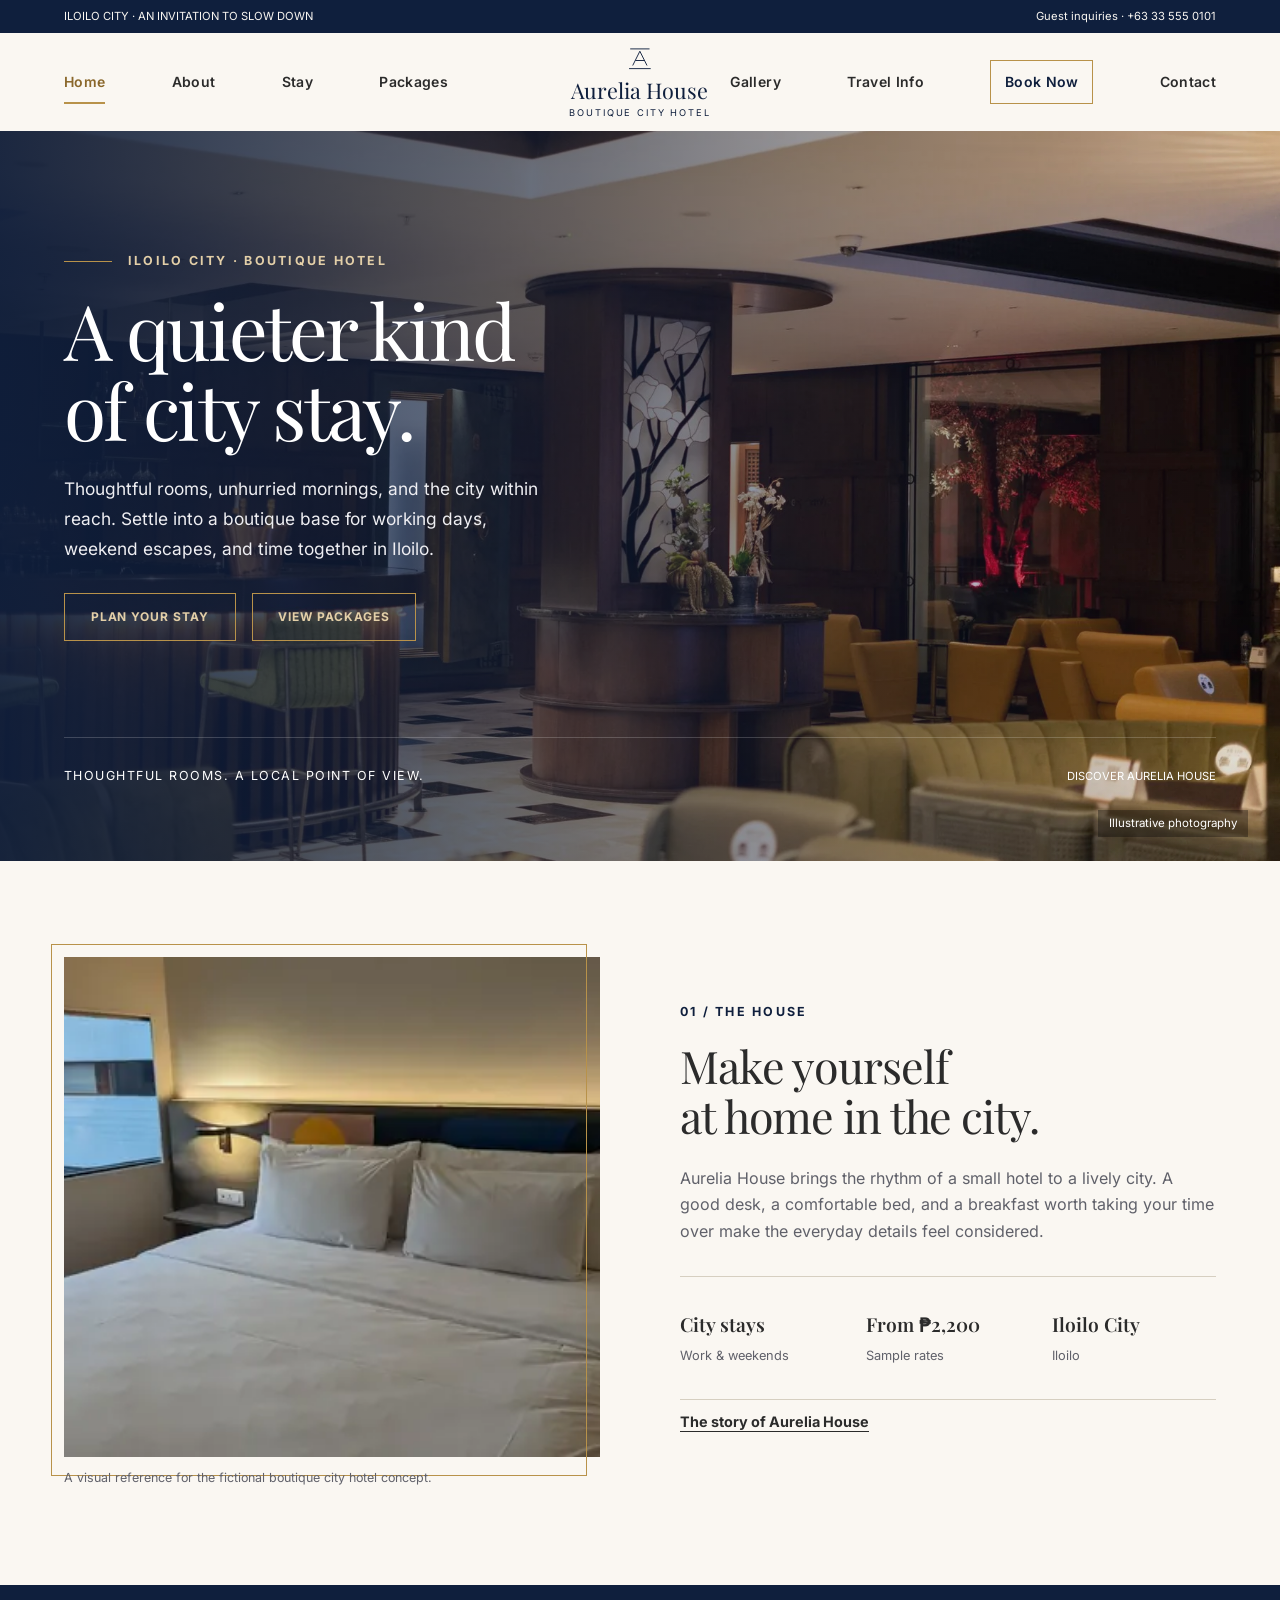
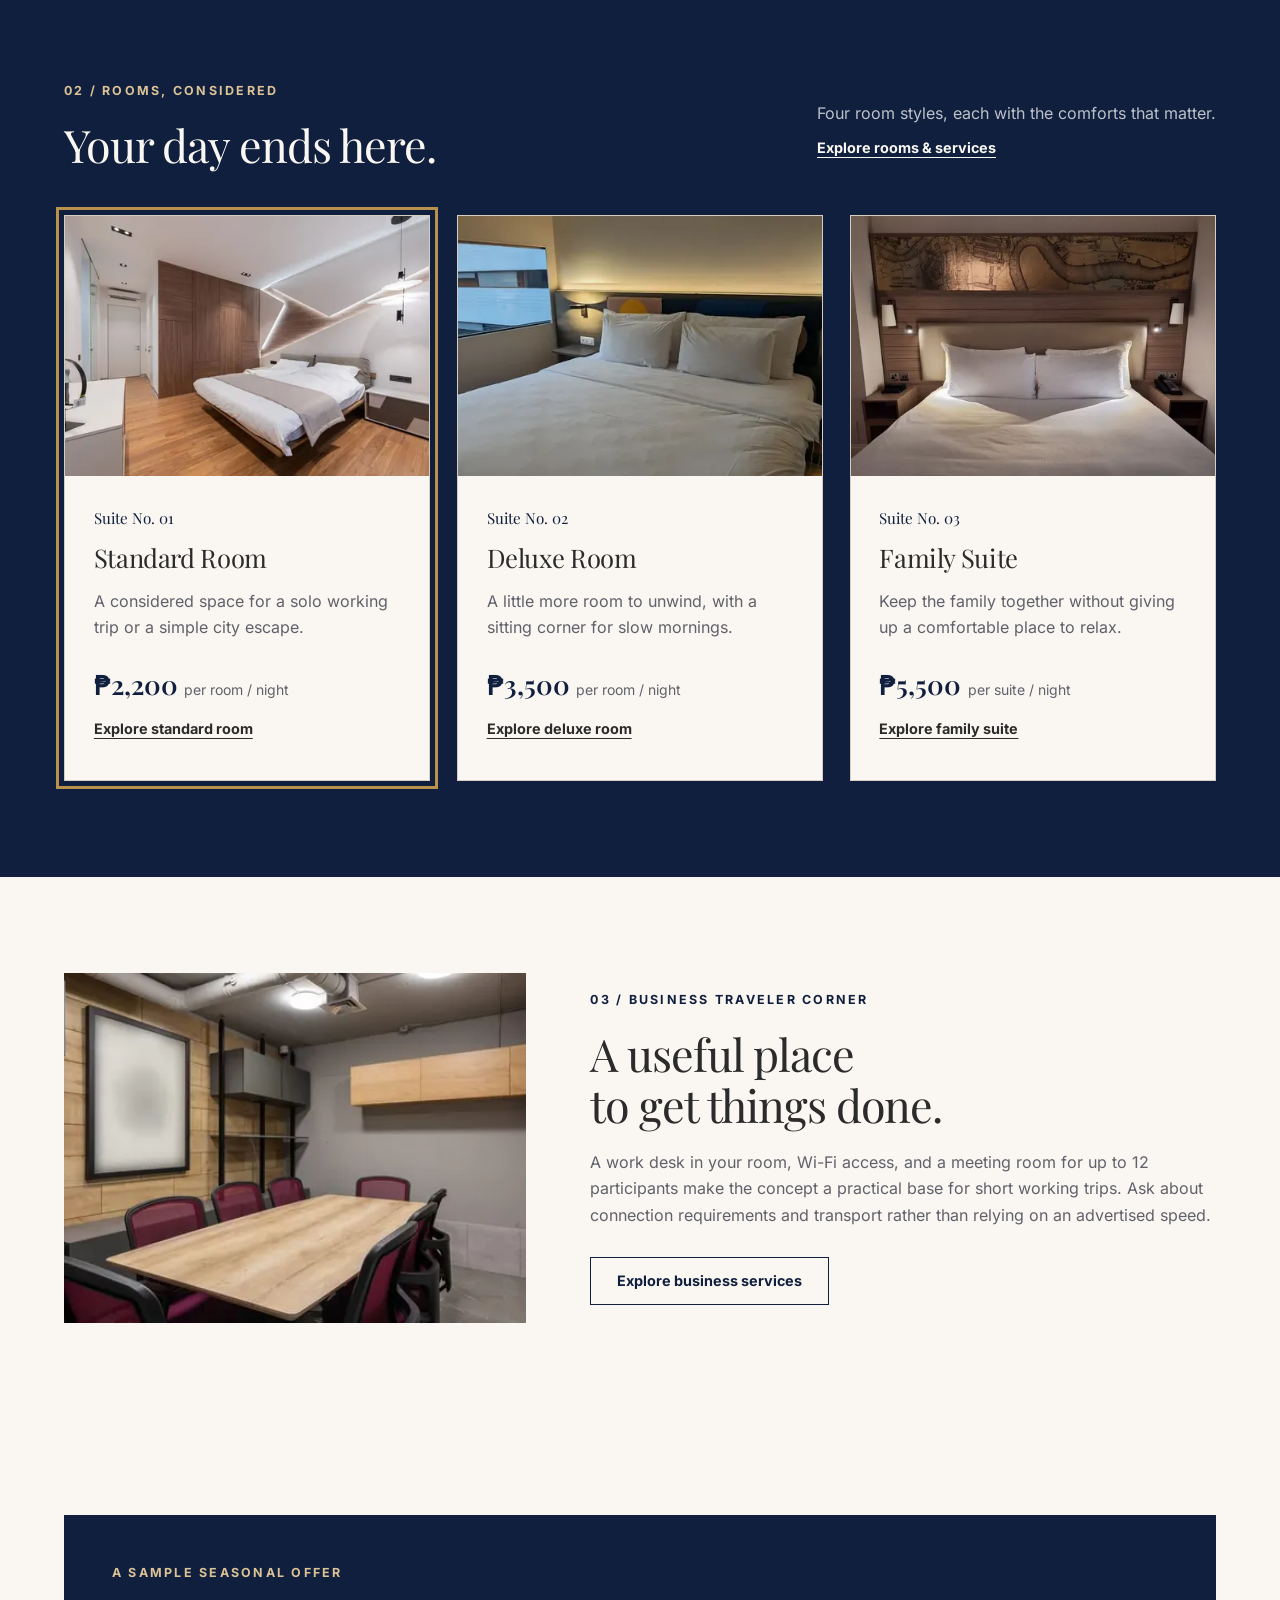
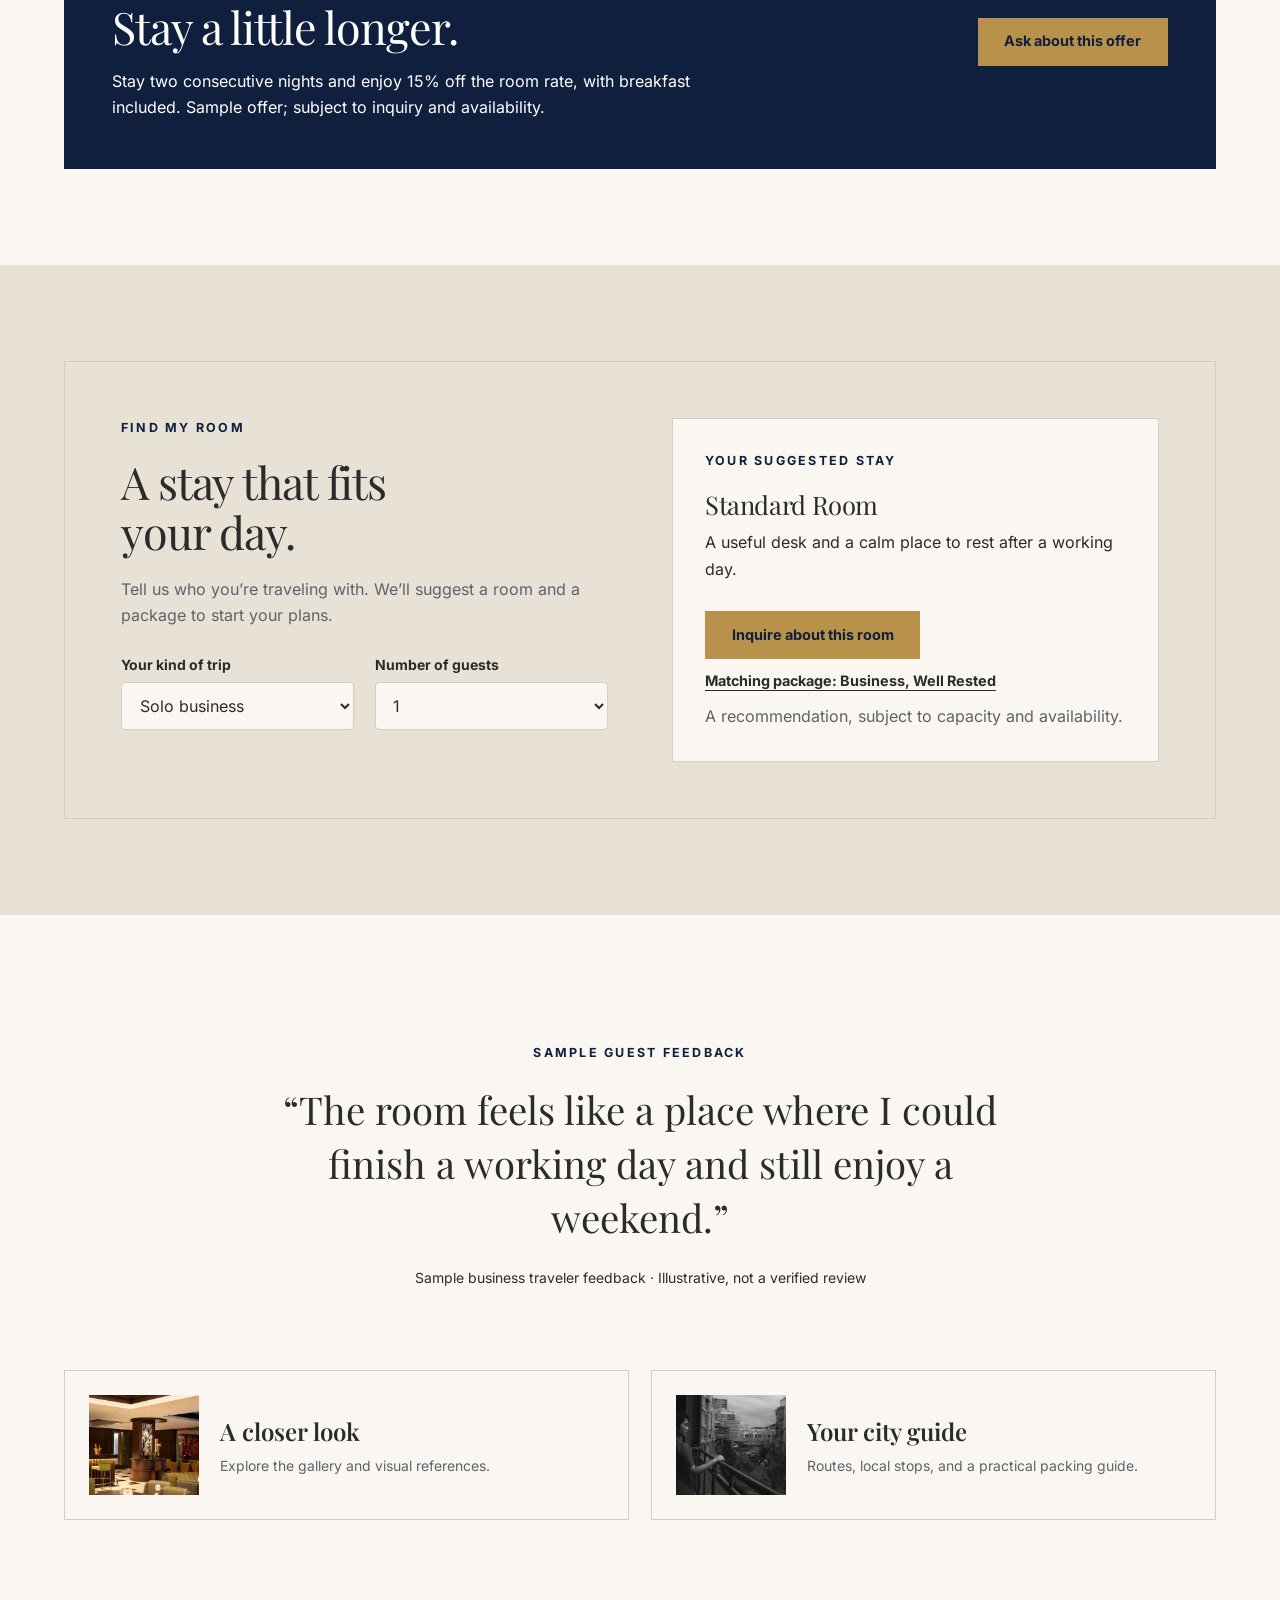
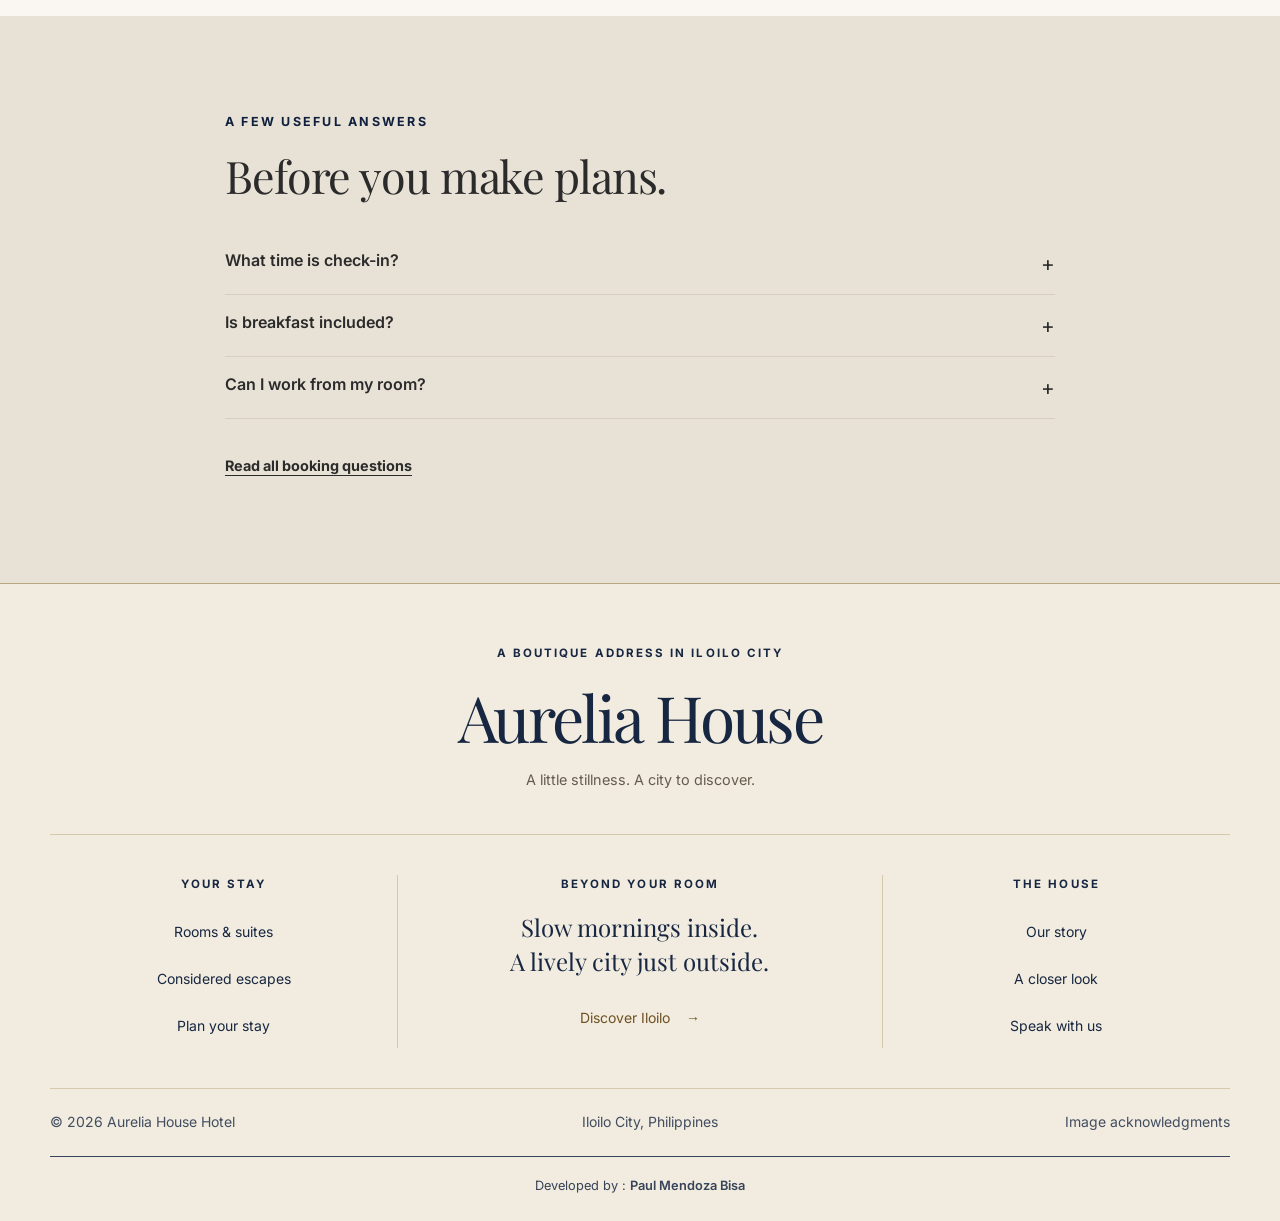
<file: index.html>
<!DOCTYPE html><html lang="en"><head><meta charset="UTF-8"><meta name="viewport" content="width=device-width, initial-scale=1"><title>Aurelia House Hotel | A Quieter City Stay in Iloilo</title><meta name="description" content="Discover Aurelia House Hotel, a fictional Iloilo City boutique stay. Compare thoughtful rooms, city packages, travel advice, and a simple inquiry planner."><meta name="theme-color" content="#0F1F3D"><meta property="og:type" content="website"><meta property="og:title" content="Aurelia House Hotel | A Quieter City Stay in Iloilo"><meta property="og:description" content="Discover Aurelia House Hotel, a fictional Iloilo City boutique stay. Compare thoughtful rooms, city packages, travel advice, and a simple inquiry planner."><meta property="og:site_name" content="Aurelia House Hotel"><link rel="icon" type="image/svg+xml" href="data:image/svg+xml,%3Csvg%20xmlns%3D%22http%3A//www.w3.org/2000/svg%22%20viewBox%3D%220%200%2050%2050%22%3E%3Crect%20width%3D%2250%22%20height%3D%2250%22%20rx%3D%220%22%20fill%3D%22%230F1F3D%22/%3E%3Cg%20transform%3D%22translate%283%203%29%20scale%28.88%29%22%20fill%3D%22none%22%20stroke%3D%22%23dcc396%22%20stroke-width%3D%222%22%3E%3Cpath%20d%3D%22M13%2033%2025%209%2037%2033M18%2025h14%22/%3E%3Cpath%20d%3D%22M7%2039h36M9%205h32%22/%3E%3C/g%3E%3C/svg%3E"><link rel="preload" href="fonts/inter-latin.woff2" as="font" type="font/woff2" crossorigin><link rel="preload" href="fonts/playfair-display-latin.woff2" as="font" type="font/woff2" crossorigin><link rel="stylesheet" href="css/style.css"><script type="application/ld+json">{"@context": "https://schema.org", "@type": "Hotel", "name": "Aurelia House Hotel", "description": "Boutique city hotel academic concept. Fictional property, rates, and contacts; no reservations or payments.", "address": {"@type": "PostalAddress", "addressLocality": "Iloilo City", "addressRegion": "Iloilo", "addressCountry": "PH"}}</script><script defer src="js/form-config.js"></script><script defer src="js/site-data.js"></script><script defer src="js/main.js"></script></head><body class="hotel"><a class="skip-link" href="#main">Skip to content</a><header class="site-header"><div class="topbar"><div class="wrap"><span>ILOILO CITY · AN INVITATION TO SLOW DOWN</span><a href="contact.html">Guest inquiries · +63 33 555 0101</a></div></div><div class="header-inner wrap"><a class="brand" href="index.html"><svg class="brand-mark" viewBox="0 0 50 50" fill="none" stroke="currentColor" stroke-width="1.6" stroke-linecap="round" stroke-linejoin="round" aria-hidden="true"><path d="M13 33 25 9 37 33M18 25h14"/><path d="M7 39h36M9 5h32"/></svg><span class="brand-text"><strong>Aurelia House</strong><span>Boutique city hotel</span></span><span class="sr-only">Home</span></a><button class="menu-toggle" aria-controls="site-nav" aria-expanded="false" aria-label="Open navigation"><svg viewBox="0 0 24 24" fill="none" stroke="currentColor" stroke-width="1.6" aria-hidden="true"><path d="M3 6h18M3 12h18M3 18h18"/></svg></button><nav class="site-nav" id="site-nav" aria-label="Main navigation"><span class="nav-mobile-brand">Aurelia House</span><button class="menu-close" aria-label="Close navigation">×</button><ul class="nav-list"><li><a  href="index.html" aria-current="page">Home</a></li><li><a  href="about.html" >About</a></li><li><a  href="stay.html" >Stay</a></li><li><a  href="packages.html" >Packages</a></li><li><a  href="gallery.html" >Gallery</a></li><li><a  href="travel-info.html" >Travel Info</a></li><li><a class="nav-book" href="booking.html" >Book Now</a></li><li><a  href="contact.html" >Contact</a></li></ul></nav></div></header><main id="main"><section class="hero"><img class="hero-image" src="images/hero-lounge.webp" srcset="images/hero-lounge-480.webp 480w, images/hero-lounge-640.webp 640w, images/hero-lounge-960.webp 960w, images/hero-lounge.webp 1800w" sizes="100vw" alt="Warm hotel lounge with modern seating and ambient lighting" width="1800" height="1165" fetchpriority="high" decoding="async"><div class="wrap"><div class="hero-content"><span class="eyebrow">Iloilo City · Boutique Hotel</span><h1>A quieter kind<br>of city stay.</h1><p class="hero-intro">Thoughtful rooms, unhurried mornings, and the city within reach. Settle into a boutique base for working days, weekend escapes, and time together in Iloilo.</p><div class="actions"><a class="button " href="booking.html">Plan your stay</a><a class="button light" href="packages.html">View packages</a></div></div><div class="hero-bottom"><span>Thoughtful rooms. A local point of view.</span><a class="hero-scroll" href="#discover">DISCOVER AURELIA HOUSE</a></div></div><span class="hero-note">Illustrative photography</span></section><section class="section " id="discover"><div class="wrap intro-split"><div class="intro-photo reveal"><img class="" src="images/room-deluxe.webp" srcset="images/room-deluxe-480.webp 480w, images/room-deluxe-640.webp 640w, images/room-deluxe-960.webp 960w, images/room-deluxe.webp 1100w" sizes="(max-width:767px) calc(100vw - 32px), (max-width:1023px) 50vw, 40vw" alt="Modern hotel bedroom with white linens beside a window" width="1100" height="733" loading="lazy" decoding="async"><p class="photo-caption">A visual reference for the fictional boutique city hotel concept.</p></div><div class="intro-copy reveal"><span class="eyebrow">01 / The house</span><h2>Make yourself<br> at home in the city.</h2><p class="muted">Aurelia House brings the rhythm of a small hotel to a lively city. A good desk, a comfortable bed, and a breakfast worth taking your time over make the everyday details feel considered.</p><div class="quick-facts"><div><strong>City stays</strong><span>Work & weekends</span></div><div><strong>From ₱2,200</strong><span>Sample rates</span></div><div><strong>Iloilo City</strong><span>Iloilo</span></div></div><a class="text-link" href="about.html">The story of Aurelia House</a></div></div></section><section class="section dark-section"><div class="wrap"><div class="section-heading"><div><span class="eyebrow">02 / Rooms, considered</span><h2>Your day ends here.</h2></div><div><p class="muted">Four room styles, each with the comforts that matter.</p><a class="text-link" href="stay.html">Explore rooms & services</a></div></div><div class="card-grid"><article class="card reveal" data-offering="standard-room"><img class="card-image" src="images/room-studio.webp" srcset="images/room-studio-480.webp 480w, images/room-studio-640.webp 640w, images/room-studio-960.webp 960w, images/room-studio.webp 1100w" sizes="(max-width:767px) calc(100vw - 32px), (max-width:1023px) 50vw, 40vw" alt="Light modern bedroom with white bedding and wooden details" width="1100" height="734" loading="lazy" decoding="async"><div class="card-body"><span class="card-tag">Suite No. 01</span><h3>Standard Room</h3><p class="muted">A considered space for a solo working trip or a simple city escape.</p><div class="card-price"><strong>₱2,200</strong><span>per room / night</span></div><a class="text-link" href="stay.html#standard-room">Explore standard room</a></div></article><article class="card reveal" data-offering="deluxe-room"><img class="card-image" src="images/room-deluxe.webp" srcset="images/room-deluxe-480.webp 480w, images/room-deluxe-640.webp 640w, images/room-deluxe-960.webp 960w, images/room-deluxe.webp 1100w" sizes="(max-width:767px) calc(100vw - 32px), (max-width:1023px) 50vw, 40vw" alt="Modern hotel bedroom with white linens beside a window" width="1100" height="733" loading="lazy" decoding="async"><div class="card-body"><span class="card-tag">Suite No. 02</span><h3>Deluxe Room</h3><p class="muted">A little more room to unwind, with a sitting corner for slow mornings.</p><div class="card-price"><strong>₱3,500</strong><span>per room / night</span></div><a class="text-link" href="stay.html#deluxe-room">Explore deluxe room</a></div></article><article class="card reveal" data-offering="family-suite"><img class="card-image" src="images/room-suite.webp" srcset="images/room-suite-480.webp 480w, images/room-suite-640.webp 640w, images/room-suite-960.webp 960w, images/room-suite.webp 1100w" sizes="(max-width:767px) calc(100vw - 32px), (max-width:1023px) 50vw, 40vw" alt="Spacious bedroom with white bedding and framed map artwork" width="1100" height="825" loading="lazy" decoding="async"><div class="card-body"><span class="card-tag">Suite No. 03</span><h3>Family Suite</h3><p class="muted">Keep the family together without giving up a comfortable place to relax.</p><div class="card-price"><strong>₱5,500</strong><span>per suite / night</span></div><a class="text-link" href="stay.html#family-suite">Explore family suite</a></div></article></div></div></section><section class="section"><div class="wrap business-corner"><div><img class="business-photo" src="images/meeting-space.webp" srcset="images/meeting-space-480.webp 480w, images/meeting-space-640.webp 640w, images/meeting-space-960.webp 960w, images/meeting-space.webp 1100w" sizes="(max-width:767px) calc(100vw - 32px), (max-width:1023px) 50vw, 40vw" alt="Contemporary meeting room with a large wooden table and office chairs" width="1100" height="734" loading="lazy" decoding="async"></div><div><span class="eyebrow">03 / Business traveler corner</span><h2>A useful place<br>to get things done.</h2><p class="muted" style="margin-top:1.2rem">A work desk in your room, Wi-Fi access, and a meeting room for up to 12 participants make the concept a practical base for short working trips. Ask about connection requirements and transport rather than relying on an advertised speed.</p><div class="actions"><a class="button secondary" href="stay.html#meeting-room">Explore business services</a></div></div></div></section><section class="section"><div class="wrap"><div class="promo reveal"><div><span class="eyebrow">A sample seasonal offer</span><h2>Stay a little longer.</h2><p>Stay two consecutive nights and enjoy 15% off the room rate, with breakfast included. Sample offer; subject to inquiry and availability.</p></div><a class="button " href="booking.html">Ask about this offer</a></div></div></section><section class="section panel-section"><div class="wrap"><div class="planner reveal" id="find-my-room"><div><span class="eyebrow">Find my room</span><h2>A stay that fits<br>your day.</h2><p class="muted">Tell us who you’re traveling with. We’ll suggest a room and a package to start your plans.</p><div id="room-finder" class="form-grid" style="margin-top:1.5rem"><div class="field"><label for="traveler-type">Your kind of trip</label><select id="traveler-type"><option value="business">Solo business</option><option value="couple">A couple’s escape</option><option value="family">Family time</option></select></div><div class="field"><label for="room-guests">Number of guests</label><select id="room-guests"><option>1</option><option>2</option><option>3</option><option>4</option></select></div></div></div><div class="planner-result" aria-live="polite"><span class="eyebrow">Your suggested stay</span><h3 id="room-result-name">Standard Room</h3><p id="room-result-reason">A useful desk and a calm place to rest.</p><div class="actions"><a class="button" id="room-result-link" href="booking.html?item=standard-room">Inquire about this room</a></div><a class="text-link" id="room-package-link" href="packages.html#business-stay">Matching package</a><p class="small muted">A recommendation, subject to capacity and availability.</p></div></div></div></section><section class="section"><div class="wrap"><div class="review reveal"><span class="eyebrow">Sample guest feedback</span><span class="stars" aria-hidden="true">✦ ✦ ✦</span><blockquote>“The room feels like a place where I could finish a working day and still enjoy a weekend.”</blockquote><cite>Sample business traveler feedback · Illustrative, not a verified review</cite></div><div class="teaser-grid"><a class="teaser" href="gallery.html"><img class="" src="images/hero-lounge.webp" srcset="images/hero-lounge-480.webp 480w, images/hero-lounge-640.webp 640w, images/hero-lounge-960.webp 960w, images/hero-lounge.webp 1800w" sizes="(max-width:767px) calc(100vw - 32px), (max-width:1023px) 50vw, 40vw" alt="Warm hotel lounge with modern seating and ambient lighting" width="1800" height="1165" loading="lazy" decoding="async"><div><strong>A closer look</strong><span>Explore the gallery and visual references.</span></div></a><a class="teaser" href="travel-info.html"><img class="" src="images/city-balcony.webp" srcset="images/city-balcony-480.webp 480w, images/city-balcony-640.webp 640w, images/city-balcony-960.webp 960w, images/city-balcony.webp 1100w" sizes="(max-width:767px) calc(100vw - 32px), (max-width:1023px) 50vw, 40vw" alt="Woman on a balcony overlooking city streets" width="1100" height="734" loading="lazy" decoding="async"><div><strong>Your city guide</strong><span>Routes, local stops, and a practical packing guide.</span></div></a></div></div></section><section class="section panel-section"><div class="wrap"><div class="faq"><span class="eyebrow">A few useful answers</span><h2>Before you make plans.</h2><details><summary>What time is check-in?</summary><p>The sample hotel policy is check-in from 2:00 PM and checkout by noon. Early arrival and late departure are requests, not guarantees.</p></details><details><summary>Is breakfast included?</summary><p>Deluxe rooms and suites include the breakfast stated on the room card. Standard Room breakfast is optional unless you choose a package.</p></details><details><summary>Can I work from my room?</summary><p>The concept includes a work desk and Wi-Fi in every room. Connection speeds are not guaranteed; ask about your meeting needs.</p></details><p class="faq-footer"><a class="text-link" href="booking.html#faq">Read all booking questions</a></p></div></div></section></main><footer class="site-footer footer-redesign aurelia-footer"><div class="footer-shell"><div class="aurelia-signature"><p class="footer-label">A boutique address in Iloilo City</p><a href="index.html" class="aurelia-wordmark">Aurelia House</a><p>A little stillness. A city to discover.</p></div><div class="aurelia-columns"><div><p class="footer-label">Your stay</p><nav aria-label="Stay navigation"><a href="stay.html">Rooms &amp; suites</a><a href="packages.html">Considered escapes</a><a href="booking.html">Plan your stay</a></nav></div><div class="aurelia-city"><p class="footer-label">Beyond your room</p><p>Slow mornings inside.<br>A lively city just outside.</p><a href="travel-info.html">Discover Iloilo <span aria-hidden="true">→</span></a></div><div><p class="footer-label">The house</p><nav aria-label="Hotel navigation"><a href="about.html">Our story</a><a href="gallery.html">A closer look</a><a href="contact.html">Speak with us</a></nav></div></div><div class="footer-end footer-fine"><p>© 2026 Aurelia House Hotel</p><p>Iloilo City, Philippines</p><a href="gallery.html#photo-credits">Image acknowledgments</a></div><div class="developer-credit"><p>Developed by : <strong>Paul Mendoza Bisa</strong></p></div></div></footer></body></html>
</file>
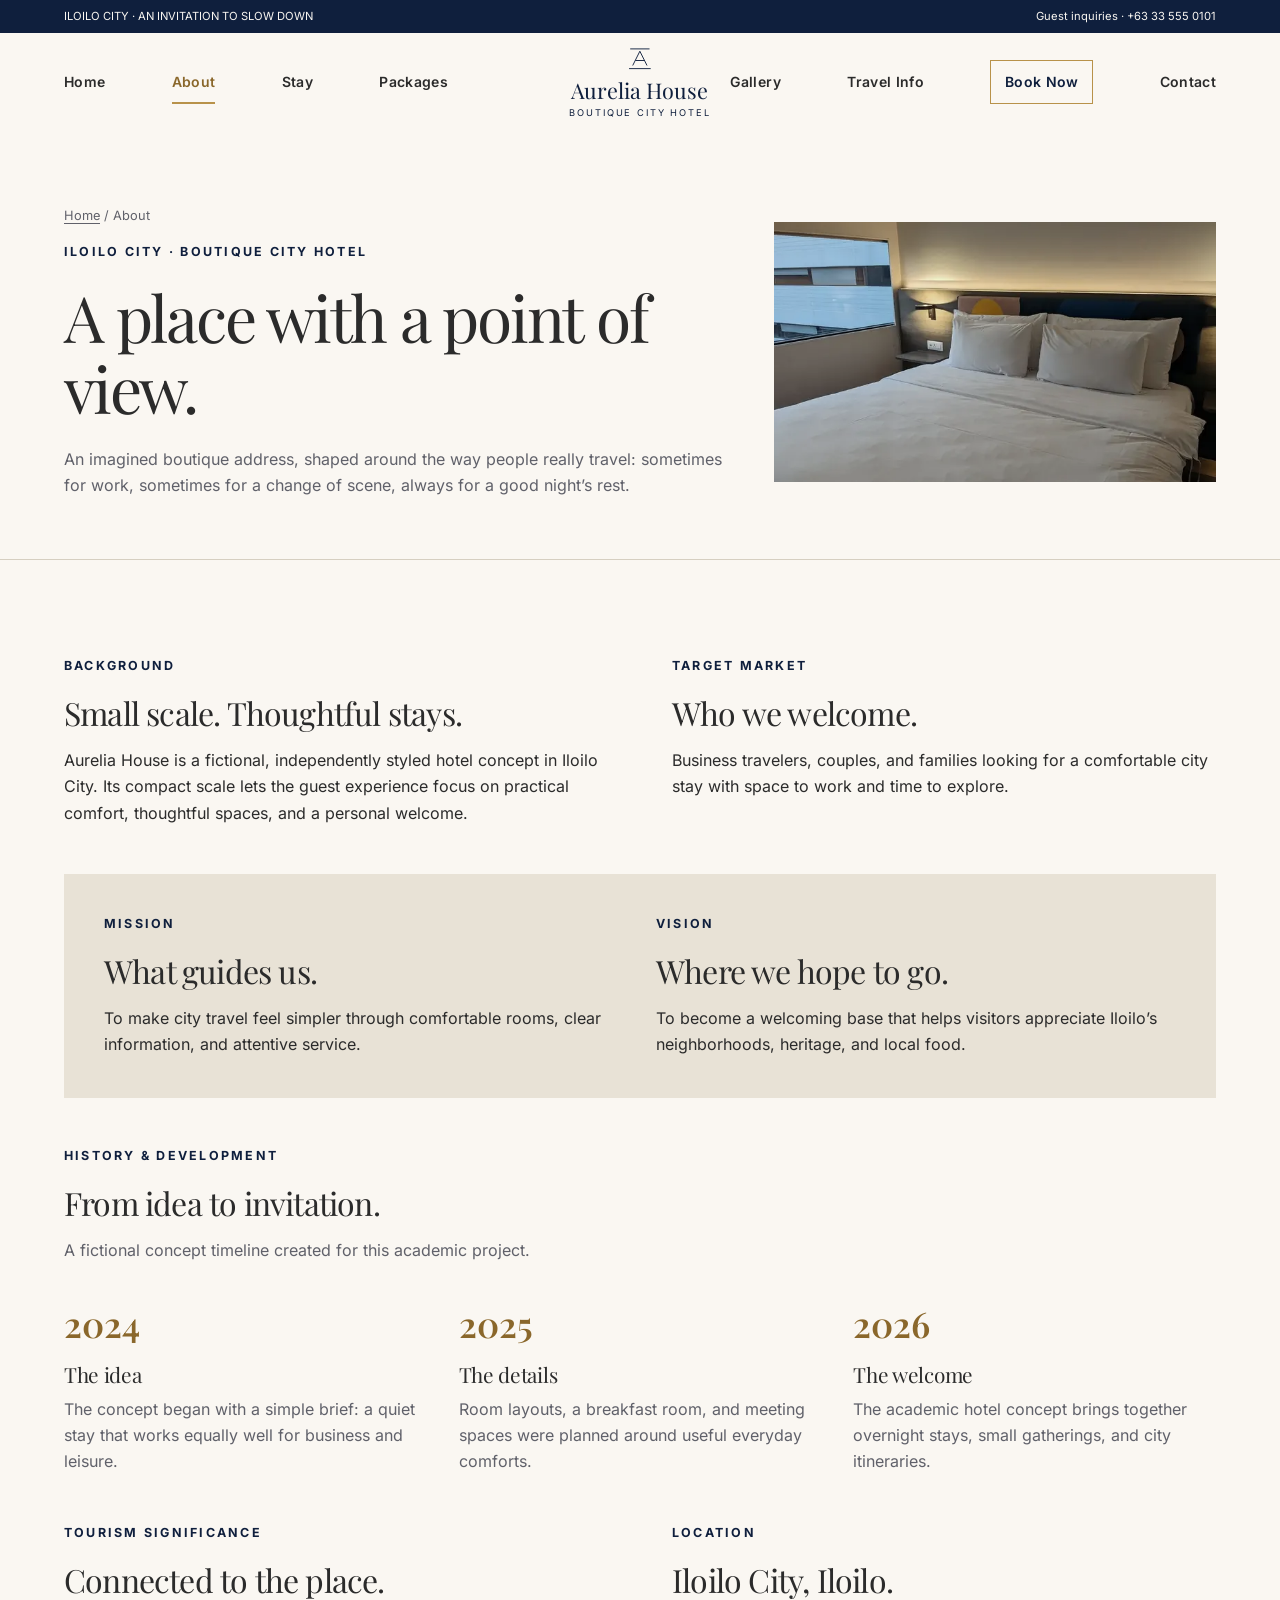
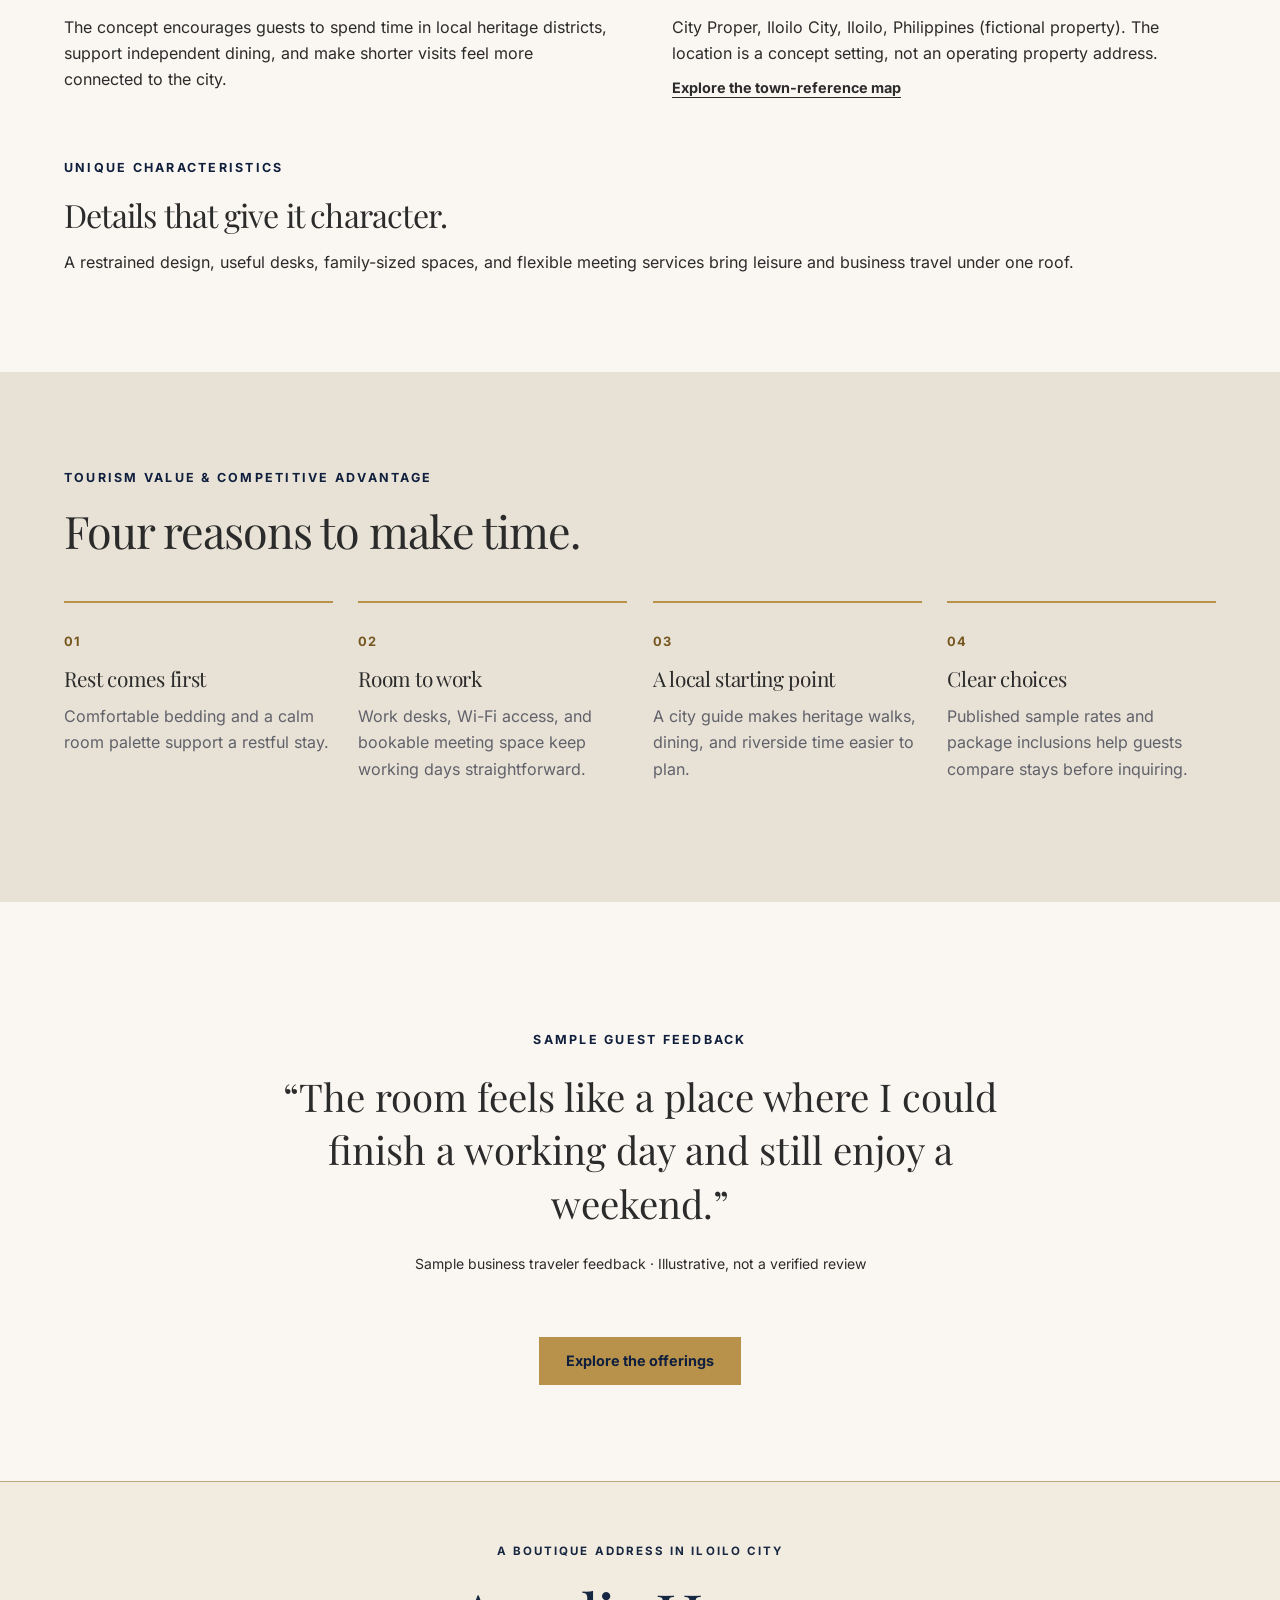
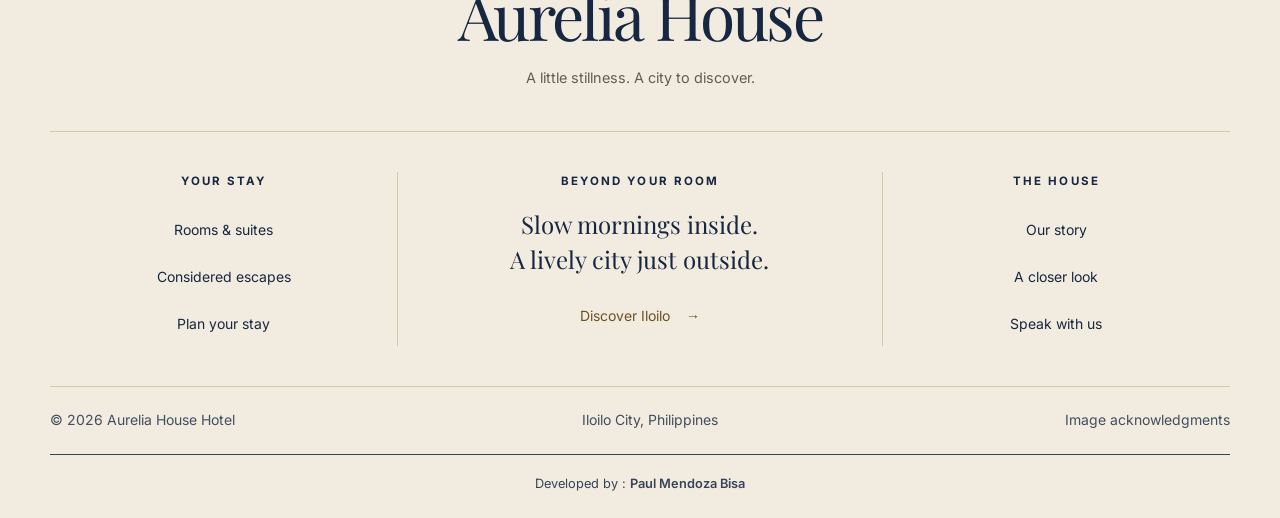
<file: about.html>
<!DOCTYPE html><html lang="en"><head><meta charset="UTF-8"><meta name="viewport" content="width=device-width, initial-scale=1"><title>Our Story &amp; Boutique City Concept | Aurelia House Hotel</title><meta name="description" content="Meet Aurelia House Hotel in Iloilo City. Explore the boutique concept, mission, history, target guests, tourism value, and thoughtful details behind the stay."><meta name="theme-color" content="#0F1F3D"><meta property="og:type" content="website"><meta property="og:title" content="Our Story &amp; Boutique City Concept | Aurelia House Hotel"><meta property="og:description" content="Meet Aurelia House Hotel in Iloilo City. Explore the boutique concept, mission, history, target guests, tourism value, and thoughtful details behind the stay."><meta property="og:site_name" content="Aurelia House Hotel"><link rel="icon" type="image/svg+xml" href="data:image/svg+xml,%3Csvg%20xmlns%3D%22http%3A//www.w3.org/2000/svg%22%20viewBox%3D%220%200%2050%2050%22%3E%3Crect%20width%3D%2250%22%20height%3D%2250%22%20rx%3D%220%22%20fill%3D%22%230F1F3D%22/%3E%3Cg%20transform%3D%22translate%283%203%29%20scale%28.88%29%22%20fill%3D%22none%22%20stroke%3D%22%23dcc396%22%20stroke-width%3D%222%22%3E%3Cpath%20d%3D%22M13%2033%2025%209%2037%2033M18%2025h14%22/%3E%3Cpath%20d%3D%22M7%2039h36M9%205h32%22/%3E%3C/g%3E%3C/svg%3E"><link rel="preload" href="fonts/inter-latin.woff2" as="font" type="font/woff2" crossorigin><link rel="preload" href="fonts/playfair-display-latin.woff2" as="font" type="font/woff2" crossorigin><link rel="stylesheet" href="css/style.css"><script defer src="js/form-config.js"></script><script defer src="js/site-data.js"></script><script defer src="js/main.js"></script></head><body class="hotel"><a class="skip-link" href="#main">Skip to content</a><header class="site-header"><div class="topbar"><div class="wrap"><span>ILOILO CITY · AN INVITATION TO SLOW DOWN</span><a href="contact.html">Guest inquiries · +63 33 555 0101</a></div></div><div class="header-inner wrap"><a class="brand" href="index.html"><svg class="brand-mark" viewBox="0 0 50 50" fill="none" stroke="currentColor" stroke-width="1.6" stroke-linecap="round" stroke-linejoin="round" aria-hidden="true"><path d="M13 33 25 9 37 33M18 25h14"/><path d="M7 39h36M9 5h32"/></svg><span class="brand-text"><strong>Aurelia House</strong><span>Boutique city hotel</span></span><span class="sr-only">Home</span></a><button class="menu-toggle" aria-controls="site-nav" aria-expanded="false" aria-label="Open navigation"><svg viewBox="0 0 24 24" fill="none" stroke="currentColor" stroke-width="1.6" aria-hidden="true"><path d="M3 6h18M3 12h18M3 18h18"/></svg></button><nav class="site-nav" id="site-nav" aria-label="Main navigation"><span class="nav-mobile-brand">Aurelia House</span><button class="menu-close" aria-label="Close navigation">×</button><ul class="nav-list"><li><a  href="index.html" >Home</a></li><li><a  href="about.html" aria-current="page">About</a></li><li><a  href="stay.html" >Stay</a></li><li><a  href="packages.html" >Packages</a></li><li><a  href="gallery.html" >Gallery</a></li><li><a  href="travel-info.html" >Travel Info</a></li><li><a class="nav-book" href="booking.html" >Book Now</a></li><li><a  href="contact.html" >Contact</a></li></ul></nav></div></header><main id="main"><section class="subhero"><div class="wrap"><div><div class="breadcrumb"><a href="index.html">Home</a> / About</div><span class="eyebrow">Iloilo City · Boutique city hotel</span><h1>A place with a point of view.</h1><p class="muted">An imagined boutique address, shaped around the way people really travel: sometimes for work, sometimes for a change of scene, always for a good night’s rest.</p></div><img class="" src="images/room-deluxe.webp" srcset="images/room-deluxe-480.webp 480w, images/room-deluxe-640.webp 640w, images/room-deluxe-960.webp 960w, images/room-deluxe.webp 1100w" sizes="(max-width:767px) calc(100vw - 32px), (max-width:1023px) 50vw, 40vw" alt="Modern hotel bedroom with white linens beside a window" width="1100" height="733" fetchpriority="high" decoding="async"></div></section><section class="section"><div class="wrap about-grid"><div class="about-block"><span class="eyebrow">Background</span><h2>Small scale. Thoughtful stays.</h2><p>Aurelia House is a fictional, independently styled hotel concept in Iloilo City. Its compact scale lets the guest experience focus on practical comfort, thoughtful spaces, and a personal welcome.</p></div><div class="about-block"><span class="eyebrow">Target market</span><h2>Who we welcome.</h2><p>Business travelers, couples, and families looking for a comfortable city stay with space to work and time to explore.</p></div><div class="about-block wide mission-vision"><div><span class="eyebrow">Mission</span><h2>What guides us.</h2><p>To make city travel feel simpler through comfortable rooms, clear information, and attentive service.</p></div><div><span class="eyebrow">Vision</span><h2>Where we hope to go.</h2><p>To become a welcoming base that helps visitors appreciate Iloilo’s neighborhoods, heritage, and local food.</p></div></div><div class="about-block wide"><span class="eyebrow">History & development</span><h2>From idea to invitation.</h2><p class="muted" style="margin-top:1rem">A fictional concept timeline created for this academic project.</p><div class="timeline"><div><strong>2024</strong><h3>The idea</h3><p class="muted">The concept began with a simple brief: a quiet stay that works equally well for business and leisure.</p></div><div><strong>2025</strong><h3>The details</h3><p class="muted">Room layouts, a breakfast room, and meeting spaces were planned around useful everyday comforts.</p></div><div><strong>2026</strong><h3>The welcome</h3><p class="muted">The academic hotel concept brings together overnight stays, small gatherings, and city itineraries.</p></div></div></div><div class="about-block"><span class="eyebrow">Tourism significance</span><h2>Connected to the place.</h2><p>The concept encourages guests to spend time in local heritage districts, support independent dining, and make shorter visits feel more connected to the city.</p></div><div class="about-block"><span class="eyebrow">Location</span><h2>Iloilo City, Iloilo.</h2><p>City Proper, Iloilo City, Iloilo, Philippines (fictional property). The location is a concept setting, not an operating property address.</p><a class="text-link" href="travel-info.html#location-map">Explore the town-reference map</a></div><div class="about-block wide"><span class="eyebrow">Unique characteristics</span><h2>Details that give it character.</h2><p>A restrained design, useful desks, family-sized spaces, and flexible meeting services bring leisure and business travel under one roof.</p></div></div></section><section class="section panel-section"><div class="wrap"><div class="section-heading"><div><span class="eyebrow">Tourism value & competitive advantage</span><h2>Four reasons to make time.</h2></div><div></div></div><div class="feature-grid"><div class="feature-tile"><span class="feature-index">01</span><h3>Rest comes first</h3><p class="muted">Comfortable bedding and a calm room palette support a restful stay.</p></div><div class="feature-tile"><span class="feature-index">02</span><h3>Room to work</h3><p class="muted">Work desks, Wi-Fi access, and bookable meeting space keep working days straightforward.</p></div><div class="feature-tile"><span class="feature-index">03</span><h3>A local starting point</h3><p class="muted">A city guide makes heritage walks, dining, and riverside time easier to plan.</p></div><div class="feature-tile"><span class="feature-index">04</span><h3>Clear choices</h3><p class="muted">Published sample rates and package inclusions help guests compare stays before inquiring.</p></div></div></div></section><section class="section"><div class="wrap"><div class="review reveal"><span class="eyebrow">Sample guest feedback</span><span class="stars" aria-hidden="true">✦ ✦ ✦</span><blockquote>“The room feels like a place where I could finish a working day and still enjoy a weekend.”</blockquote><cite>Sample business traveler feedback · Illustrative, not a verified review</cite></div><div class="actions" style="justify-content:center"><a class="button " href="stay.html">Explore the offerings</a></div></div></section></main><footer class="site-footer footer-redesign aurelia-footer"><div class="footer-shell"><div class="aurelia-signature"><p class="footer-label">A boutique address in Iloilo City</p><a href="index.html" class="aurelia-wordmark">Aurelia House</a><p>A little stillness. A city to discover.</p></div><div class="aurelia-columns"><div><p class="footer-label">Your stay</p><nav aria-label="Stay navigation"><a href="stay.html">Rooms &amp; suites</a><a href="packages.html">Considered escapes</a><a href="booking.html">Plan your stay</a></nav></div><div class="aurelia-city"><p class="footer-label">Beyond your room</p><p>Slow mornings inside.<br>A lively city just outside.</p><a href="travel-info.html">Discover Iloilo <span aria-hidden="true">→</span></a></div><div><p class="footer-label">The house</p><nav aria-label="Hotel navigation"><a href="about.html">Our story</a><a href="gallery.html">A closer look</a><a href="contact.html">Speak with us</a></nav></div></div><div class="footer-end footer-fine"><p>© 2026 Aurelia House Hotel</p><p>Iloilo City, Philippines</p><a href="gallery.html#photo-credits">Image acknowledgments</a></div><div class="developer-credit"><p>Developed by : <strong>Paul Mendoza Bisa</strong></p></div></div></footer></body></html>
</file>
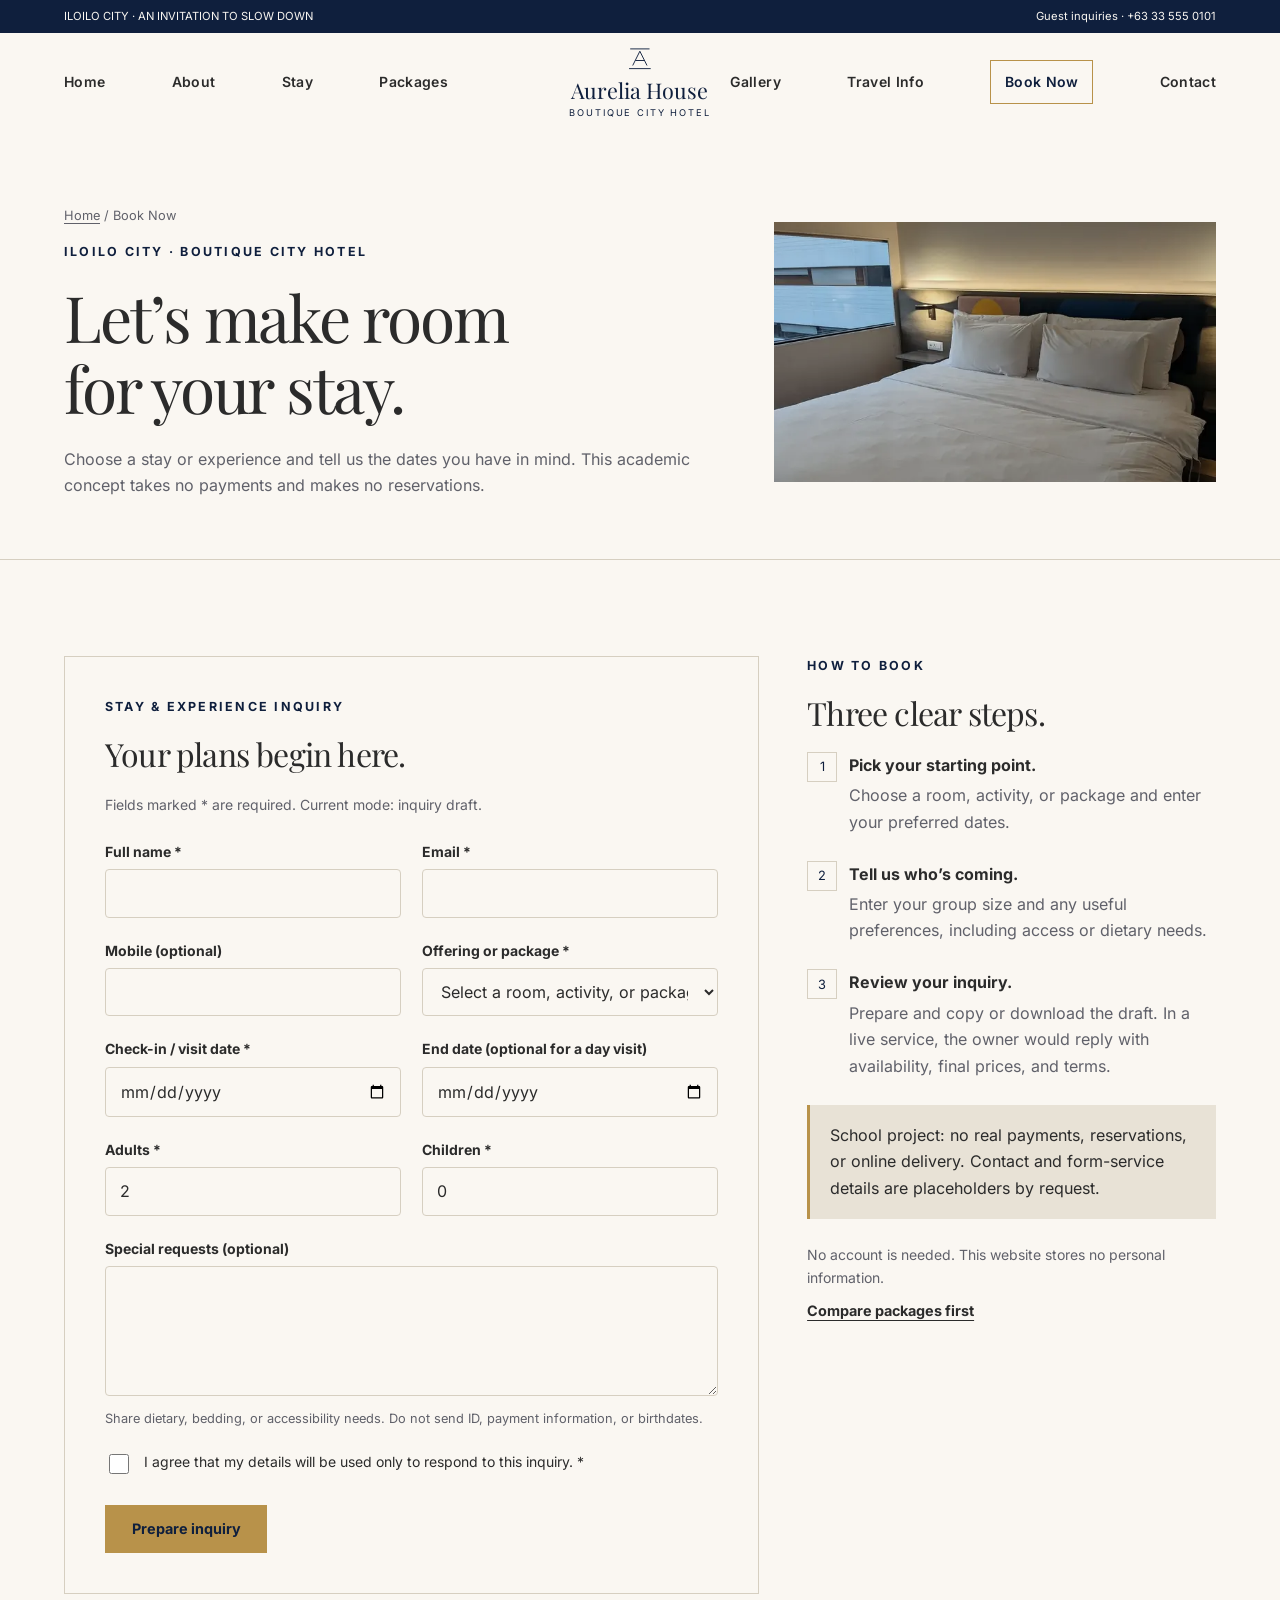
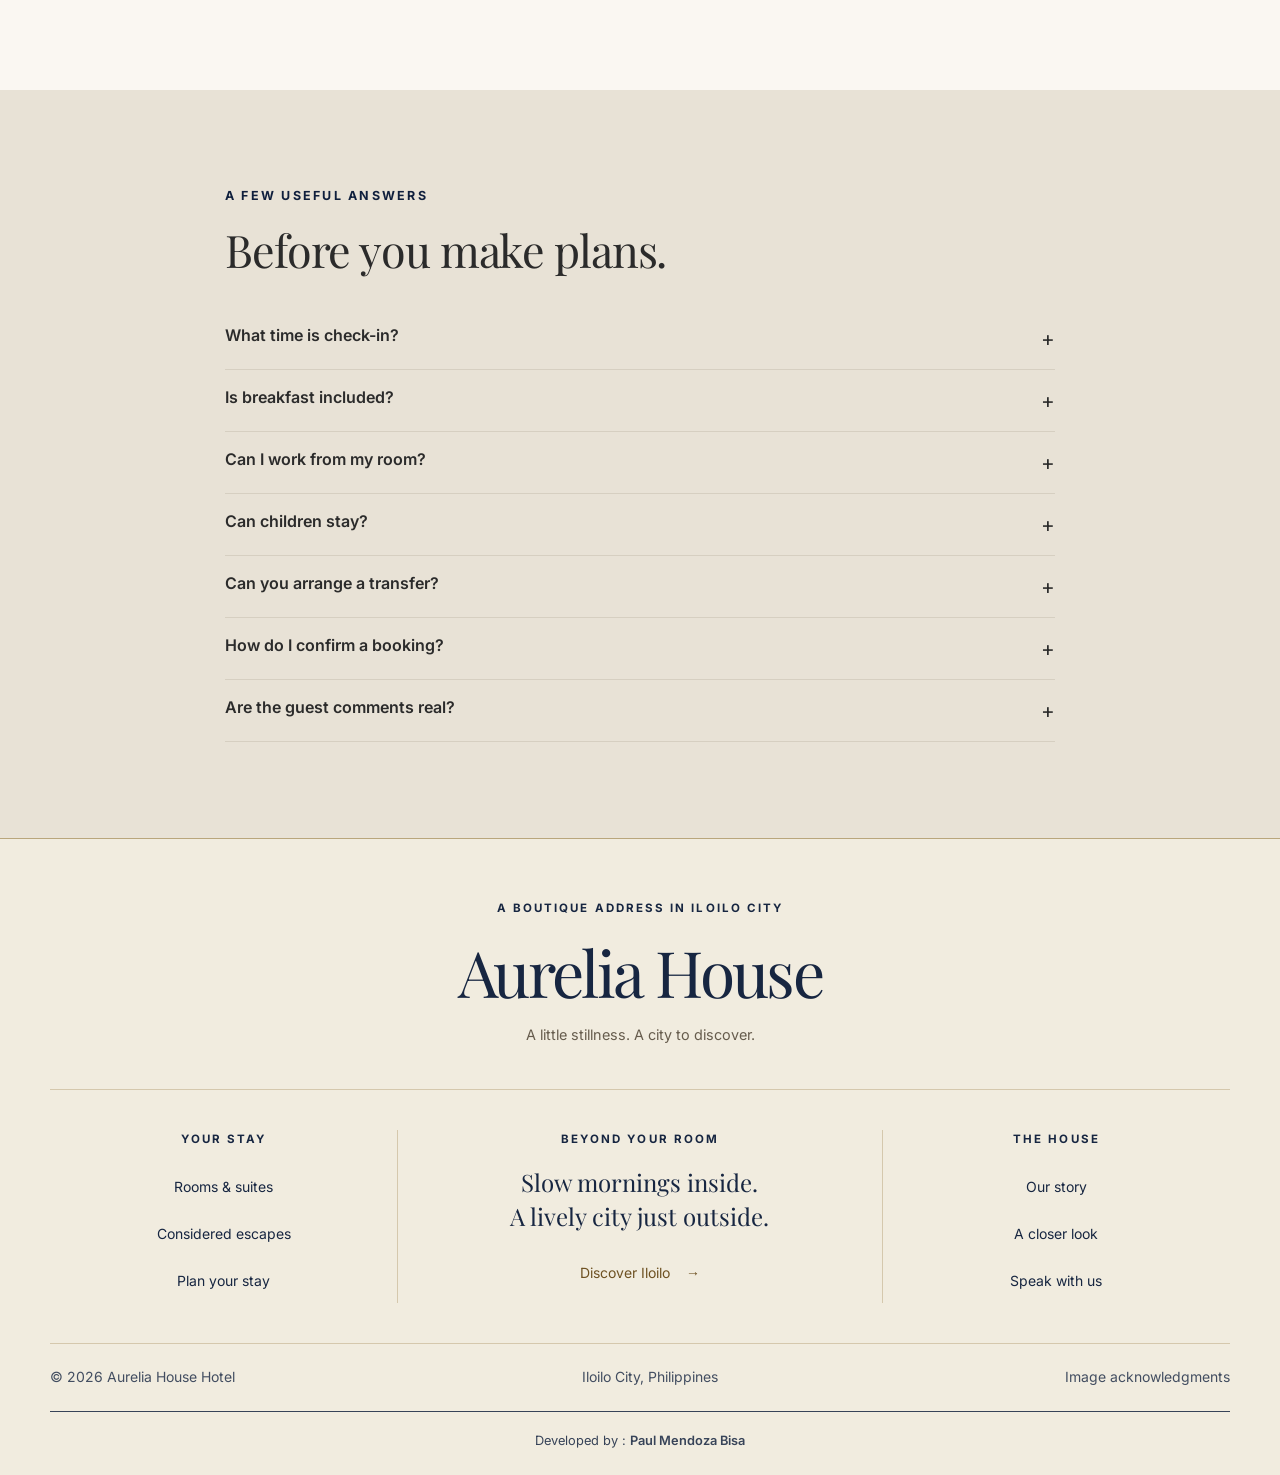
<file: booking.html>
<!DOCTYPE html><html lang="en"><head><meta charset="UTF-8"><meta name="viewport" content="width=device-width, initial-scale=1"><title>Plan Your Stay &amp; Prepare an Inquiry | Aurelia House Hotel</title><meta name="description" content="Prepare a room or package inquiry for Aurelia House Hotel. Choose dates and party size, review booking answers, and create a clear draft without payment."><meta name="theme-color" content="#0F1F3D"><meta property="og:type" content="website"><meta property="og:title" content="Plan Your Stay &amp; Prepare an Inquiry | Aurelia House Hotel"><meta property="og:description" content="Prepare a room or package inquiry for Aurelia House Hotel. Choose dates and party size, review booking answers, and create a clear draft without payment."><meta property="og:site_name" content="Aurelia House Hotel"><link rel="icon" type="image/svg+xml" href="data:image/svg+xml,%3Csvg%20xmlns%3D%22http%3A//www.w3.org/2000/svg%22%20viewBox%3D%220%200%2050%2050%22%3E%3Crect%20width%3D%2250%22%20height%3D%2250%22%20rx%3D%220%22%20fill%3D%22%230F1F3D%22/%3E%3Cg%20transform%3D%22translate%283%203%29%20scale%28.88%29%22%20fill%3D%22none%22%20stroke%3D%22%23dcc396%22%20stroke-width%3D%222%22%3E%3Cpath%20d%3D%22M13%2033%2025%209%2037%2033M18%2025h14%22/%3E%3Cpath%20d%3D%22M7%2039h36M9%205h32%22/%3E%3C/g%3E%3C/svg%3E"><link rel="preload" href="fonts/inter-latin.woff2" as="font" type="font/woff2" crossorigin><link rel="preload" href="fonts/playfair-display-latin.woff2" as="font" type="font/woff2" crossorigin><link rel="stylesheet" href="css/style.css"><script defer src="js/form-config.js"></script><script defer src="js/site-data.js"></script><script defer src="js/main.js"></script></head><body class="hotel"><a class="skip-link" href="#main">Skip to content</a><header class="site-header"><div class="topbar"><div class="wrap"><span>ILOILO CITY · AN INVITATION TO SLOW DOWN</span><a href="contact.html">Guest inquiries · +63 33 555 0101</a></div></div><div class="header-inner wrap"><a class="brand" href="index.html"><svg class="brand-mark" viewBox="0 0 50 50" fill="none" stroke="currentColor" stroke-width="1.6" stroke-linecap="round" stroke-linejoin="round" aria-hidden="true"><path d="M13 33 25 9 37 33M18 25h14"/><path d="M7 39h36M9 5h32"/></svg><span class="brand-text"><strong>Aurelia House</strong><span>Boutique city hotel</span></span><span class="sr-only">Home</span></a><button class="menu-toggle" aria-controls="site-nav" aria-expanded="false" aria-label="Open navigation"><svg viewBox="0 0 24 24" fill="none" stroke="currentColor" stroke-width="1.6" aria-hidden="true"><path d="M3 6h18M3 12h18M3 18h18"/></svg></button><nav class="site-nav" id="site-nav" aria-label="Main navigation"><span class="nav-mobile-brand">Aurelia House</span><button class="menu-close" aria-label="Close navigation">×</button><ul class="nav-list"><li><a  href="index.html" >Home</a></li><li><a  href="about.html" >About</a></li><li><a  href="stay.html" >Stay</a></li><li><a  href="packages.html" >Packages</a></li><li><a  href="gallery.html" >Gallery</a></li><li><a  href="travel-info.html" >Travel Info</a></li><li><a class="nav-book" href="booking.html" aria-current="page">Book Now</a></li><li><a  href="contact.html" >Contact</a></li></ul></nav></div></header><main id="main"><section class="subhero"><div class="wrap"><div><div class="breadcrumb"><a href="index.html">Home</a> / Book Now</div><span class="eyebrow">Iloilo City · Boutique city hotel</span><h1>Let’s make room<br>for your stay.</h1><p class="muted">Choose a stay or experience and tell us the dates you have in mind. This academic concept takes no payments and makes no reservations.</p></div><img class="" src="images/room-deluxe.webp" srcset="images/room-deluxe-480.webp 480w, images/room-deluxe-640.webp 640w, images/room-deluxe-960.webp 960w, images/room-deluxe.webp 1100w" sizes="(max-width:767px) calc(100vw - 32px), (max-width:1023px) 50vw, 40vw" alt="Modern hotel bedroom with white linens beside a window" width="1100" height="733" fetchpriority="high" decoding="async"></div></section><section class="section"><div class="wrap form-layout"><div class="form-card"><span class="eyebrow">Stay & experience inquiry</span><h2 style="font-size:2rem;margin-bottom:1.3rem">Your plans begin here.</h2><form class="inquiry-form" data-kind="booking" novalidate><p class="small muted" style="margin-bottom:1.5rem">Fields marked * are required. Current mode: inquiry draft.</p><p class="error-summary" role="alert"></p><div class="form-grid"><div class="field "><label for="f-name" >Full name *</label><input id="f-name" name="name" type="text" value="" required autocomplete="name" maxlength="100" aria-describedby="f-name-error"><span class="field-error" id="f-name-error"></span></div><div class="field "><label for="f-email" >Email *</label><input id="f-email" name="email" type="email" value="" required autocomplete="email" maxlength="160" aria-describedby="f-email-error"><span class="field-error" id="f-email-error"></span></div><div class="field "><label for="f-mobile" >Mobile (optional)</label><input id="f-mobile" name="mobile" type="tel" value=""  autocomplete="tel" maxlength="30" aria-describedby="f-mobile-error"><span class="field-error" id="f-mobile-error"></span></div><div class="field"><label for="f-item">Offering or package *</label><select name="item" id="f-item" required aria-describedby="f-item-error"><option value="">Select a room, activity, or package</option><optgroup label="Rooms & services"><option value="standard-room" data-overnight="true">Standard Room</option><option value="deluxe-room" data-overnight="true">Deluxe Room</option><option value="family-suite" data-overnight="true">Family Suite</option><option value="executive-suite" data-overnight="true">Executive Suite</option><option value="meeting-room" data-overnight="false">The Meeting Room</option><option value="breakfast-table" data-overnight="false">The Breakfast Table</option><option value="station-transfer" data-overnight="false">Arrival Transfer</option></optgroup><optgroup label="Packages"><option value="business-stay" data-overnight="true">Business, Well Rested</option><option value="romantic-staycation" data-overnight="true">Just the Two of You</option><option value="family-city-weekend" data-overnight="true">A City Weekend Together</option></optgroup></select><span id="f-item-error" class="field-error"></span></div><div class="field "><label for="f-checkin" >Check-in / visit date *</label><input id="f-checkin" name="checkin" type="date" value="" required  aria-describedby="f-checkin-error"><span class="field-error" id="f-checkin-error"></span></div><div class="field "><label for="f-checkout" id="checkout-label">Check-out date *</label><input id="f-checkout" name="checkout" type="date" value="" required  aria-describedby="f-checkout-error"><span class="field-error" id="f-checkout-error"></span></div><div class="field "><label for="f-adults" >Adults *</label><input id="f-adults" name="adults" type="number" value="2" required min="1" max="30" step="1" aria-describedby="f-adults-error"><span class="field-error" id="f-adults-error"></span></div><div class="field "><label for="f-children" >Children *</label><input id="f-children" name="children" type="number" value="0" required min="0" max="20" step="1" aria-describedby="f-children-error"><span class="field-error" id="f-children-error"></span></div><div class="field full"><label for="f-message" >Special requests (optional)</label><textarea id="f-message" name="message" maxlength="2000" aria-describedby="f-message-error" ></textarea><span class="field-error" id="f-message-error"></span><span class="hint">Share dietary, bedding, or accessibility needs. Do not send ID, payment information, or birthdates.</span></div><div class="full"><label class="check-row"><input type="checkbox" name="consent" id="f-consent" required aria-describedby="f-consent-error"><span>I agree that my details will be used only to respond to this inquiry. *</span></label><span class="field-error" id="f-consent-error"></span></div></div><label class="honeypot" aria-hidden="true">Leave this field empty<input name="website" tabindex="-1" autocomplete="off"></label><div class="actions"><button class="button" type="submit">Prepare inquiry</button></div><div class="form-status" hidden role="status" aria-live="polite"><h3>Your inquiry draft is ready.</h3><p class="status-copy"></p><pre></pre><div class="actions draft-actions"><button class="button secondary copy-draft" type="button">Copy draft</button><button class="button secondary download-draft" type="button">Download draft</button></div></div><noscript><div class="notice">Enable JavaScript to validate and prepare this draft. You can still browse the property information and contact details.</div></noscript></form></div><aside class="form-aside"><span class="eyebrow">How to book</span><h2>Three clear steps.</h2><ol class="steps"><li><strong>Pick your starting point.</strong><p>Choose a room, activity, or package and enter your preferred dates.</p></li><li><strong>Tell us who’s coming.</strong><p>Enter your group size and any useful preferences, including access or dietary needs.</p></li><li><strong>Review your inquiry.</strong><p>Prepare and copy or download the draft. In a live service, the owner would reply with availability, final prices, and terms.</p></li></ol><div class="notice">School project: no real payments, reservations, or online delivery. Contact and form-service details are placeholders by request.</div><p class="small muted">No account is needed. This website stores no personal information. </p><a class="text-link" href="packages.html">Compare packages first</a></aside></div></section><section class="section panel-section" id="faq"><div class="wrap"><div class="faq"><span class="eyebrow">A few useful answers</span><h2>Before you make plans.</h2><details><summary>What time is check-in?</summary><p>The sample hotel policy is check-in from 2:00 PM and checkout by noon. Early arrival and late departure are requests, not guarantees.</p></details><details><summary>Is breakfast included?</summary><p>Deluxe rooms and suites include the breakfast stated on the room card. Standard Room breakfast is optional unless you choose a package.</p></details><details><summary>Can I work from my room?</summary><p>The concept includes a work desk and Wi-Fi in every room. Connection speeds are not guaranteed; ask about your meeting needs.</p></details><details><summary>Can children stay?</summary><p>Yes. The Family Suite accommodates up to four guests. Add ages only in the optional message if you need a bedding or dining recommendation; do not send birthdates.</p></details><details><summary>Can you arrange a transfer?</summary><p>Arrival transfers are a separate service. Mention your arrival terminal and preferred pickup time in the inquiry.</p></details><details><summary>How do I confirm a booking?</summary><p>Send a request with dates and a room or package. A real property would reply with availability and final terms; this academic site makes no reservations or payments.</p></details><details><summary>Are the guest comments real?</summary><p>The comments are clearly labeled sample guest feedback, written to illustrate the concept. They are not verified reviews.</p></details></div></div></section></main><footer class="site-footer footer-redesign aurelia-footer"><div class="footer-shell"><div class="aurelia-signature"><p class="footer-label">A boutique address in Iloilo City</p><a href="index.html" class="aurelia-wordmark">Aurelia House</a><p>A little stillness. A city to discover.</p></div><div class="aurelia-columns"><div><p class="footer-label">Your stay</p><nav aria-label="Stay navigation"><a href="stay.html">Rooms &amp; suites</a><a href="packages.html">Considered escapes</a><a href="booking.html">Plan your stay</a></nav></div><div class="aurelia-city"><p class="footer-label">Beyond your room</p><p>Slow mornings inside.<br>A lively city just outside.</p><a href="travel-info.html">Discover Iloilo <span aria-hidden="true">→</span></a></div><div><p class="footer-label">The house</p><nav aria-label="Hotel navigation"><a href="about.html">Our story</a><a href="gallery.html">A closer look</a><a href="contact.html">Speak with us</a></nav></div></div><div class="footer-end footer-fine"><p>© 2026 Aurelia House Hotel</p><p>Iloilo City, Philippines</p><a href="gallery.html#photo-credits">Image acknowledgments</a></div><div class="developer-credit"><p>Developed by : <strong>Paul Mendoza Bisa</strong></p></div></div></footer></body></html>
</file>
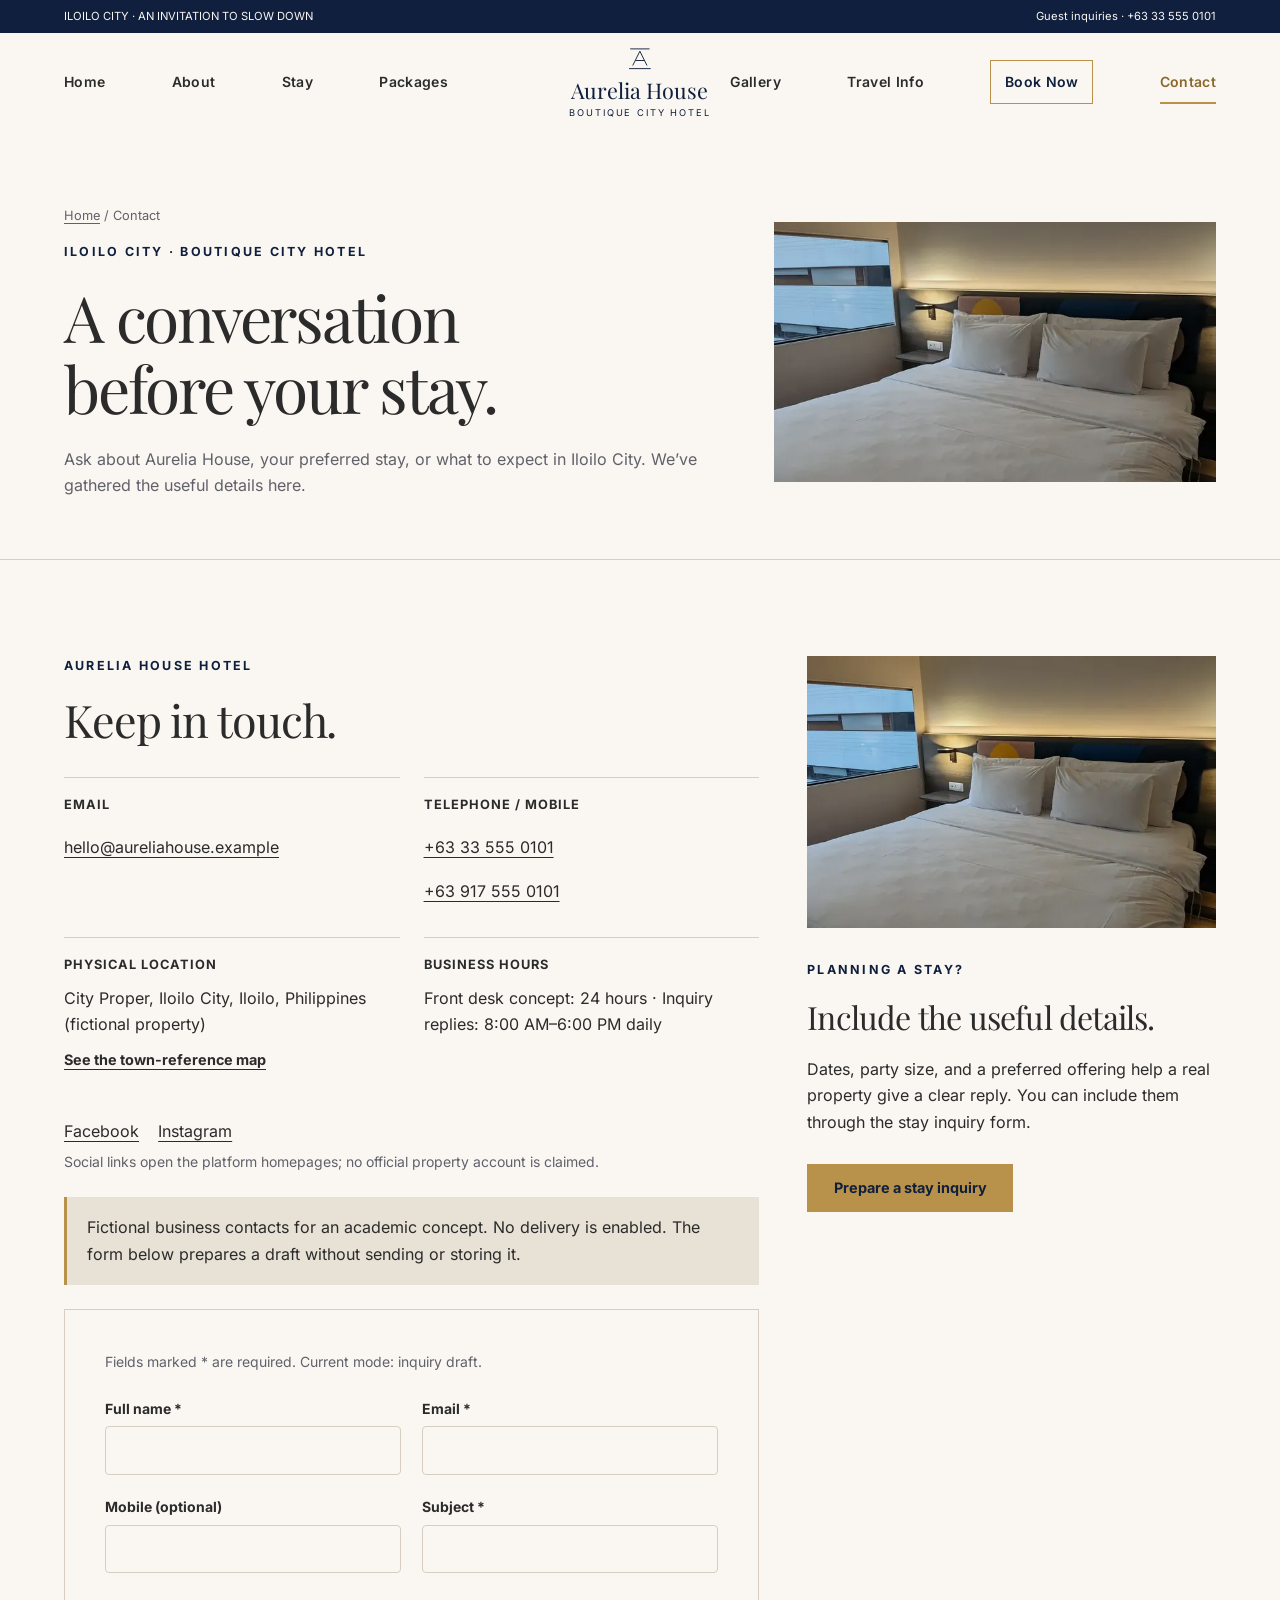
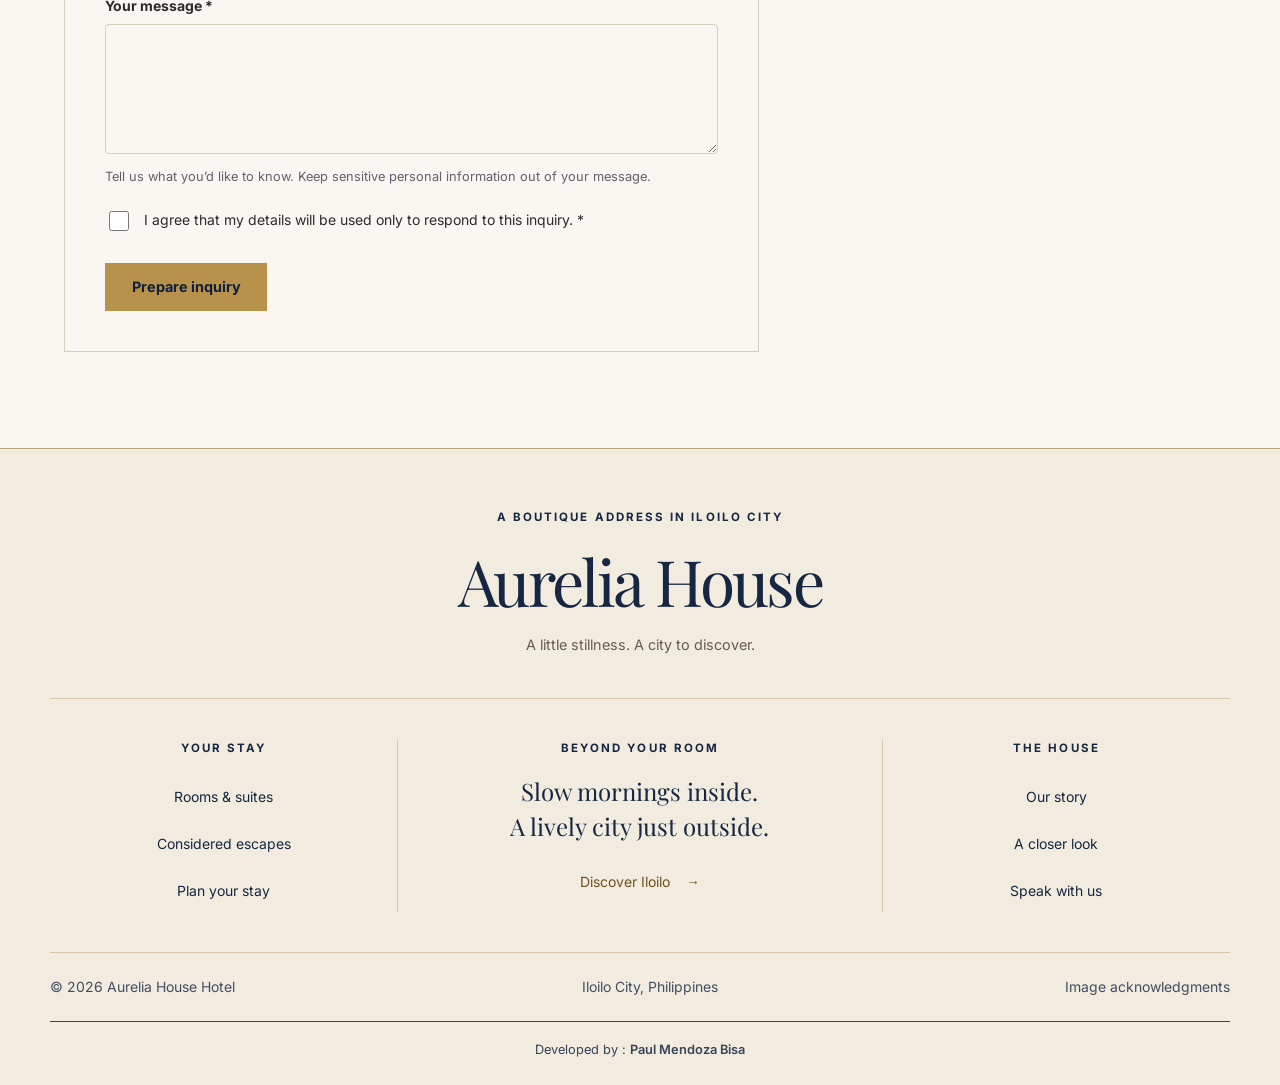
<file: contact.html>
<!DOCTYPE html><html lang="en"><head><meta charset="UTF-8"><meta name="viewport" content="width=device-width, initial-scale=1"><title>Contact &amp; Guest Planning Questions | Aurelia House Hotel</title><meta name="description" content="Find Aurelia House Hotel concept contacts, hours, location guide, and inquiry form. Ask planning questions and prepare a message for a future city stay."><meta name="theme-color" content="#0F1F3D"><meta property="og:type" content="website"><meta property="og:title" content="Contact &amp; Guest Planning Questions | Aurelia House Hotel"><meta property="og:description" content="Find Aurelia House Hotel concept contacts, hours, location guide, and inquiry form. Ask planning questions and prepare a message for a future city stay."><meta property="og:site_name" content="Aurelia House Hotel"><link rel="icon" type="image/svg+xml" href="data:image/svg+xml,%3Csvg%20xmlns%3D%22http%3A//www.w3.org/2000/svg%22%20viewBox%3D%220%200%2050%2050%22%3E%3Crect%20width%3D%2250%22%20height%3D%2250%22%20rx%3D%220%22%20fill%3D%22%230F1F3D%22/%3E%3Cg%20transform%3D%22translate%283%203%29%20scale%28.88%29%22%20fill%3D%22none%22%20stroke%3D%22%23dcc396%22%20stroke-width%3D%222%22%3E%3Cpath%20d%3D%22M13%2033%2025%209%2037%2033M18%2025h14%22/%3E%3Cpath%20d%3D%22M7%2039h36M9%205h32%22/%3E%3C/g%3E%3C/svg%3E"><link rel="preload" href="fonts/inter-latin.woff2" as="font" type="font/woff2" crossorigin><link rel="preload" href="fonts/playfair-display-latin.woff2" as="font" type="font/woff2" crossorigin><link rel="stylesheet" href="css/style.css"><script defer src="js/form-config.js"></script><script defer src="js/site-data.js"></script><script defer src="js/main.js"></script></head><body class="hotel"><a class="skip-link" href="#main">Skip to content</a><header class="site-header"><div class="topbar"><div class="wrap"><span>ILOILO CITY · AN INVITATION TO SLOW DOWN</span><a href="contact.html">Guest inquiries · +63 33 555 0101</a></div></div><div class="header-inner wrap"><a class="brand" href="index.html"><svg class="brand-mark" viewBox="0 0 50 50" fill="none" stroke="currentColor" stroke-width="1.6" stroke-linecap="round" stroke-linejoin="round" aria-hidden="true"><path d="M13 33 25 9 37 33M18 25h14"/><path d="M7 39h36M9 5h32"/></svg><span class="brand-text"><strong>Aurelia House</strong><span>Boutique city hotel</span></span><span class="sr-only">Home</span></a><button class="menu-toggle" aria-controls="site-nav" aria-expanded="false" aria-label="Open navigation"><svg viewBox="0 0 24 24" fill="none" stroke="currentColor" stroke-width="1.6" aria-hidden="true"><path d="M3 6h18M3 12h18M3 18h18"/></svg></button><nav class="site-nav" id="site-nav" aria-label="Main navigation"><span class="nav-mobile-brand">Aurelia House</span><button class="menu-close" aria-label="Close navigation">×</button><ul class="nav-list"><li><a  href="index.html" >Home</a></li><li><a  href="about.html" >About</a></li><li><a  href="stay.html" >Stay</a></li><li><a  href="packages.html" >Packages</a></li><li><a  href="gallery.html" >Gallery</a></li><li><a  href="travel-info.html" >Travel Info</a></li><li><a class="nav-book" href="booking.html" >Book Now</a></li><li><a  href="contact.html" aria-current="page">Contact</a></li></ul></nav></div></header><main id="main"><section class="subhero"><div class="wrap"><div><div class="breadcrumb"><a href="index.html">Home</a> / Contact</div><span class="eyebrow">Iloilo City · Boutique city hotel</span><h1>A conversation<br>before your stay.</h1><p class="muted">Ask about Aurelia House, your preferred stay, or what to expect in Iloilo City. We’ve gathered the useful details here.</p></div><img class="" src="images/room-deluxe.webp" srcset="images/room-deluxe-480.webp 480w, images/room-deluxe-640.webp 640w, images/room-deluxe-960.webp 960w, images/room-deluxe.webp 1100w" sizes="(max-width:767px) calc(100vw - 32px), (max-width:1023px) 50vw, 40vw" alt="Modern hotel bedroom with white linens beside a window" width="1100" height="733" fetchpriority="high" decoding="async"></div></section><section class="section"><div class="wrap form-layout"><div><span class="eyebrow">Aurelia House Hotel</span><h2 style="margin-bottom:2rem">Keep in touch.</h2><div class="contact-details"><div><strong>Email</strong><a href="mailto:hello@aureliahouse.example">hello@aureliahouse.example</a></div><div><strong>Telephone / mobile</strong><a href="tel:+63335550101">+63 33 555 0101</a><br><a href="tel:+639175550101">+63 917 555 0101</a></div><div><strong>Physical location</strong><p>City Proper, Iloilo City, Iloilo, Philippines (fictional property)</p><a class="text-link" href="travel-info.html#location-map">See the town-reference map</a></div><div><strong>Business hours</strong><p>Front desk concept: 24 hours · Inquiry replies: 8:00 AM–6:00 PM daily</p></div></div><div class="social-links"><a href="https://www.facebook.com/" target="_blank" rel="noopener noreferrer">Facebook</a><a href="https://www.instagram.com/" target="_blank" rel="noopener noreferrer">Instagram</a></div><p class="small muted">Social links open the platform homepages; no official property account is claimed.</p><div class="notice">Fictional business contacts for an academic concept. No delivery is enabled. The form below prepares a draft without sending or storing it.</div><div class="form-card"><form class="inquiry-form" data-kind="contact" novalidate><p class="small muted" style="margin-bottom:1.5rem">Fields marked * are required. Current mode: inquiry draft.</p><p class="error-summary" role="alert"></p><div class="form-grid"><div class="field "><label for="f-name" >Full name *</label><input id="f-name" name="name" type="text" value="" required autocomplete="name" maxlength="100" aria-describedby="f-name-error"><span class="field-error" id="f-name-error"></span></div><div class="field "><label for="f-email" >Email *</label><input id="f-email" name="email" type="email" value="" required autocomplete="email" maxlength="160" aria-describedby="f-email-error"><span class="field-error" id="f-email-error"></span></div><div class="field "><label for="f-mobile" >Mobile (optional)</label><input id="f-mobile" name="mobile" type="tel" value=""  autocomplete="tel" maxlength="30" aria-describedby="f-mobile-error"><span class="field-error" id="f-mobile-error"></span></div><div class="field "><label for="f-subject" >Subject *</label><input id="f-subject" name="subject" type="text" value="" required maxlength="150" aria-describedby="f-subject-error"><span class="field-error" id="f-subject-error"></span></div><div class="field full"><label for="f-message" >Your message *</label><textarea id="f-message" name="message" maxlength="2000" aria-describedby="f-message-error" required></textarea><span class="field-error" id="f-message-error"></span><span class="hint">Tell us what you’d like to know. Keep sensitive personal information out of your message.</span></div><div class="full"><label class="check-row"><input type="checkbox" name="consent" id="f-consent" required aria-describedby="f-consent-error"><span>I agree that my details will be used only to respond to this inquiry. *</span></label><span class="field-error" id="f-consent-error"></span></div></div><label class="honeypot" aria-hidden="true">Leave this field empty<input name="website" tabindex="-1" autocomplete="off"></label><div class="actions"><button class="button" type="submit">Prepare inquiry</button></div><div class="form-status" hidden role="status" aria-live="polite"><h3>Your inquiry draft is ready.</h3><p class="status-copy"></p><pre></pre><div class="actions draft-actions"><button class="button secondary copy-draft" type="button">Copy draft</button><button class="button secondary download-draft" type="button">Download draft</button></div></div><noscript><div class="notice">Enable JavaScript to validate and prepare this draft. You can still browse the property information and contact details.</div></noscript></form></div></div><aside class="form-aside"><img class="" src="images/room-deluxe.webp" srcset="images/room-deluxe-480.webp 480w, images/room-deluxe-640.webp 640w, images/room-deluxe-960.webp 960w, images/room-deluxe.webp 1100w" sizes="(max-width:767px) calc(100vw - 32px), (max-width:1023px) 50vw, 40vw" alt="Modern hotel bedroom with white linens beside a window" width="1100" height="733" loading="lazy" decoding="async"><div style="margin-top:2rem"><span class="eyebrow">Planning a stay?</span><h2>Include the useful details.</h2><p>Dates, party size, and a preferred offering help a real property give a clear reply. You can include them through the stay inquiry form.</p><div class="actions"><a class="button " href="booking.html">Prepare a stay inquiry</a></div></div></aside></div></section></main><footer class="site-footer footer-redesign aurelia-footer"><div class="footer-shell"><div class="aurelia-signature"><p class="footer-label">A boutique address in Iloilo City</p><a href="index.html" class="aurelia-wordmark">Aurelia House</a><p>A little stillness. A city to discover.</p></div><div class="aurelia-columns"><div><p class="footer-label">Your stay</p><nav aria-label="Stay navigation"><a href="stay.html">Rooms &amp; suites</a><a href="packages.html">Considered escapes</a><a href="booking.html">Plan your stay</a></nav></div><div class="aurelia-city"><p class="footer-label">Beyond your room</p><p>Slow mornings inside.<br>A lively city just outside.</p><a href="travel-info.html">Discover Iloilo <span aria-hidden="true">→</span></a></div><div><p class="footer-label">The house</p><nav aria-label="Hotel navigation"><a href="about.html">Our story</a><a href="gallery.html">A closer look</a><a href="contact.html">Speak with us</a></nav></div></div><div class="footer-end footer-fine"><p>© 2026 Aurelia House Hotel</p><p>Iloilo City, Philippines</p><a href="gallery.html#photo-credits">Image acknowledgments</a></div><div class="developer-credit"><p>Developed by : <strong>Paul Mendoza Bisa</strong></p></div></div></footer></body></html>
</file>
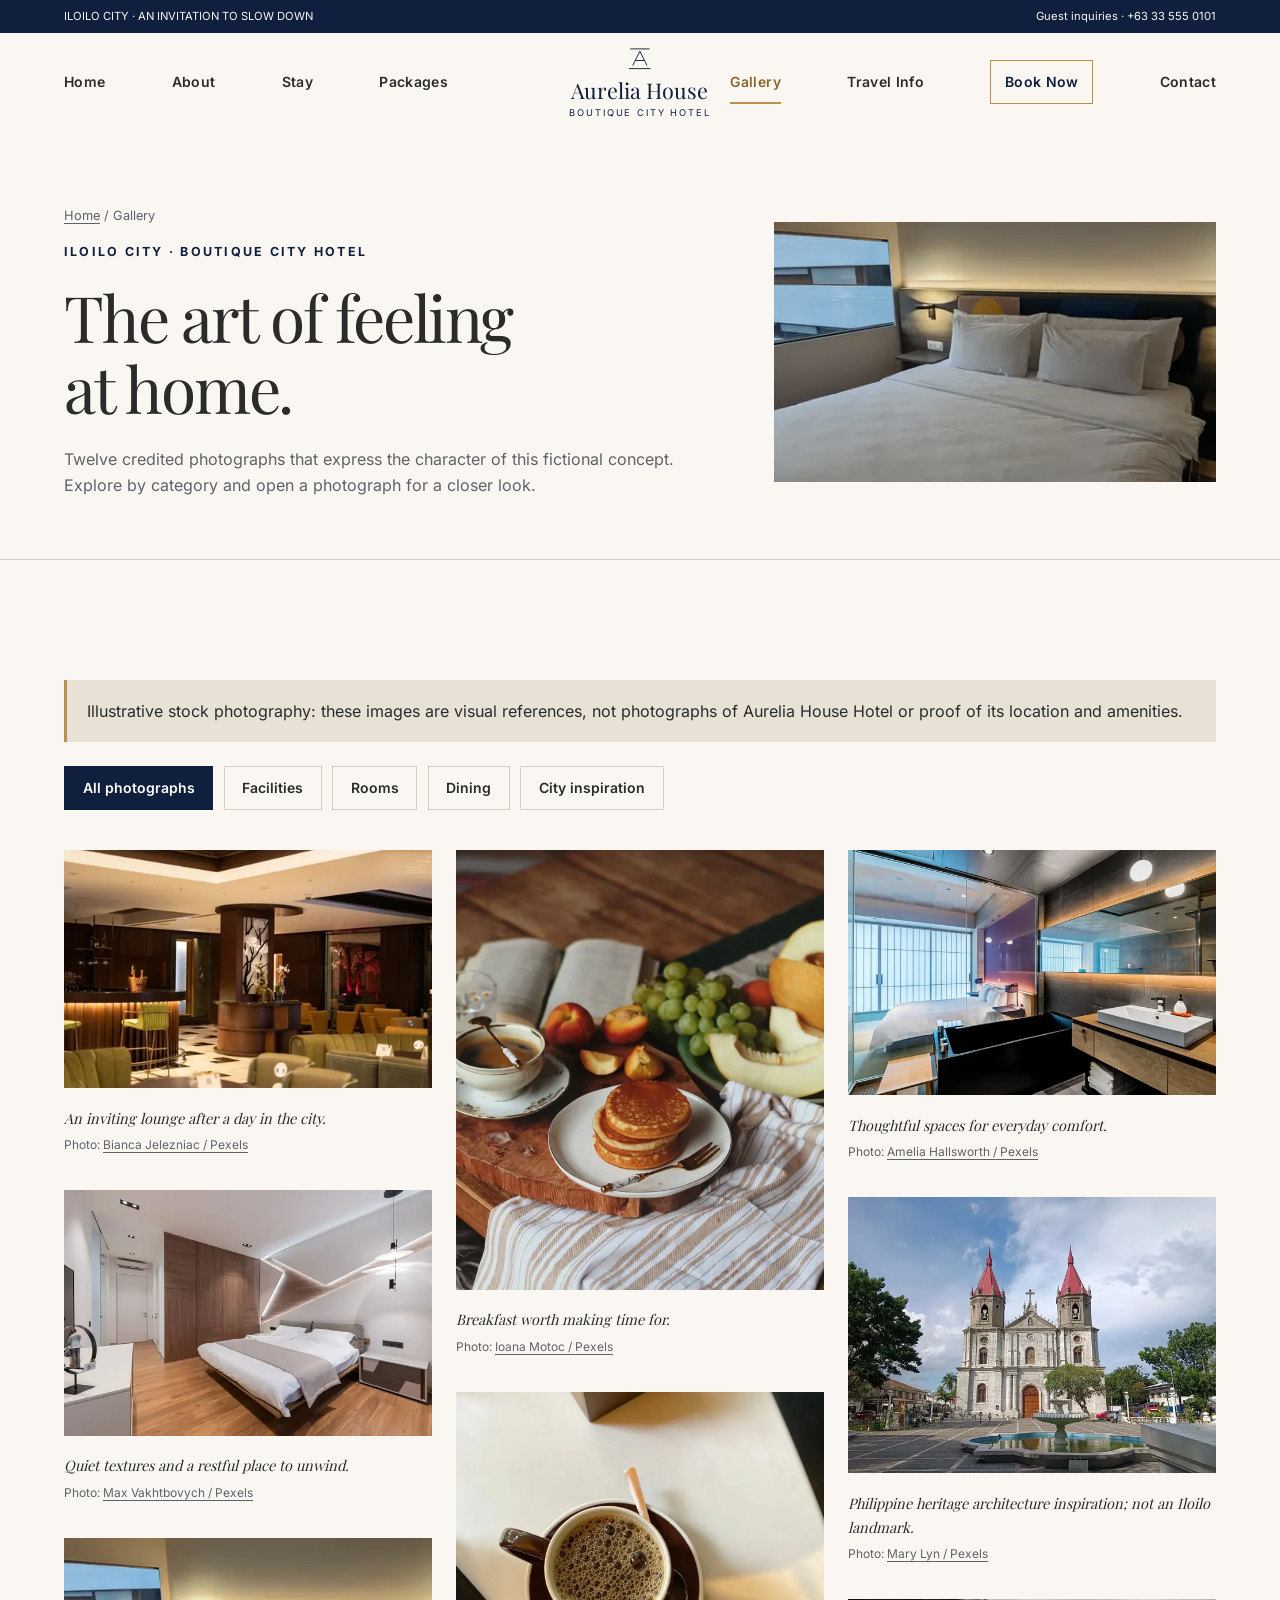
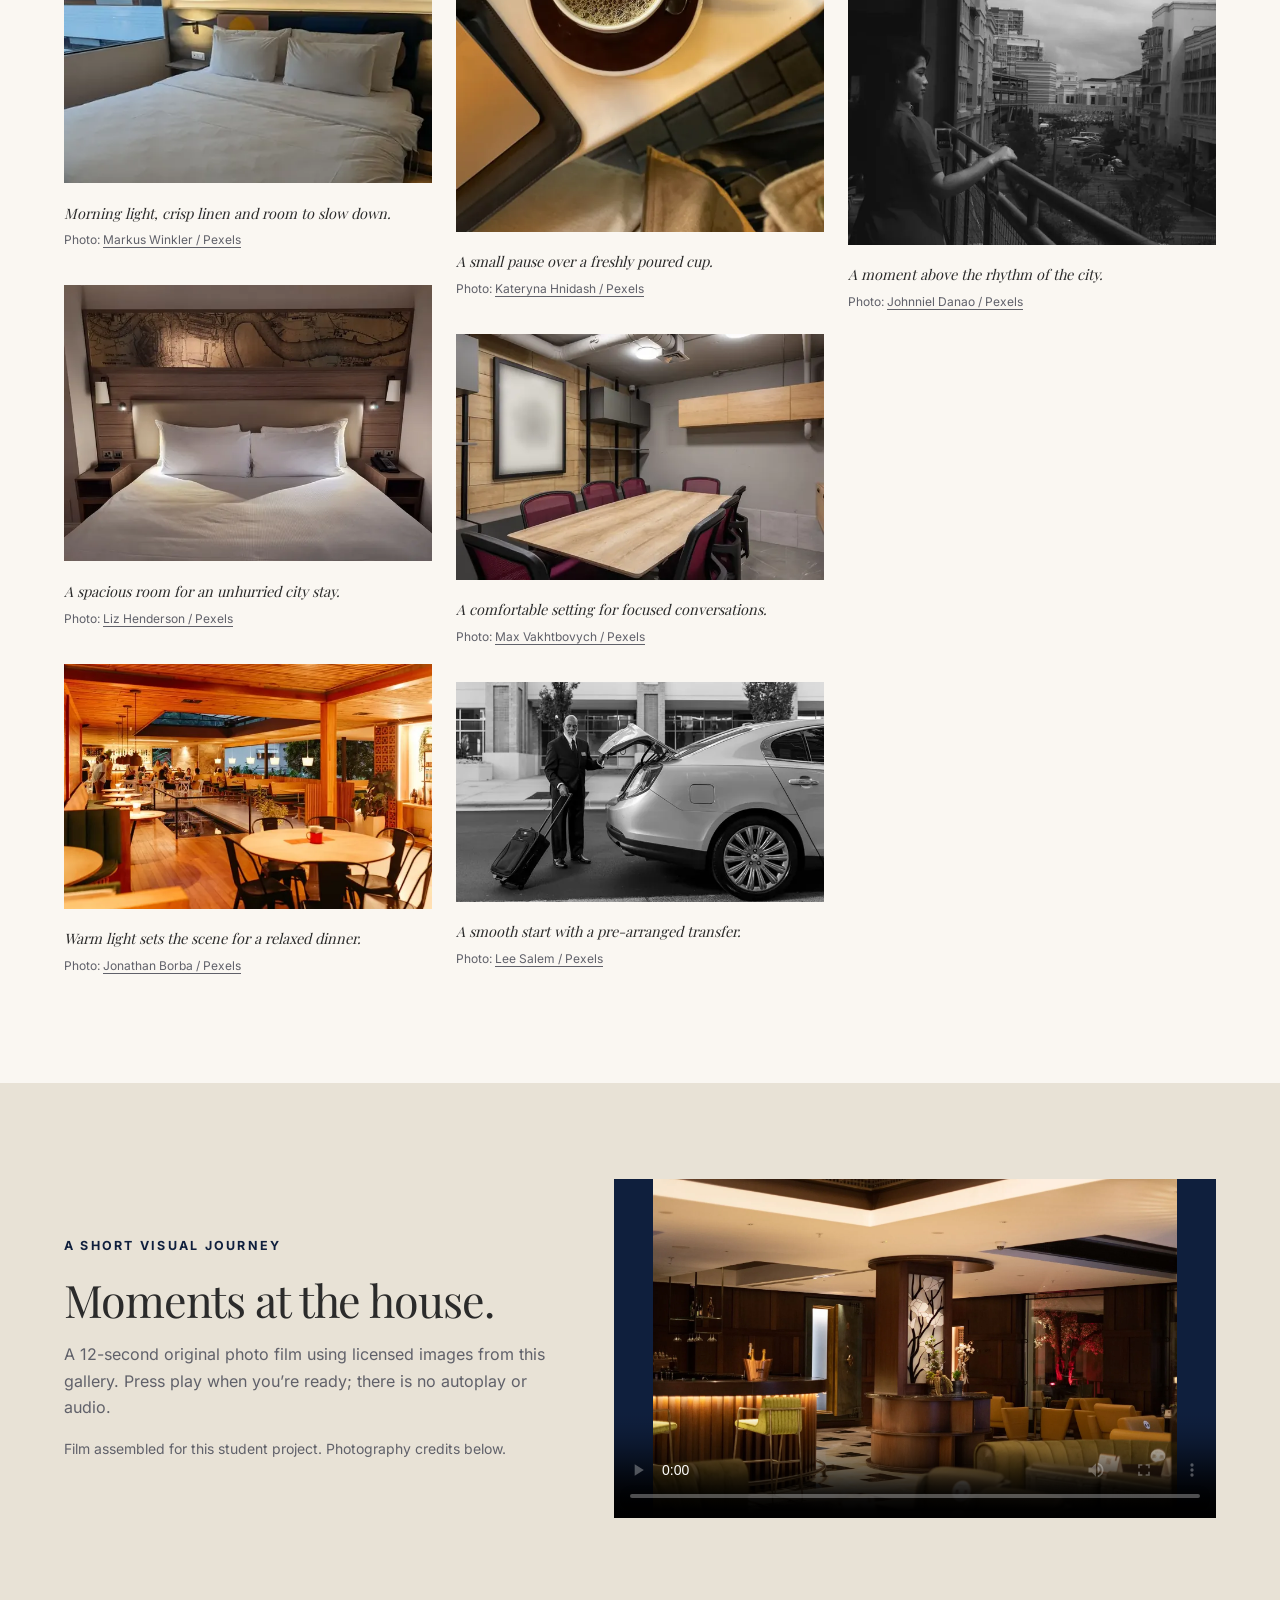
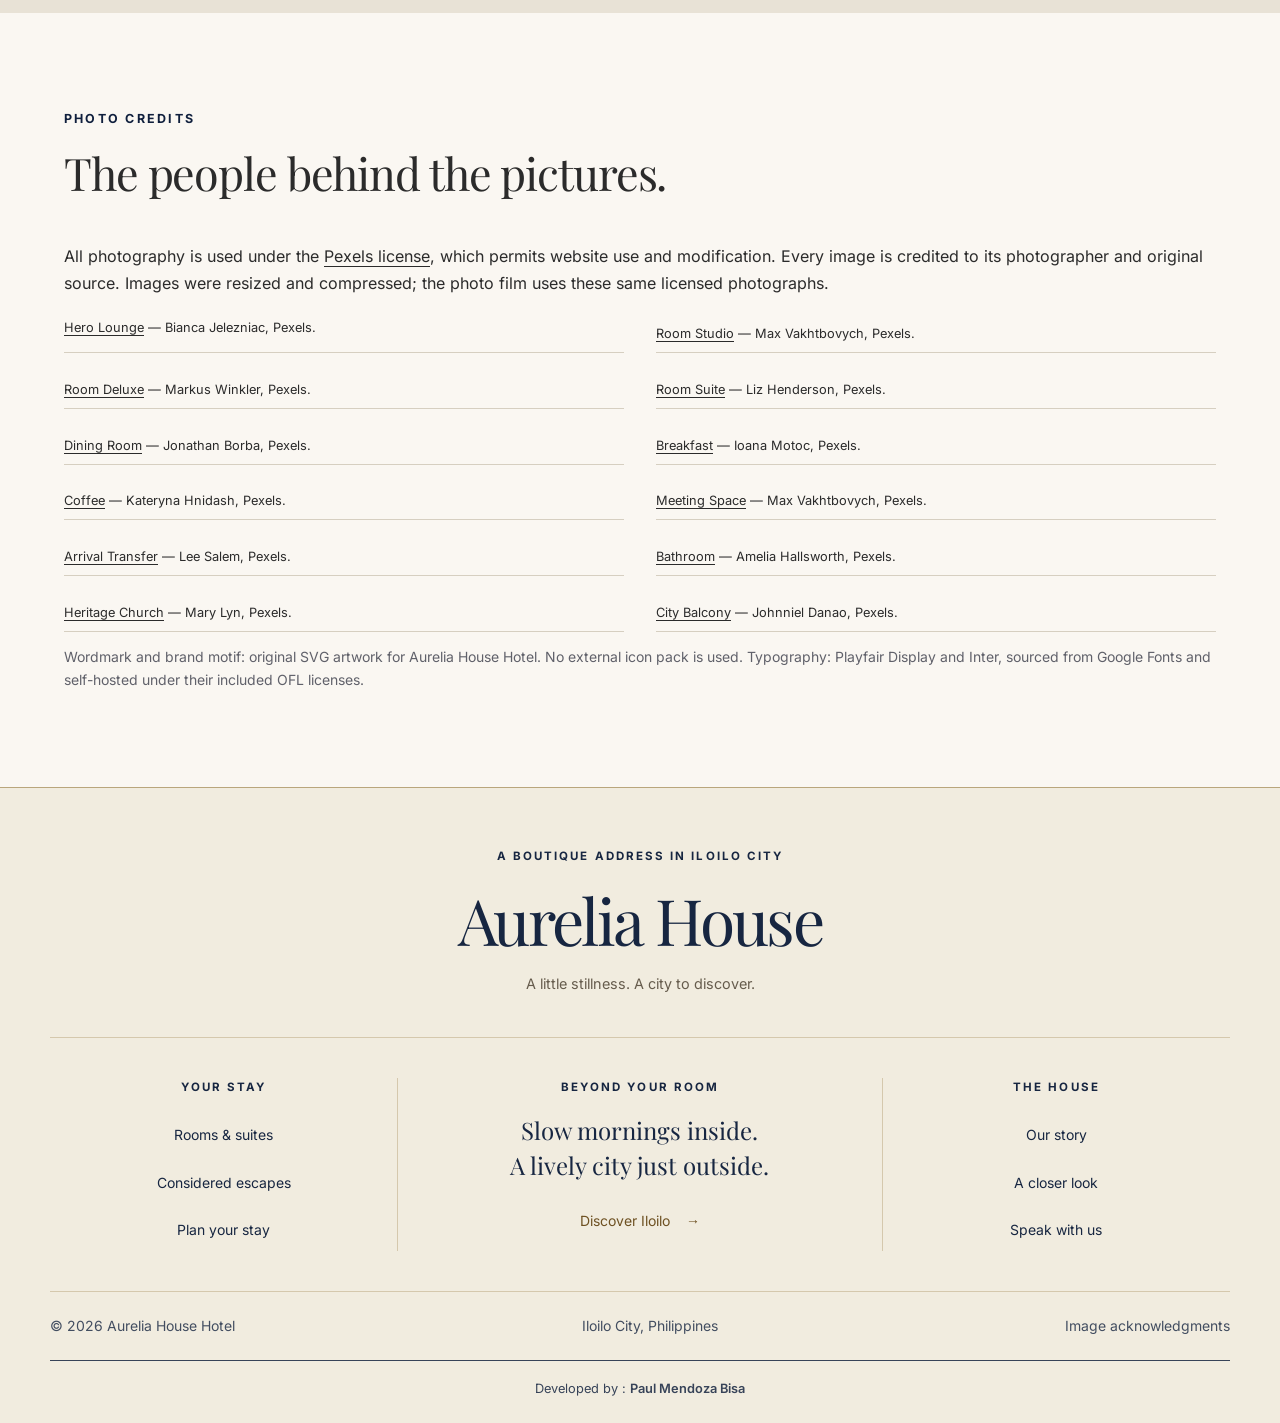
<file: gallery.html>
<!DOCTYPE html><html lang="en"><head><meta charset="UTF-8"><meta name="viewport" content="width=device-width, initial-scale=1"><title>Photo Gallery &amp; Visual Inspiration | Aurelia House Hotel</title><meta name="description" content="Explore twelve credited photographs for the Aurelia House Hotel concept. Browse rooms, dining, facilities, and city inspiration with an accessible photo viewer."><meta name="theme-color" content="#0F1F3D"><meta property="og:type" content="website"><meta property="og:title" content="Photo Gallery &amp; Visual Inspiration | Aurelia House Hotel"><meta property="og:description" content="Explore twelve credited photographs for the Aurelia House Hotel concept. Browse rooms, dining, facilities, and city inspiration with an accessible photo viewer."><meta property="og:site_name" content="Aurelia House Hotel"><link rel="icon" type="image/svg+xml" href="data:image/svg+xml,%3Csvg%20xmlns%3D%22http%3A//www.w3.org/2000/svg%22%20viewBox%3D%220%200%2050%2050%22%3E%3Crect%20width%3D%2250%22%20height%3D%2250%22%20rx%3D%220%22%20fill%3D%22%230F1F3D%22/%3E%3Cg%20transform%3D%22translate%283%203%29%20scale%28.88%29%22%20fill%3D%22none%22%20stroke%3D%22%23dcc396%22%20stroke-width%3D%222%22%3E%3Cpath%20d%3D%22M13%2033%2025%209%2037%2033M18%2025h14%22/%3E%3Cpath%20d%3D%22M7%2039h36M9%205h32%22/%3E%3C/g%3E%3C/svg%3E"><link rel="preload" href="fonts/inter-latin.woff2" as="font" type="font/woff2" crossorigin><link rel="preload" href="fonts/playfair-display-latin.woff2" as="font" type="font/woff2" crossorigin><link rel="stylesheet" href="css/style.css"><script defer src="js/form-config.js"></script><script defer src="js/site-data.js"></script><script defer src="js/main.js"></script></head><body class="hotel"><a class="skip-link" href="#main">Skip to content</a><header class="site-header"><div class="topbar"><div class="wrap"><span>ILOILO CITY · AN INVITATION TO SLOW DOWN</span><a href="contact.html">Guest inquiries · +63 33 555 0101</a></div></div><div class="header-inner wrap"><a class="brand" href="index.html"><svg class="brand-mark" viewBox="0 0 50 50" fill="none" stroke="currentColor" stroke-width="1.6" stroke-linecap="round" stroke-linejoin="round" aria-hidden="true"><path d="M13 33 25 9 37 33M18 25h14"/><path d="M7 39h36M9 5h32"/></svg><span class="brand-text"><strong>Aurelia House</strong><span>Boutique city hotel</span></span><span class="sr-only">Home</span></a><button class="menu-toggle" aria-controls="site-nav" aria-expanded="false" aria-label="Open navigation"><svg viewBox="0 0 24 24" fill="none" stroke="currentColor" stroke-width="1.6" aria-hidden="true"><path d="M3 6h18M3 12h18M3 18h18"/></svg></button><nav class="site-nav" id="site-nav" aria-label="Main navigation"><span class="nav-mobile-brand">Aurelia House</span><button class="menu-close" aria-label="Close navigation">×</button><ul class="nav-list"><li><a  href="index.html" >Home</a></li><li><a  href="about.html" >About</a></li><li><a  href="stay.html" >Stay</a></li><li><a  href="packages.html" >Packages</a></li><li><a  href="gallery.html" aria-current="page">Gallery</a></li><li><a  href="travel-info.html" >Travel Info</a></li><li><a class="nav-book" href="booking.html" >Book Now</a></li><li><a  href="contact.html" >Contact</a></li></ul></nav></div></header><main id="main"><section class="subhero"><div class="wrap"><div><div class="breadcrumb"><a href="index.html">Home</a> / Gallery</div><span class="eyebrow">Iloilo City · Boutique city hotel</span><h1>The art of feeling<br>at home.</h1><p class="muted">Twelve credited photographs that express the character of this fictional concept. Explore by category and open a photograph for a closer look.</p></div><img class="" src="images/room-deluxe.webp" srcset="images/room-deluxe-480.webp 480w, images/room-deluxe-640.webp 640w, images/room-deluxe-960.webp 960w, images/room-deluxe.webp 1100w" sizes="(max-width:767px) calc(100vw - 32px), (max-width:1023px) 50vw, 40vw" alt="Modern hotel bedroom with white linens beside a window" width="1100" height="733" fetchpriority="high" decoding="async"></div></section><section class="section"><div class="wrap"><div class="notice">Illustrative stock photography: these images are visual references, not photographs of Aurelia House Hotel or proof of its location and amenities.</div><div class="filters" aria-label="Filter photographs"><button class="filter" data-filter="all" aria-pressed="true">All photographs</button><button class="filter" data-filter="facilities" aria-pressed="false">Facilities</button><button class="filter" data-filter="rooms" aria-pressed="false">Rooms</button><button class="filter" data-filter="dining" aria-pressed="false">Dining</button><button class="filter" data-filter="city" aria-pressed="false">City inspiration</button></div><p id="gallery-count" class="sr-only" aria-live="polite">12 photographs</p><div class="gallery-grid"><figure class="gallery-item" data-category="facilities"><button aria-label="View photo: An inviting lounge after a day in the city." data-src="images/hero-lounge.webp" data-alt="Warm hotel lounge with modern seating and ambient lighting" data-caption="An inviting lounge after a day in the city." data-photographer="Bianca Jelezniac"><img class="" src="images/hero-lounge.webp" srcset="images/hero-lounge-480.webp 480w, images/hero-lounge-640.webp 640w, images/hero-lounge-960.webp 960w, images/hero-lounge.webp 1800w" sizes="(max-width:767px) calc(100vw - 32px), (max-width:1023px) 50vw, 40vw" alt="Warm hotel lounge with modern seating and ambient lighting" width="1800" height="1165" loading="lazy" decoding="async"></button><figcaption>An inviting lounge after a day in the city.<span class="credit">Photo: <a href="https://www.pexels.com/photo/inside-the-hotel-s-lobby-8918652/" target="_blank" rel="noopener noreferrer">Bianca Jelezniac / Pexels</a></span></figcaption></figure><figure class="gallery-item" data-category="rooms"><button aria-label="View photo: Quiet textures and a restful place to unwind." data-src="images/room-studio.webp" data-alt="Light modern bedroom with white bedding and wooden details" data-caption="Quiet textures and a restful place to unwind." data-photographer="Max Vakhtbovych"><img class="" src="images/room-studio.webp" srcset="images/room-studio-480.webp 480w, images/room-studio-640.webp 640w, images/room-studio-960.webp 960w, images/room-studio.webp 1100w" sizes="(max-width:767px) calc(100vw - 32px), (max-width:1023px) 50vw, 40vw" alt="Light modern bedroom with white bedding and wooden details" width="1100" height="734" loading="lazy" decoding="async"></button><figcaption>Quiet textures and a restful place to unwind.<span class="credit">Photo: <a href="https://www.pexels.com/photo/room-interior-in-hotel-with-bed-6186810/" target="_blank" rel="noopener noreferrer">Max Vakhtbovych / Pexels</a></span></figcaption></figure><figure class="gallery-item" data-category="rooms"><button aria-label="View photo: Morning light, crisp linen and room to slow down." data-src="images/room-deluxe.webp" data-alt="Modern hotel bedroom with white linens beside a window" data-caption="Morning light, crisp linen and room to slow down." data-photographer="Markus Winkler"><img class="" src="images/room-deluxe.webp" srcset="images/room-deluxe-480.webp 480w, images/room-deluxe-640.webp 640w, images/room-deluxe-960.webp 960w, images/room-deluxe.webp 1100w" sizes="(max-width:767px) calc(100vw - 32px), (max-width:1023px) 50vw, 40vw" alt="Modern hotel bedroom with white linens beside a window" width="1100" height="733" loading="lazy" decoding="async"></button><figcaption>Morning light, crisp linen and room to slow down.<span class="credit">Photo: <a href="https://www.pexels.com/photo/modern-hotel-room-with-cozy-bed-and-window-view-31609726/" target="_blank" rel="noopener noreferrer">Markus Winkler / Pexels</a></span></figcaption></figure><figure class="gallery-item" data-category="rooms"><button aria-label="View photo: A spacious room for an unhurried city stay." data-src="images/room-suite.webp" data-alt="Spacious bedroom with white bedding and framed map artwork" data-caption="A spacious room for an unhurried city stay." data-photographer="Liz Henderson"><img class="" src="images/room-suite.webp" srcset="images/room-suite-480.webp 480w, images/room-suite-640.webp 640w, images/room-suite-960.webp 960w, images/room-suite.webp 1100w" sizes="(max-width:767px) calc(100vw - 32px), (max-width:1023px) 50vw, 40vw" alt="Spacious bedroom with white bedding and framed map artwork" width="1100" height="825" loading="lazy" decoding="async"></button><figcaption>A spacious room for an unhurried city stay.<span class="credit">Photo: <a href="https://www.pexels.com/photo/elegant-hotel-room-with-white-bedding-and-art-above-bed-32825133/" target="_blank" rel="noopener noreferrer">Liz Henderson / Pexels</a></span></figcaption></figure><figure class="gallery-item" data-category="dining"><button aria-label="View photo: Warm light sets the scene for a relaxed dinner." data-src="images/dining-room.webp" data-alt="Restaurant dining room with wood details and warm lighting" data-caption="Warm light sets the scene for a relaxed dinner." data-photographer="Jonathan Borba"><img class="" src="images/dining-room.webp" srcset="images/dining-room-480.webp 480w, images/dining-room-640.webp 640w, images/dining-room-960.webp 960w, images/dining-room.webp 1100w" sizes="(max-width:767px) calc(100vw - 32px), (max-width:1023px) 50vw, 40vw" alt="Restaurant dining room with wood details and warm lighting" width="1100" height="733" loading="lazy" decoding="async"></button><figcaption>Warm light sets the scene for a relaxed dinner.<span class="credit">Photo: <a href="https://www.pexels.com/photo/interior-of-restaurant-14590691/" target="_blank" rel="noopener noreferrer">Jonathan Borba / Pexels</a></span></figcaption></figure><figure class="gallery-item" data-category="dining"><button aria-label="View photo: Breakfast worth making time for." data-src="images/breakfast.webp" data-alt="Pancakes, coffee and fresh fruit on a wooden breakfast table" data-caption="Breakfast worth making time for." data-photographer="Ioana Motoc"><img class="" src="images/breakfast.webp" srcset="images/breakfast-480.webp 480w, images/breakfast-640.webp 640w, images/breakfast-960.webp 960w, images/breakfast.webp 1100w" sizes="(max-width:767px) calc(100vw - 32px), (max-width:1023px) 50vw, 40vw" alt="Pancakes, coffee and fresh fruit on a wooden breakfast table" width="1100" height="1650" loading="lazy" decoding="async"></button><figcaption>Breakfast worth making time for.<span class="credit">Photo: <a href="https://www.pexels.com/photo/pancakes-and-coffee-on-table-12815071/" target="_blank" rel="noopener noreferrer">Ioana Motoc / Pexels</a></span></figcaption></figure><figure class="gallery-item" data-category="dining"><button aria-label="View photo: A small pause over a freshly poured cup." data-src="images/coffee.webp" data-alt="Brown coffee cup with frothy coffee seen from above" data-caption="A small pause over a freshly poured cup." data-photographer="Kateryna Hnidash"><img class="" src="images/coffee.webp" srcset="images/coffee-480.webp 480w, images/coffee-640.webp 640w, images/coffee-960.webp 960w, images/coffee.webp 1100w" sizes="(max-width:767px) calc(100vw - 32px), (max-width:1023px) 50vw, 40vw" alt="Brown coffee cup with frothy coffee seen from above" width="1100" height="1467" loading="lazy" decoding="async"></button><figcaption>A small pause over a freshly poured cup.<span class="credit">Photo: <a href="https://www.pexels.com/photo/top-view-of-coffee-cup-on-cafe-table-28879491/" target="_blank" rel="noopener noreferrer">Kateryna Hnidash / Pexels</a></span></figcaption></figure><figure class="gallery-item" data-category="facilities"><button aria-label="View photo: A comfortable setting for focused conversations." data-src="images/meeting-space.webp" data-alt="Contemporary meeting room with a large wooden table and office chairs" data-caption="A comfortable setting for focused conversations." data-photographer="Max Vakhtbovych"><img class="" src="images/meeting-space.webp" srcset="images/meeting-space-480.webp 480w, images/meeting-space-640.webp 640w, images/meeting-space-960.webp 960w, images/meeting-space.webp 1100w" sizes="(max-width:767px) calc(100vw - 32px), (max-width:1023px) 50vw, 40vw" alt="Contemporary meeting room with a large wooden table and office chairs" width="1100" height="734" loading="lazy" decoding="async"></button><figcaption>A comfortable setting for focused conversations.<span class="credit">Photo: <a href="https://www.pexels.com/photo/boardroom-with-table-and-chairs-7534215/" target="_blank" rel="noopener noreferrer">Max Vakhtbovych / Pexels</a></span></figcaption></figure><figure class="gallery-item" data-category="facilities"><button aria-label="View photo: A smooth start with a pre-arranged transfer." data-src="images/arrival-transfer.webp" data-alt="Chauffeur beside a sedan with an open trunk and wheeled luggage" data-caption="A smooth start with a pre-arranged transfer." data-photographer="Lee Salem"><img class="" src="images/arrival-transfer.webp" srcset="images/arrival-transfer-480.webp 480w, images/arrival-transfer-640.webp 640w, images/arrival-transfer-960.webp 960w, images/arrival-transfer.webp 1100w" sizes="(max-width:767px) calc(100vw - 32px), (max-width:1023px) 50vw, 40vw" alt="Chauffeur beside a sedan with an open trunk and wheeled luggage" width="1100" height="658" loading="lazy" decoding="async"></button><figcaption>A smooth start with a pre-arranged transfer.<span class="credit">Photo: <a href="https://www.pexels.com/photo/professional-chauffeur-loading-luggage-into-sedan-36377043/" target="_blank" rel="noopener noreferrer">Lee Salem / Pexels</a></span></figcaption></figure><figure class="gallery-item" data-category="rooms"><button aria-label="View photo: Thoughtful spaces for everyday comfort." data-src="images/bathroom.webp" data-alt="Contemporary hotel bathroom with glass door into a bedroom" data-caption="Thoughtful spaces for everyday comfort." data-photographer="Amelia Hallsworth"><img class="" src="images/bathroom.webp" srcset="images/bathroom-480.webp 480w, images/bathroom-640.webp 640w, images/bathroom-960.webp 960w, images/bathroom.webp 1100w" sizes="(max-width:767px) calc(100vw - 32px), (max-width:1023px) 50vw, 40vw" alt="Contemporary hotel bathroom with glass door into a bedroom" width="1100" height="734" loading="lazy" decoding="async"></button><figcaption>Thoughtful spaces for everyday comfort.<span class="credit">Photo: <a href="https://www.pexels.com/photo/bathroom-of-a-hotel-room-5461604/" target="_blank" rel="noopener noreferrer">Amelia Hallsworth / Pexels</a></span></figcaption></figure><figure class="gallery-item" data-category="city"><button aria-label="View photo: Philippine heritage architecture inspiration; not an Iloilo landmark." data-src="images/heritage-church.webp" data-alt="Colonial-style church with red spires and a foreground fountain; Philippine architecture inspiration." data-caption="Philippine heritage architecture inspiration; not an Iloilo landmark." data-photographer="Mary Lyn"><img class="" src="images/heritage-church.webp" srcset="images/heritage-church-480.webp 480w, images/heritage-church-640.webp 640w, images/heritage-church-960.webp 960w, images/heritage-church.webp 1100w" sizes="(max-width:767px) calc(100vw - 32px), (max-width:1023px) 50vw, 40vw" alt="Colonial-style church with red spires and a foreground fountain; Philippine architecture inspiration." width="1100" height="825" loading="lazy" decoding="async"></button><figcaption>Philippine heritage architecture inspiration; not an Iloilo landmark.<span class="credit">Photo: <a href="https://www.pexels.com/photo/majestic-colonial-style-church-with-fountain-36547647/" target="_blank" rel="noopener noreferrer">Mary Lyn / Pexels</a></span></figcaption></figure><figure class="gallery-item" data-category="city"><button aria-label="View photo: A moment above the rhythm of the city." data-src="images/city-balcony.webp" data-alt="Woman on a balcony overlooking city streets" data-caption="A moment above the rhythm of the city." data-photographer="Johnniel Danao"><img class="" src="images/city-balcony.webp" srcset="images/city-balcony-480.webp 480w, images/city-balcony-640.webp 640w, images/city-balcony-960.webp 960w, images/city-balcony.webp 1100w" sizes="(max-width:767px) calc(100vw - 32px), (max-width:1023px) 50vw, 40vw" alt="Woman on a balcony overlooking city streets" width="1100" height="734" loading="lazy" decoding="async"></button><figcaption>A moment above the rhythm of the city.<span class="credit">Photo: <a href="https://www.pexels.com/photo/woman-on-balcony-looking-at-the-street-15577326/" target="_blank" rel="noopener noreferrer">Johnniel Danao / Pexels</a></span></figcaption></figure></div></div></section><section class="section panel-section"><div class="wrap video-layout"><div><span class="eyebrow">A short visual journey</span><h2>Moments at the house.</h2><p class="muted">A 12-second original photo film using licensed images from this gallery. Press play when you’re ready; there is no autoplay or audio.</p><p class="small muted">Film assembled for this student project. Photography credits below.</p></div><video controls playsinline preload="metadata" poster="images/hero-lounge.webp" aria-label="Illustrative Boutique city hotel photo film"><source src="media/visual-journey.mp4" type="video/mp4"><p>Your browser cannot play this film. The same photographs are available in the gallery above.</p></video></div></section><section class="section" id="photo-credits"><div class="wrap"><div class="section-heading"><div><span class="eyebrow">Photo credits</span><h2>The people behind the pictures.</h2></div><div></div></div><p>All photography is used under the <a href="https://www.pexels.com/license/" target="_blank" rel="noopener noreferrer">Pexels license</a>, which permits website use and modification. Every image is credited to its photographer and original source. Images were resized and compressed; the photo film uses these same licensed photographs.</p><ul class="credit-list"><li><a href="https://www.pexels.com/photo/inside-the-hotel-s-lobby-8918652/" target="_blank" rel="noopener noreferrer">Hero Lounge</a> — Bianca Jelezniac, Pexels.</li><li><a href="https://www.pexels.com/photo/room-interior-in-hotel-with-bed-6186810/" target="_blank" rel="noopener noreferrer">Room Studio</a> — Max Vakhtbovych, Pexels.</li><li><a href="https://www.pexels.com/photo/modern-hotel-room-with-cozy-bed-and-window-view-31609726/" target="_blank" rel="noopener noreferrer">Room Deluxe</a> — Markus Winkler, Pexels.</li><li><a href="https://www.pexels.com/photo/elegant-hotel-room-with-white-bedding-and-art-above-bed-32825133/" target="_blank" rel="noopener noreferrer">Room Suite</a> — Liz Henderson, Pexels.</li><li><a href="https://www.pexels.com/photo/interior-of-restaurant-14590691/" target="_blank" rel="noopener noreferrer">Dining Room</a> — Jonathan Borba, Pexels.</li><li><a href="https://www.pexels.com/photo/pancakes-and-coffee-on-table-12815071/" target="_blank" rel="noopener noreferrer">Breakfast</a> — Ioana Motoc, Pexels.</li><li><a href="https://www.pexels.com/photo/top-view-of-coffee-cup-on-cafe-table-28879491/" target="_blank" rel="noopener noreferrer">Coffee</a> — Kateryna Hnidash, Pexels.</li><li><a href="https://www.pexels.com/photo/boardroom-with-table-and-chairs-7534215/" target="_blank" rel="noopener noreferrer">Meeting Space</a> — Max Vakhtbovych, Pexels.</li><li><a href="https://www.pexels.com/photo/professional-chauffeur-loading-luggage-into-sedan-36377043/" target="_blank" rel="noopener noreferrer">Arrival Transfer</a> — Lee Salem, Pexels.</li><li><a href="https://www.pexels.com/photo/bathroom-of-a-hotel-room-5461604/" target="_blank" rel="noopener noreferrer">Bathroom</a> — Amelia Hallsworth, Pexels.</li><li><a href="https://www.pexels.com/photo/majestic-colonial-style-church-with-fountain-36547647/" target="_blank" rel="noopener noreferrer">Heritage Church</a> — Mary Lyn, Pexels.</li><li><a href="https://www.pexels.com/photo/woman-on-balcony-looking-at-the-street-15577326/" target="_blank" rel="noopener noreferrer">City Balcony</a> — Johnniel Danao, Pexels.</li></ul><p class="small muted">Wordmark and brand motif: original SVG artwork for Aurelia House Hotel. No external icon pack is used. Typography: Playfair Display and Inter, sourced from Google Fonts and self-hosted under their included OFL licenses.</p></div></section><dialog class="lightbox" id="lightbox" aria-label="Photo viewer"><div class="lightbox-toolbar"><span id="lightbox-count" aria-live="polite">1 / 12</span><div class="lightbox-controls"><button id="lightbox-prev" aria-label="Previous photograph">‹</button><button id="lightbox-next" aria-label="Next photograph">›</button><button id="lightbox-close" aria-label="Close photo viewer">×</button></div></div><img id="lightbox-image" alt="Enlarged gallery photograph"><div class="lightbox-caption"><p id="lightbox-caption"></p><p id="lightbox-credit" class="small"></p><p class="small">Use left/right arrow keys to browse. Escape closes.</p></div></dialog></main><footer class="site-footer footer-redesign aurelia-footer"><div class="footer-shell"><div class="aurelia-signature"><p class="footer-label">A boutique address in Iloilo City</p><a href="index.html" class="aurelia-wordmark">Aurelia House</a><p>A little stillness. A city to discover.</p></div><div class="aurelia-columns"><div><p class="footer-label">Your stay</p><nav aria-label="Stay navigation"><a href="stay.html">Rooms &amp; suites</a><a href="packages.html">Considered escapes</a><a href="booking.html">Plan your stay</a></nav></div><div class="aurelia-city"><p class="footer-label">Beyond your room</p><p>Slow mornings inside.<br>A lively city just outside.</p><a href="travel-info.html">Discover Iloilo <span aria-hidden="true">→</span></a></div><div><p class="footer-label">The house</p><nav aria-label="Hotel navigation"><a href="about.html">Our story</a><a href="gallery.html">A closer look</a><a href="contact.html">Speak with us</a></nav></div></div><div class="footer-end footer-fine"><p>© 2026 Aurelia House Hotel</p><p>Iloilo City, Philippines</p><a href="gallery.html#photo-credits">Image acknowledgments</a></div><div class="developer-credit"><p>Developed by : <strong>Paul Mendoza Bisa</strong></p></div></div></footer></body></html>
</file>
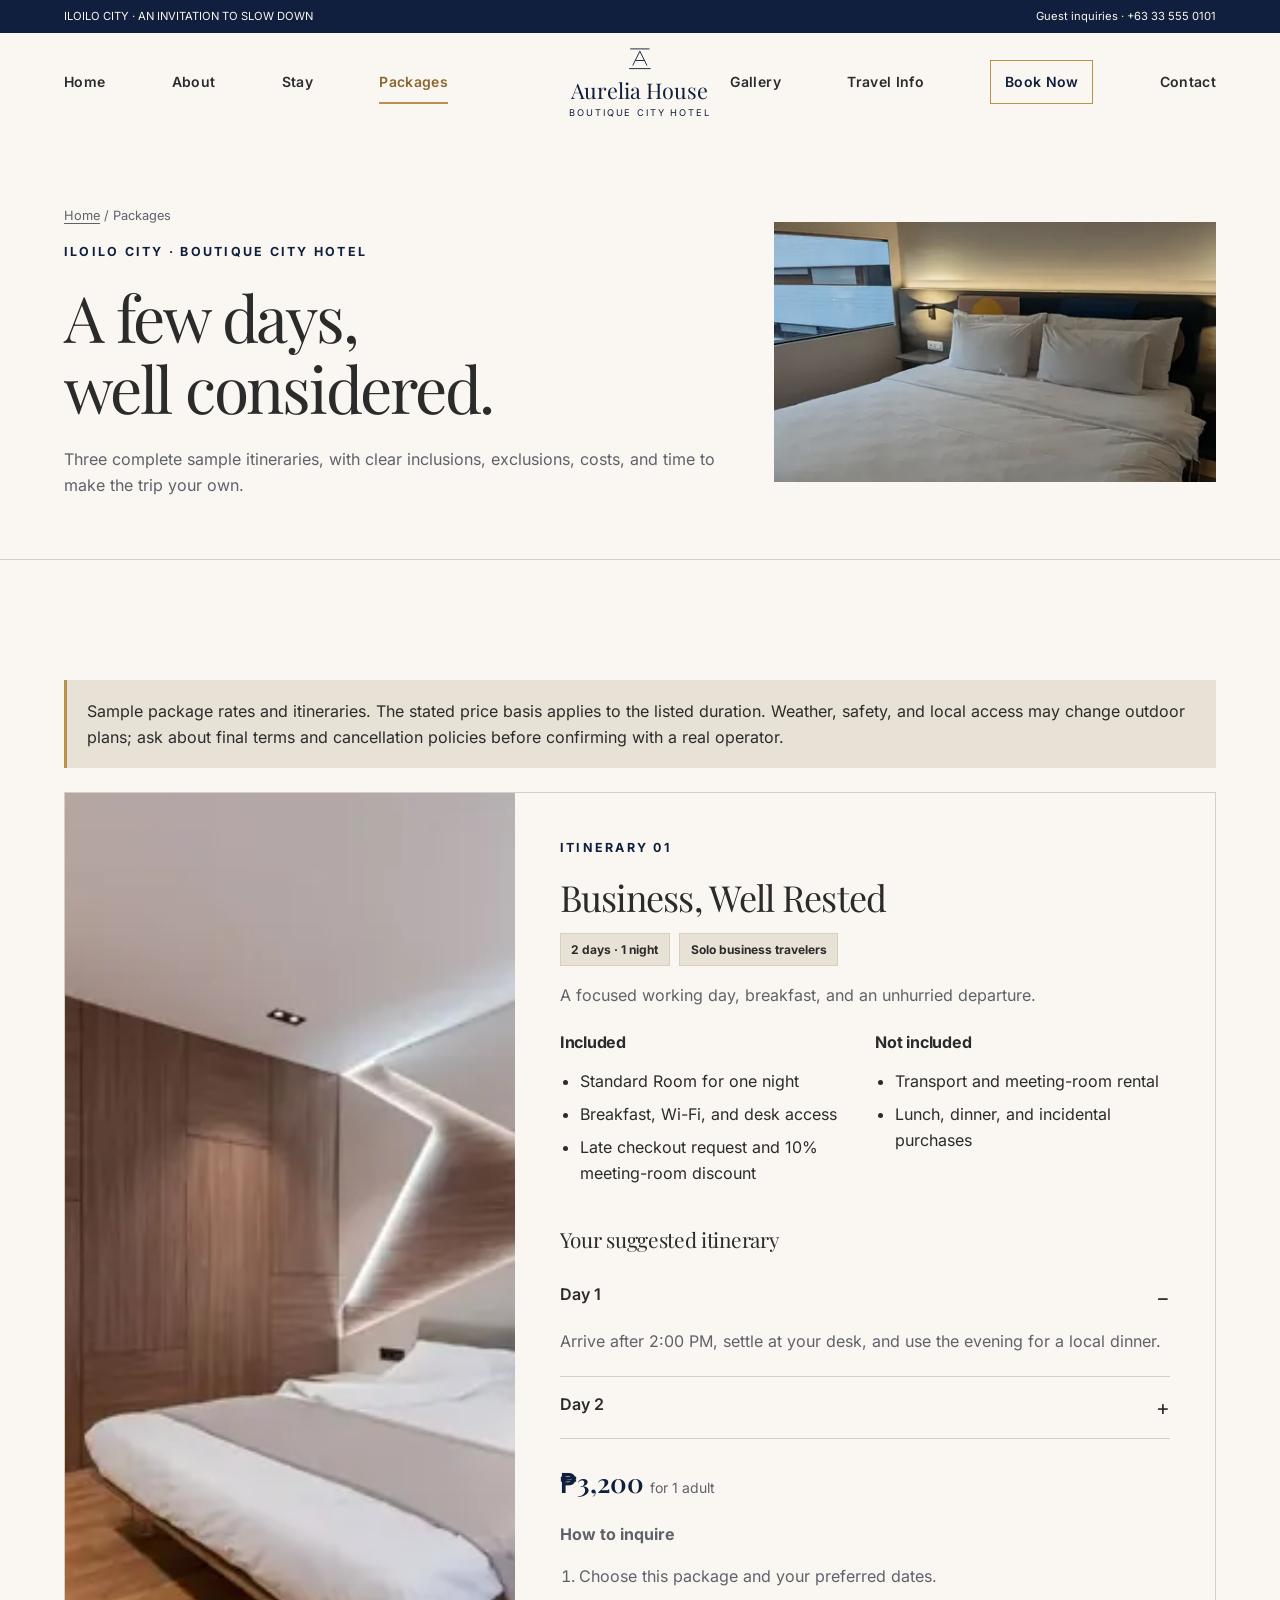
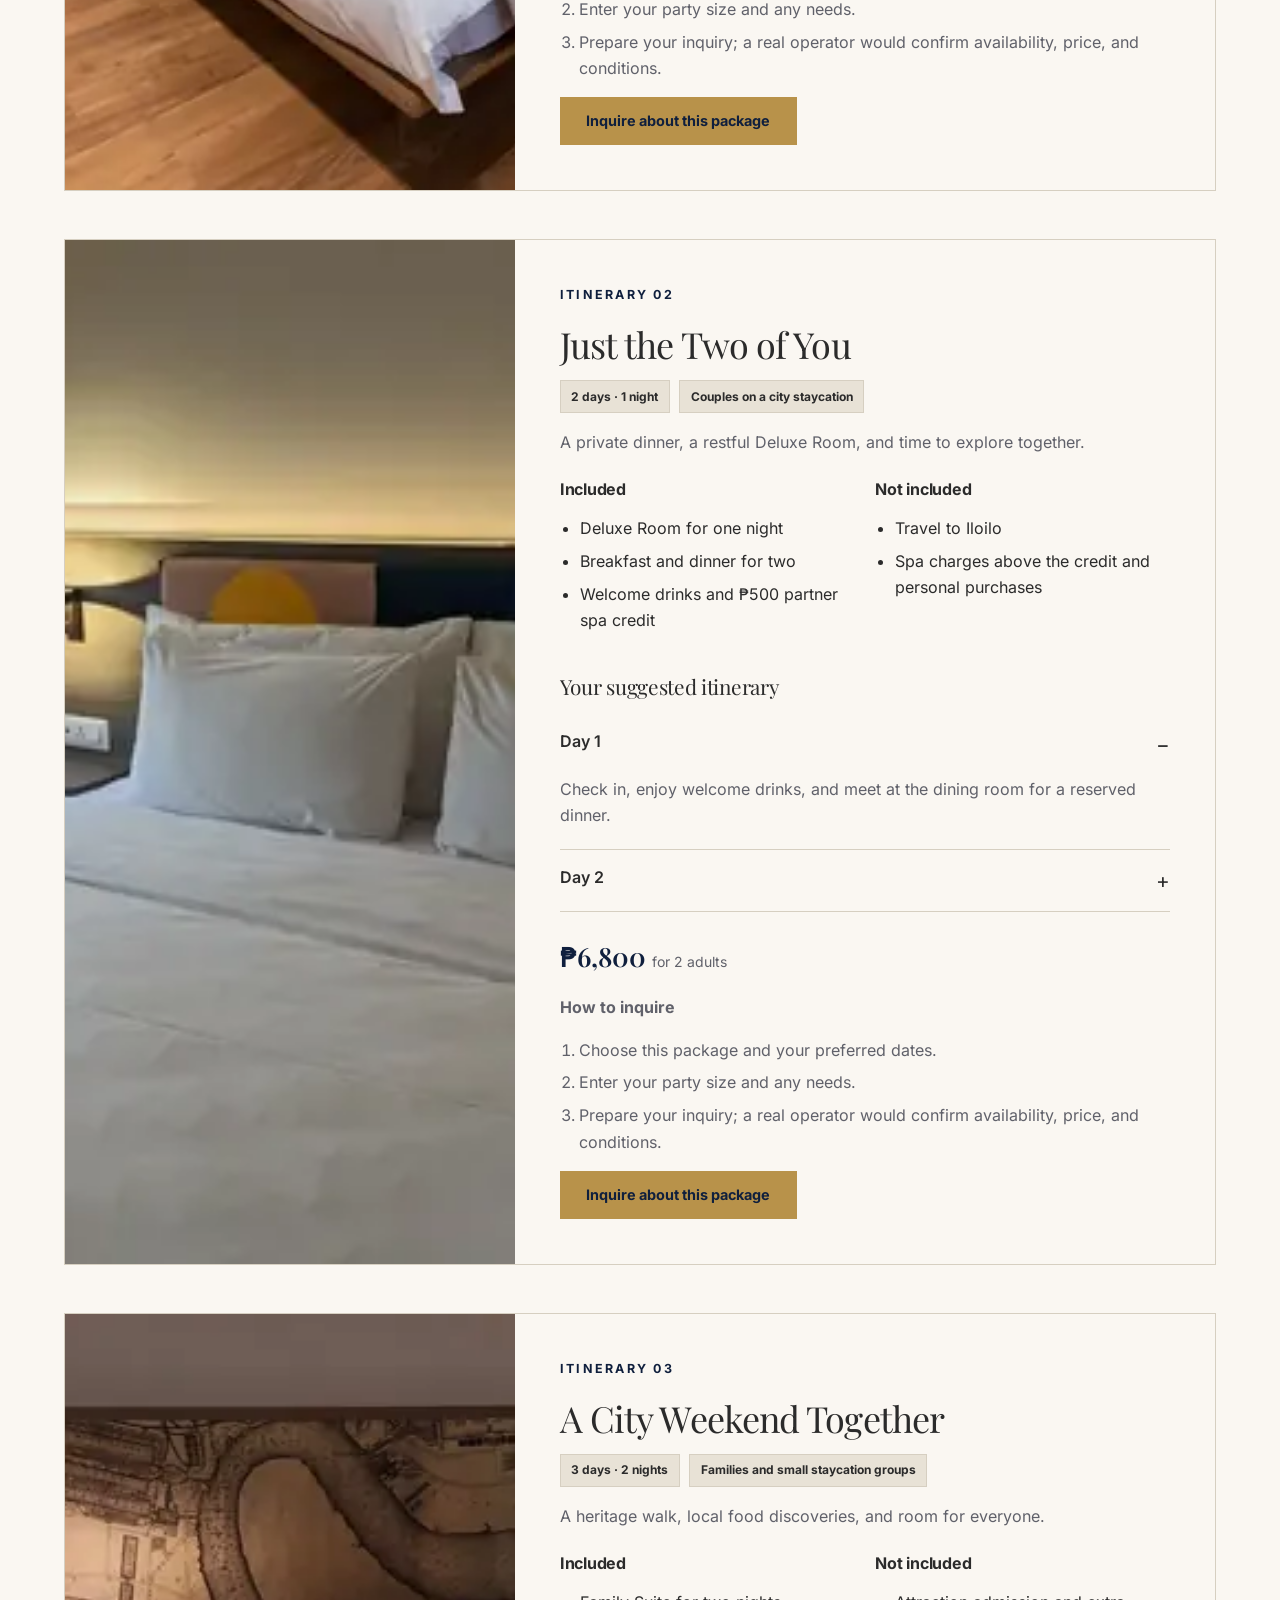
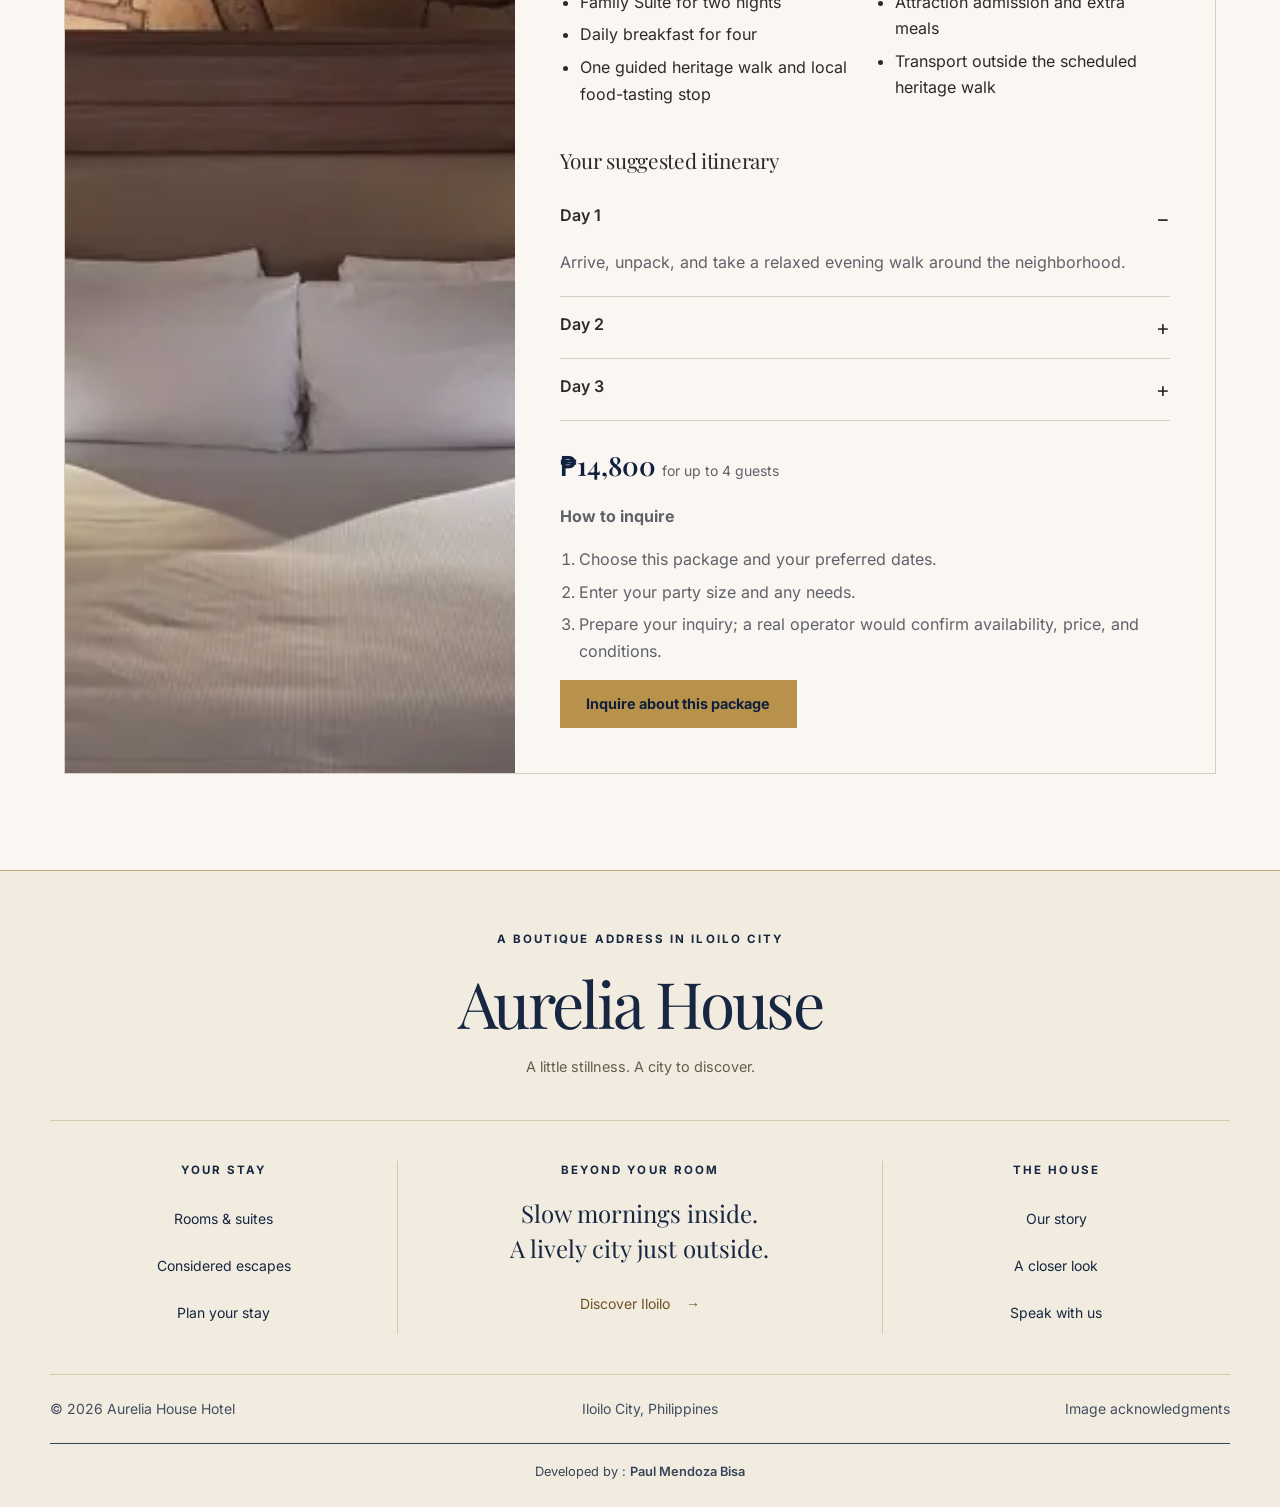
<file: packages.html>
<!DOCTYPE html><html lang="en"><head><meta charset="UTF-8"><meta name="viewport" content="width=device-width, initial-scale=1"><title>City Stay Packages &amp; Itineraries | Aurelia House Hotel</title><meta name="description" content="Plan a business break, a couples’ escape, or a family city weekend with Aurelia House Hotel. Explore three detailed sample itineraries, inclusions, and prices."><meta name="theme-color" content="#0F1F3D"><meta property="og:type" content="website"><meta property="og:title" content="City Stay Packages &amp; Itineraries | Aurelia House Hotel"><meta property="og:description" content="Plan a business break, a couples’ escape, or a family city weekend with Aurelia House Hotel. Explore three detailed sample itineraries, inclusions, and prices."><meta property="og:site_name" content="Aurelia House Hotel"><link rel="icon" type="image/svg+xml" href="data:image/svg+xml,%3Csvg%20xmlns%3D%22http%3A//www.w3.org/2000/svg%22%20viewBox%3D%220%200%2050%2050%22%3E%3Crect%20width%3D%2250%22%20height%3D%2250%22%20rx%3D%220%22%20fill%3D%22%230F1F3D%22/%3E%3Cg%20transform%3D%22translate%283%203%29%20scale%28.88%29%22%20fill%3D%22none%22%20stroke%3D%22%23dcc396%22%20stroke-width%3D%222%22%3E%3Cpath%20d%3D%22M13%2033%2025%209%2037%2033M18%2025h14%22/%3E%3Cpath%20d%3D%22M7%2039h36M9%205h32%22/%3E%3C/g%3E%3C/svg%3E"><link rel="preload" href="fonts/inter-latin.woff2" as="font" type="font/woff2" crossorigin><link rel="preload" href="fonts/playfair-display-latin.woff2" as="font" type="font/woff2" crossorigin><link rel="stylesheet" href="css/style.css"><script defer src="js/form-config.js"></script><script defer src="js/site-data.js"></script><script defer src="js/main.js"></script></head><body class="hotel"><a class="skip-link" href="#main">Skip to content</a><header class="site-header"><div class="topbar"><div class="wrap"><span>ILOILO CITY · AN INVITATION TO SLOW DOWN</span><a href="contact.html">Guest inquiries · +63 33 555 0101</a></div></div><div class="header-inner wrap"><a class="brand" href="index.html"><svg class="brand-mark" viewBox="0 0 50 50" fill="none" stroke="currentColor" stroke-width="1.6" stroke-linecap="round" stroke-linejoin="round" aria-hidden="true"><path d="M13 33 25 9 37 33M18 25h14"/><path d="M7 39h36M9 5h32"/></svg><span class="brand-text"><strong>Aurelia House</strong><span>Boutique city hotel</span></span><span class="sr-only">Home</span></a><button class="menu-toggle" aria-controls="site-nav" aria-expanded="false" aria-label="Open navigation"><svg viewBox="0 0 24 24" fill="none" stroke="currentColor" stroke-width="1.6" aria-hidden="true"><path d="M3 6h18M3 12h18M3 18h18"/></svg></button><nav class="site-nav" id="site-nav" aria-label="Main navigation"><span class="nav-mobile-brand">Aurelia House</span><button class="menu-close" aria-label="Close navigation">×</button><ul class="nav-list"><li><a  href="index.html" >Home</a></li><li><a  href="about.html" >About</a></li><li><a  href="stay.html" >Stay</a></li><li><a  href="packages.html" aria-current="page">Packages</a></li><li><a  href="gallery.html" >Gallery</a></li><li><a  href="travel-info.html" >Travel Info</a></li><li><a class="nav-book" href="booking.html" >Book Now</a></li><li><a  href="contact.html" >Contact</a></li></ul></nav></div></header><main id="main"><section class="subhero"><div class="wrap"><div><div class="breadcrumb"><a href="index.html">Home</a> / Packages</div><span class="eyebrow">Iloilo City · Boutique city hotel</span><h1>A few days,<br>well considered.</h1><p class="muted">Three complete sample itineraries, with clear inclusions, exclusions, costs, and time to make the trip your own.</p></div><img class="" src="images/room-deluxe.webp" srcset="images/room-deluxe-480.webp 480w, images/room-deluxe-640.webp 640w, images/room-deluxe-960.webp 960w, images/room-deluxe.webp 1100w" sizes="(max-width:767px) calc(100vw - 32px), (max-width:1023px) 50vw, 40vw" alt="Modern hotel bedroom with white linens beside a window" width="1100" height="733" fetchpriority="high" decoding="async"></div></section><section class="section"><div class="wrap"><div class="notice">Sample package rates and itineraries. The stated price basis applies to the listed duration. Weather, safety, and local access may change outdoor plans; ask about final terms and cancellation policies before confirming with a real operator.</div><div class="package-stack"><article class="package reveal" id="business-stay"><div class="package-visual"><img class="" src="images/room-studio.webp" srcset="images/room-studio-480.webp 480w, images/room-studio-640.webp 640w, images/room-studio-960.webp 960w, images/room-studio.webp 1100w" sizes="(max-width:767px) calc(100vw - 32px), (max-width:1023px) 50vw, 40vw" alt="Light modern bedroom with white bedding and wooden details" width="1100" height="734" loading="lazy" decoding="async"></div><div class="package-body"><span class="eyebrow">Itinerary 01</span><h2>Business, Well Rested</h2><div class="package-facts"><span class="chip">2 days · 1 night</span><span class="chip">Solo business travelers</span></div><p class="muted">A focused working day, breakfast, and an unhurried departure.</p><div class="package-columns"><div><h3>Included</h3><ul><li>Standard Room for one night</li><li>Breakfast, Wi-Fi, and desk access</li><li>Late checkout request and 10% meeting-room discount</li></ul></div><div><h3>Not included</h3><ul><li>Transport and meeting-room rental</li><li>Lunch, dinner, and incidental purchases</li></ul></div></div><div class="itinerary"><h3>Your suggested itinerary</h3><details open><summary>Day 1</summary><p>Arrive after 2:00 PM, settle at your desk, and use the evening for a local dinner.</p></details><details ><summary>Day 2</summary><p>Breakfast from 6:30 AM; finish your work and request checkout up to 2:00 PM, subject to availability.</p></details></div><div class="card-price"><strong>₱3,200</strong><span>for 1 adult</span></div><div class="booking-instructions"><strong>How to inquire</strong><ol><li>Choose this package and your preferred dates.</li><li>Enter your party size and any needs.</li><li>Prepare your inquiry; a real operator would confirm availability, price, and conditions.</li></ol></div><a class="button " href="booking.html?item=business-stay">Inquire about this package</a></div></article><article class="package reveal" id="romantic-staycation"><div class="package-visual"><img class="" src="images/room-deluxe.webp" srcset="images/room-deluxe-480.webp 480w, images/room-deluxe-640.webp 640w, images/room-deluxe-960.webp 960w, images/room-deluxe.webp 1100w" sizes="(max-width:767px) calc(100vw - 32px), (max-width:1023px) 50vw, 40vw" alt="Modern hotel bedroom with white linens beside a window" width="1100" height="733" loading="lazy" decoding="async"></div><div class="package-body"><span class="eyebrow">Itinerary 02</span><h2>Just the Two of You</h2><div class="package-facts"><span class="chip">2 days · 1 night</span><span class="chip">Couples on a city staycation</span></div><p class="muted">A private dinner, a restful Deluxe Room, and time to explore together.</p><div class="package-columns"><div><h3>Included</h3><ul><li>Deluxe Room for one night</li><li>Breakfast and dinner for two</li><li>Welcome drinks and ₱500 partner spa credit</li></ul></div><div><h3>Not included</h3><ul><li>Travel to Iloilo</li><li>Spa charges above the credit and personal purchases</li></ul></div></div><div class="itinerary"><h3>Your suggested itinerary</h3><details open><summary>Day 1</summary><p>Check in, enjoy welcome drinks, and meet at the dining room for a reserved dinner.</p></details><details ><summary>Day 2</summary><p>Take a slow breakfast, explore the river esplanade independently, and check out by noon.</p></details></div><div class="card-price"><strong>₱6,800</strong><span>for 2 adults</span></div><div class="booking-instructions"><strong>How to inquire</strong><ol><li>Choose this package and your preferred dates.</li><li>Enter your party size and any needs.</li><li>Prepare your inquiry; a real operator would confirm availability, price, and conditions.</li></ol></div><a class="button " href="booking.html?item=romantic-staycation">Inquire about this package</a></div></article><article class="package reveal" id="family-city-weekend"><div class="package-visual"><img class="" src="images/room-suite.webp" srcset="images/room-suite-480.webp 480w, images/room-suite-640.webp 640w, images/room-suite-960.webp 960w, images/room-suite.webp 1100w" sizes="(max-width:767px) calc(100vw - 32px), (max-width:1023px) 50vw, 40vw" alt="Spacious bedroom with white bedding and framed map artwork" width="1100" height="825" loading="lazy" decoding="async"></div><div class="package-body"><span class="eyebrow">Itinerary 03</span><h2>A City Weekend Together</h2><div class="package-facts"><span class="chip">3 days · 2 nights</span><span class="chip">Families and small staycation groups</span></div><p class="muted">A heritage walk, local food discoveries, and room for everyone.</p><div class="package-columns"><div><h3>Included</h3><ul><li>Family Suite for two nights</li><li>Daily breakfast for four</li><li>One guided heritage walk and local food-tasting stop</li></ul></div><div><h3>Not included</h3><ul><li>Attraction admission and extra meals</li><li>Transport outside the scheduled heritage walk</li></ul></div></div><div class="itinerary"><h3>Your suggested itinerary</h3><details open><summary>Day 1</summary><p>Arrive, unpack, and take a relaxed evening walk around the neighborhood.</p></details><details ><summary>Day 2</summary><p>Meet your guide after breakfast for the heritage walk and a local food-tasting stop.</p></details><details ><summary>Day 3</summary><p>Share one last breakfast, choose an independent city stop, and check out by noon.</p></details></div><div class="card-price"><strong>₱14,800</strong><span>for up to 4 guests</span></div><div class="booking-instructions"><strong>How to inquire</strong><ol><li>Choose this package and your preferred dates.</li><li>Enter your party size and any needs.</li><li>Prepare your inquiry; a real operator would confirm availability, price, and conditions.</li></ol></div><a class="button " href="booking.html?item=family-city-weekend">Inquire about this package</a></div></article></div></div></section></main><footer class="site-footer footer-redesign aurelia-footer"><div class="footer-shell"><div class="aurelia-signature"><p class="footer-label">A boutique address in Iloilo City</p><a href="index.html" class="aurelia-wordmark">Aurelia House</a><p>A little stillness. A city to discover.</p></div><div class="aurelia-columns"><div><p class="footer-label">Your stay</p><nav aria-label="Stay navigation"><a href="stay.html">Rooms &amp; suites</a><a href="packages.html">Considered escapes</a><a href="booking.html">Plan your stay</a></nav></div><div class="aurelia-city"><p class="footer-label">Beyond your room</p><p>Slow mornings inside.<br>A lively city just outside.</p><a href="travel-info.html">Discover Iloilo <span aria-hidden="true">→</span></a></div><div><p class="footer-label">The house</p><nav aria-label="Hotel navigation"><a href="about.html">Our story</a><a href="gallery.html">A closer look</a><a href="contact.html">Speak with us</a></nav></div></div><div class="footer-end footer-fine"><p>© 2026 Aurelia House Hotel</p><p>Iloilo City, Philippines</p><a href="gallery.html#photo-credits">Image acknowledgments</a></div><div class="developer-credit"><p>Developed by : <strong>Paul Mendoza Bisa</strong></p></div></div></footer></body></html>
</file>
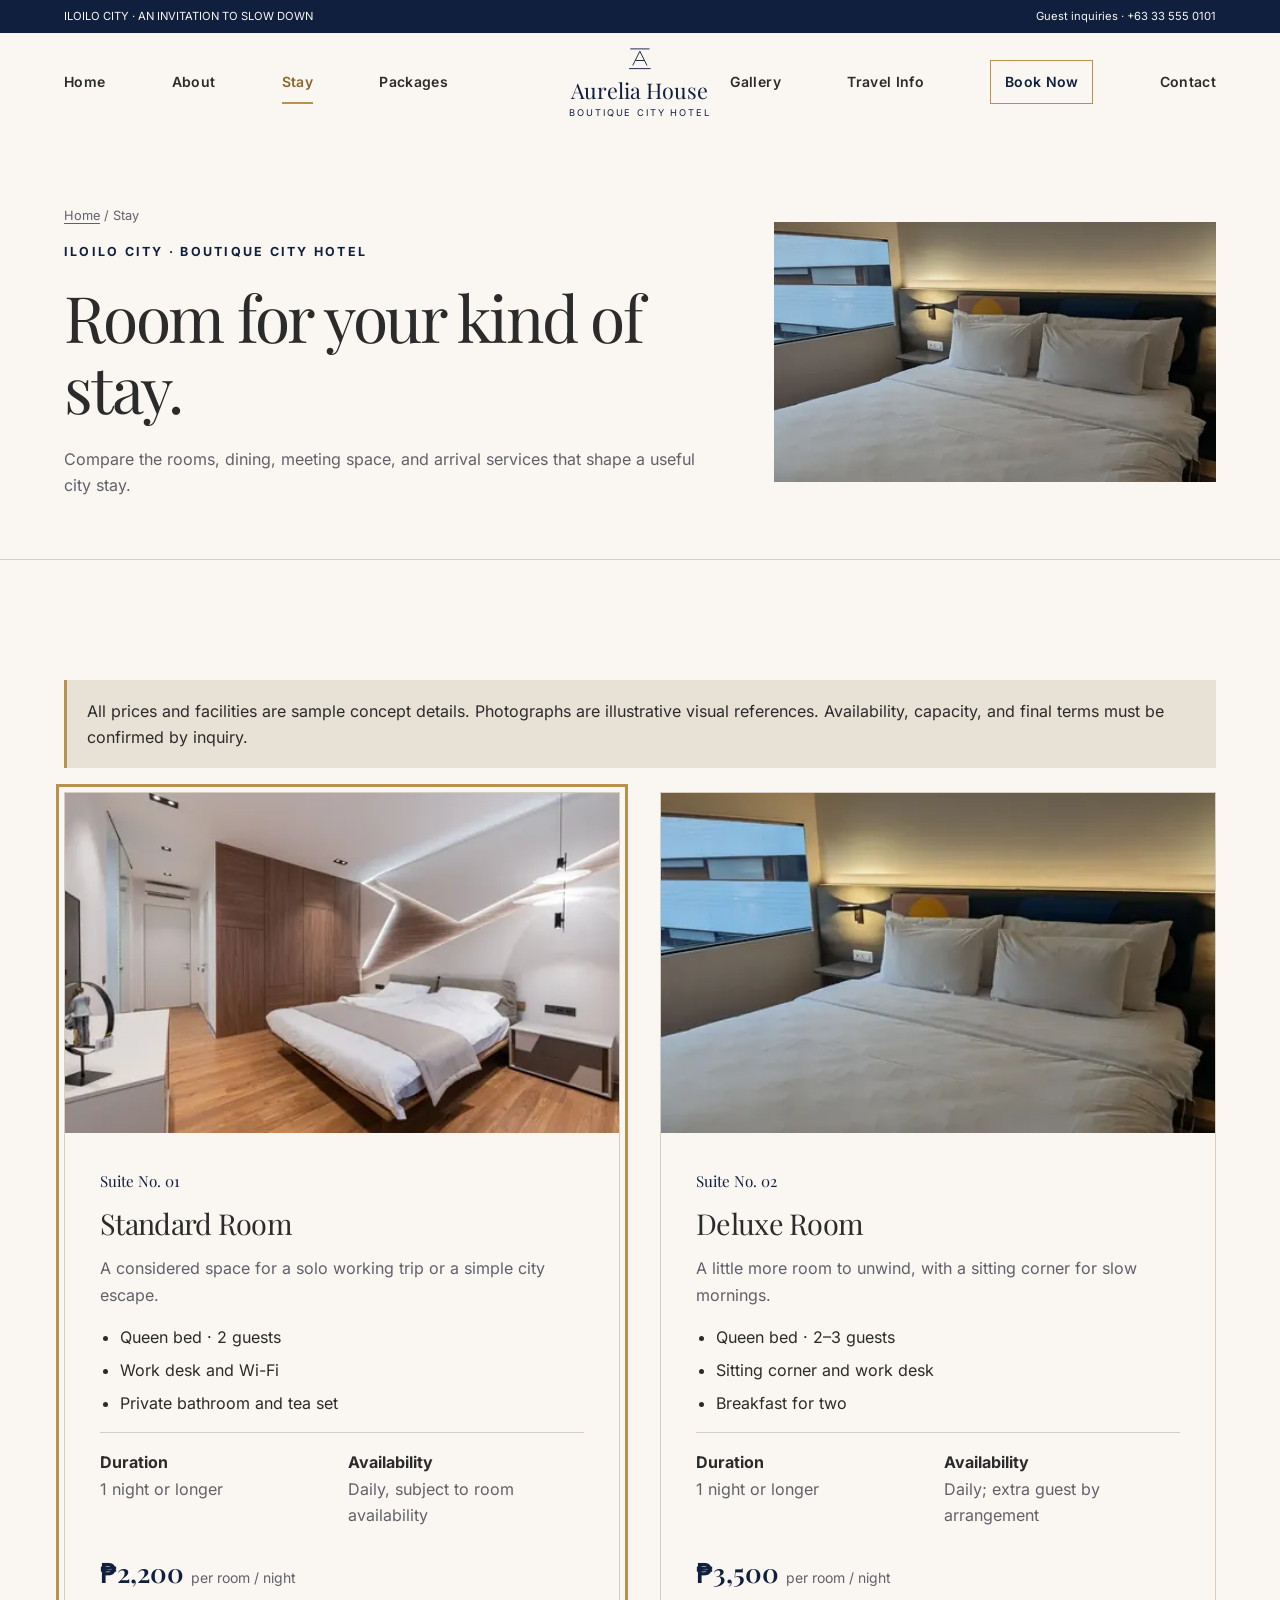
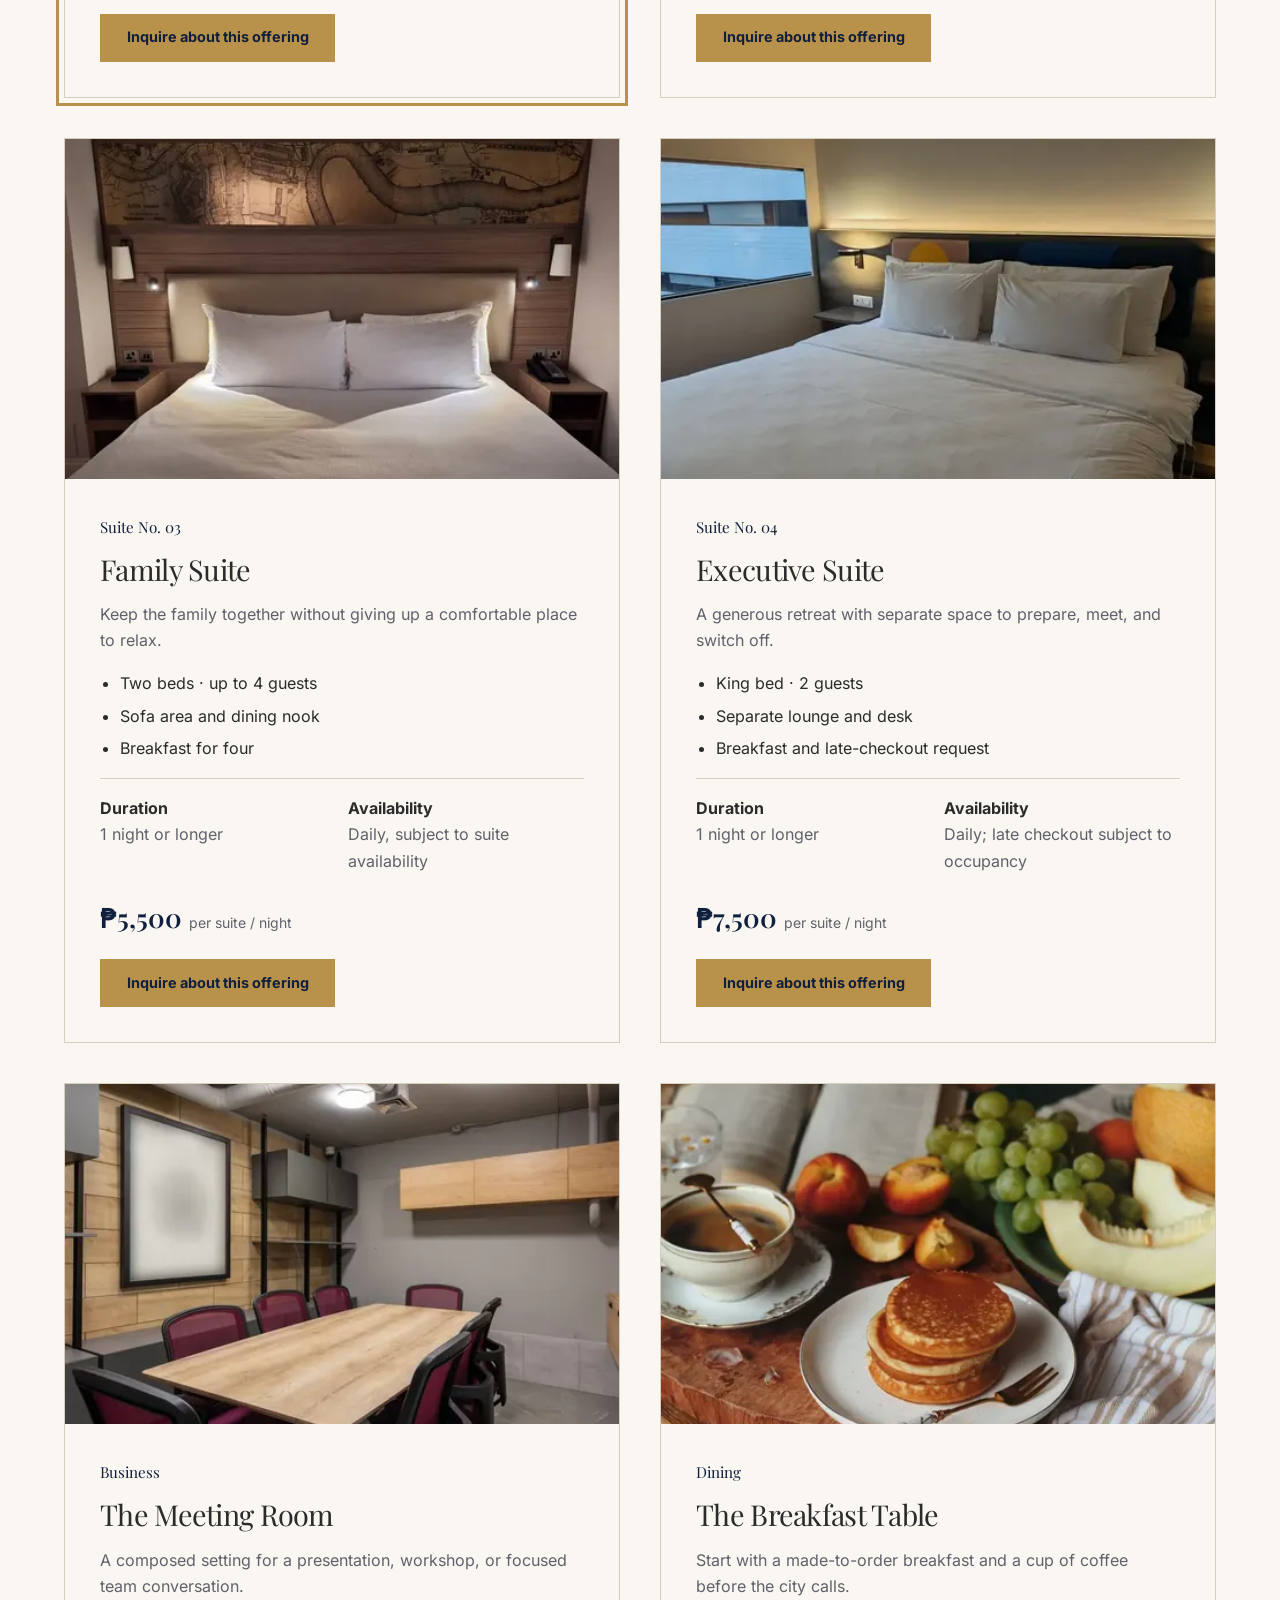
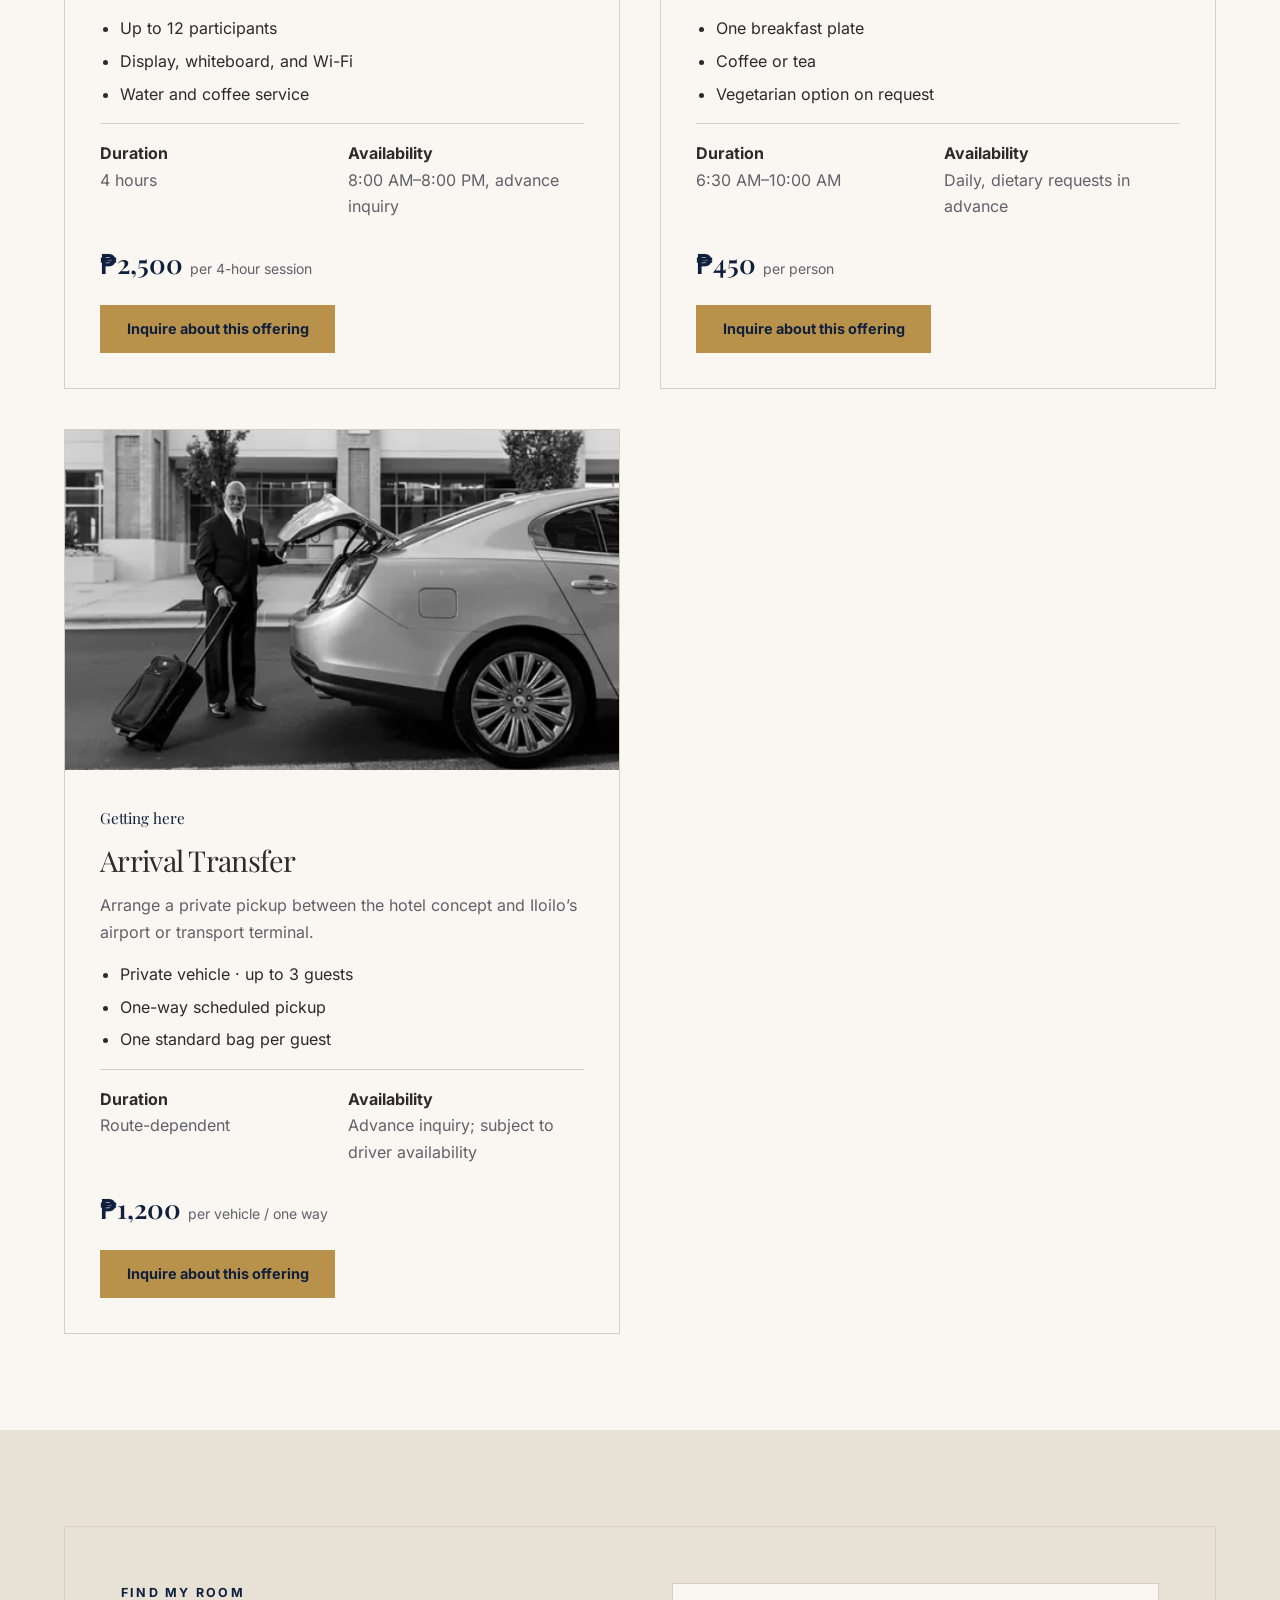
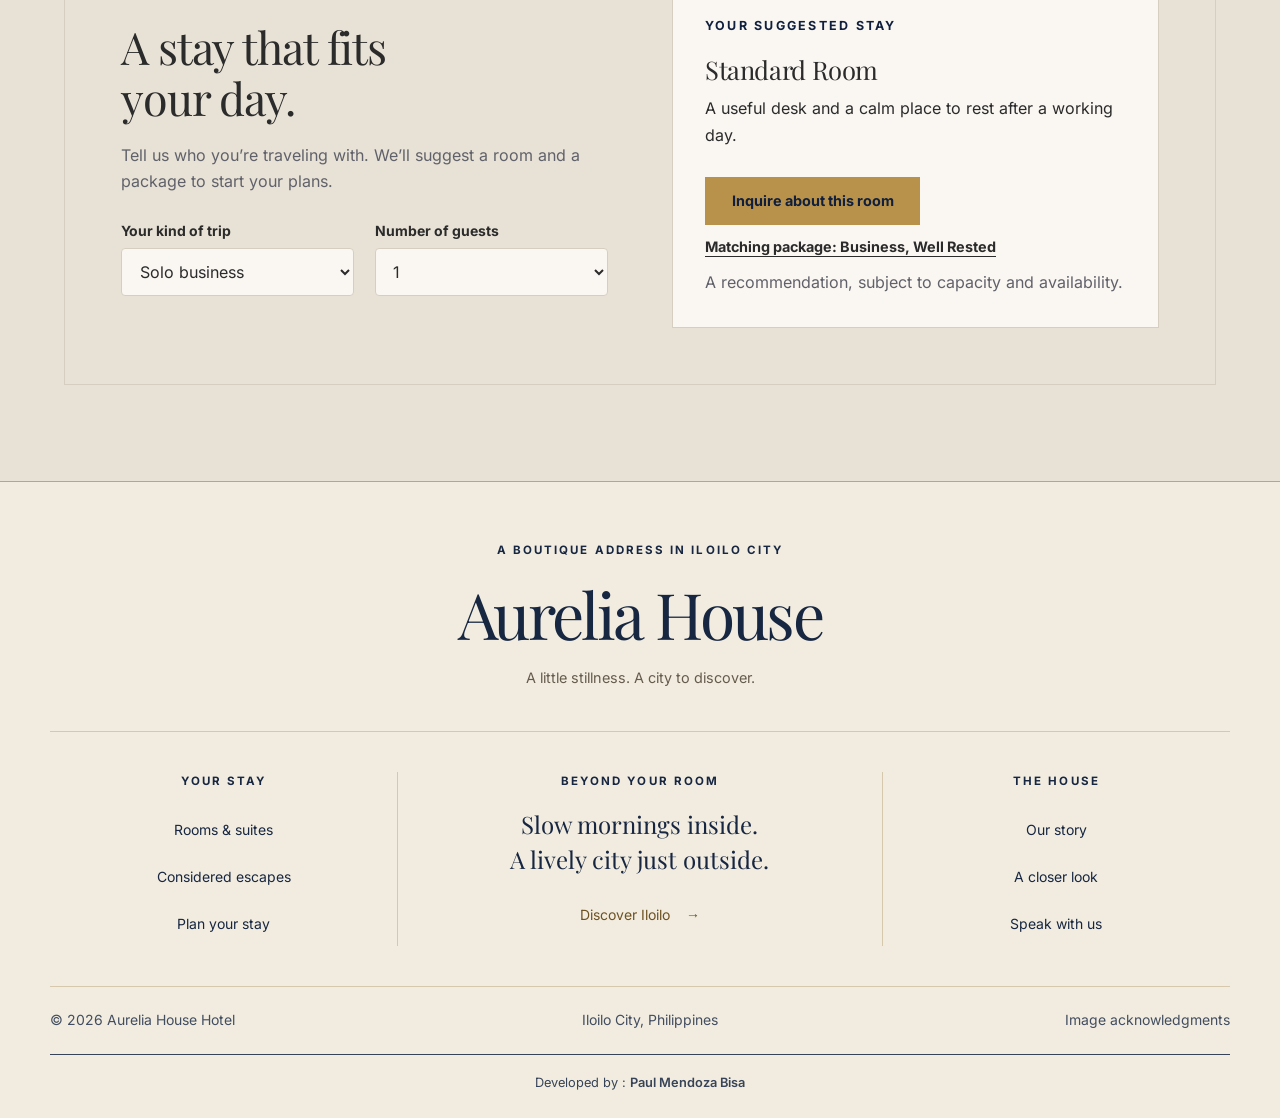
<file: stay.html>
<!DOCTYPE html><html lang="en"><head><meta charset="UTF-8"><meta name="viewport" content="width=device-width, initial-scale=1"><title>Rooms, Dining &amp; Business Services | Aurelia House Hotel</title><meta name="description" content="Compare Aurelia House Hotel rooms, breakfast, meeting space, and arrival transfers. See sample rates, inclusions, capacity, and availability before you inquire."><meta name="theme-color" content="#0F1F3D"><meta property="og:type" content="website"><meta property="og:title" content="Rooms, Dining &amp; Business Services | Aurelia House Hotel"><meta property="og:description" content="Compare Aurelia House Hotel rooms, breakfast, meeting space, and arrival transfers. See sample rates, inclusions, capacity, and availability before you inquire."><meta property="og:site_name" content="Aurelia House Hotel"><link rel="icon" type="image/svg+xml" href="data:image/svg+xml,%3Csvg%20xmlns%3D%22http%3A//www.w3.org/2000/svg%22%20viewBox%3D%220%200%2050%2050%22%3E%3Crect%20width%3D%2250%22%20height%3D%2250%22%20rx%3D%220%22%20fill%3D%22%230F1F3D%22/%3E%3Cg%20transform%3D%22translate%283%203%29%20scale%28.88%29%22%20fill%3D%22none%22%20stroke%3D%22%23dcc396%22%20stroke-width%3D%222%22%3E%3Cpath%20d%3D%22M13%2033%2025%209%2037%2033M18%2025h14%22/%3E%3Cpath%20d%3D%22M7%2039h36M9%205h32%22/%3E%3C/g%3E%3C/svg%3E"><link rel="preload" href="fonts/inter-latin.woff2" as="font" type="font/woff2" crossorigin><link rel="preload" href="fonts/playfair-display-latin.woff2" as="font" type="font/woff2" crossorigin><link rel="stylesheet" href="css/style.css"><script defer src="js/form-config.js"></script><script defer src="js/site-data.js"></script><script defer src="js/main.js"></script></head><body class="hotel"><a class="skip-link" href="#main">Skip to content</a><header class="site-header"><div class="topbar"><div class="wrap"><span>ILOILO CITY · AN INVITATION TO SLOW DOWN</span><a href="contact.html">Guest inquiries · +63 33 555 0101</a></div></div><div class="header-inner wrap"><a class="brand" href="index.html"><svg class="brand-mark" viewBox="0 0 50 50" fill="none" stroke="currentColor" stroke-width="1.6" stroke-linecap="round" stroke-linejoin="round" aria-hidden="true"><path d="M13 33 25 9 37 33M18 25h14"/><path d="M7 39h36M9 5h32"/></svg><span class="brand-text"><strong>Aurelia House</strong><span>Boutique city hotel</span></span><span class="sr-only">Home</span></a><button class="menu-toggle" aria-controls="site-nav" aria-expanded="false" aria-label="Open navigation"><svg viewBox="0 0 24 24" fill="none" stroke="currentColor" stroke-width="1.6" aria-hidden="true"><path d="M3 6h18M3 12h18M3 18h18"/></svg></button><nav class="site-nav" id="site-nav" aria-label="Main navigation"><span class="nav-mobile-brand">Aurelia House</span><button class="menu-close" aria-label="Close navigation">×</button><ul class="nav-list"><li><a  href="index.html" >Home</a></li><li><a  href="about.html" >About</a></li><li><a  href="stay.html" aria-current="page">Stay</a></li><li><a  href="packages.html" >Packages</a></li><li><a  href="gallery.html" >Gallery</a></li><li><a  href="travel-info.html" >Travel Info</a></li><li><a class="nav-book" href="booking.html" >Book Now</a></li><li><a  href="contact.html" >Contact</a></li></ul></nav></div></header><main id="main"><section class="subhero"><div class="wrap"><div><div class="breadcrumb"><a href="index.html">Home</a> / Stay</div><span class="eyebrow">Iloilo City · Boutique city hotel</span><h1>Room for your kind of stay.</h1><p class="muted">Compare the rooms, dining, meeting space, and arrival services that shape a useful city stay.</p></div><img class="" src="images/room-deluxe.webp" srcset="images/room-deluxe-480.webp 480w, images/room-deluxe-640.webp 640w, images/room-deluxe-960.webp 960w, images/room-deluxe.webp 1100w" sizes="(max-width:767px) calc(100vw - 32px), (max-width:1023px) 50vw, 40vw" alt="Modern hotel bedroom with white linens beside a window" width="1100" height="733" fetchpriority="high" decoding="async"></div></section><section class="section"><div class="wrap"><div class="notice">All prices and facilities are sample concept details. Photographs are illustrative visual references. Availability, capacity, and final terms must be confirmed by inquiry.</div><div class="card-grid stay-grid"><article class="card reveal" id="standard-room" data-offering="standard-room"><img class="card-image" src="images/room-studio.webp" srcset="images/room-studio-480.webp 480w, images/room-studio-640.webp 640w, images/room-studio-960.webp 960w, images/room-studio.webp 1100w" sizes="(max-width:767px) calc(100vw - 32px), (max-width:1023px) 50vw, 40vw" alt="Light modern bedroom with white bedding and wooden details" width="1100" height="734" loading="lazy" decoding="async"><div class="card-body"><span class="card-tag">Suite No. 01</span><h2 style="font-size:1.8rem">Standard Room</h2><p class="muted" style="margin-top:1rem">A considered space for a solo working trip or a simple city escape.</p><ul class="features"><li>Queen bed · 2 guests</li><li>Work desk and Wi-Fi</li><li>Private bathroom and tea set</li></ul><dl class="offering-meta"><div><dt>Duration</dt><dd>1 night or longer</dd></div><div><dt>Availability</dt><dd>Daily, subject to room availability</dd></div></dl><div class="card-price"><strong>₱2,200</strong><span>per room / night</span></div><a class="button " href="booking.html?item=standard-room">Inquire about this offering</a></div></article><article class="card reveal" id="deluxe-room" data-offering="deluxe-room"><img class="card-image" src="images/room-deluxe.webp" srcset="images/room-deluxe-480.webp 480w, images/room-deluxe-640.webp 640w, images/room-deluxe-960.webp 960w, images/room-deluxe.webp 1100w" sizes="(max-width:767px) calc(100vw - 32px), (max-width:1023px) 50vw, 40vw" alt="Modern hotel bedroom with white linens beside a window" width="1100" height="733" loading="lazy" decoding="async"><div class="card-body"><span class="card-tag">Suite No. 02</span><h2 style="font-size:1.8rem">Deluxe Room</h2><p class="muted" style="margin-top:1rem">A little more room to unwind, with a sitting corner for slow mornings.</p><ul class="features"><li>Queen bed · 2–3 guests</li><li>Sitting corner and work desk</li><li>Breakfast for two</li></ul><dl class="offering-meta"><div><dt>Duration</dt><dd>1 night or longer</dd></div><div><dt>Availability</dt><dd>Daily; extra guest by arrangement</dd></div></dl><div class="card-price"><strong>₱3,500</strong><span>per room / night</span></div><a class="button " href="booking.html?item=deluxe-room">Inquire about this offering</a></div></article><article class="card reveal" id="family-suite" data-offering="family-suite"><img class="card-image" src="images/room-suite.webp" srcset="images/room-suite-480.webp 480w, images/room-suite-640.webp 640w, images/room-suite-960.webp 960w, images/room-suite.webp 1100w" sizes="(max-width:767px) calc(100vw - 32px), (max-width:1023px) 50vw, 40vw" alt="Spacious bedroom with white bedding and framed map artwork" width="1100" height="825" loading="lazy" decoding="async"><div class="card-body"><span class="card-tag">Suite No. 03</span><h2 style="font-size:1.8rem">Family Suite</h2><p class="muted" style="margin-top:1rem">Keep the family together without giving up a comfortable place to relax.</p><ul class="features"><li>Two beds · up to 4 guests</li><li>Sofa area and dining nook</li><li>Breakfast for four</li></ul><dl class="offering-meta"><div><dt>Duration</dt><dd>1 night or longer</dd></div><div><dt>Availability</dt><dd>Daily, subject to suite availability</dd></div></dl><div class="card-price"><strong>₱5,500</strong><span>per suite / night</span></div><a class="button " href="booking.html?item=family-suite">Inquire about this offering</a></div></article><article class="card reveal" id="executive-suite" data-offering="executive-suite"><img class="card-image" src="images/room-deluxe.webp" srcset="images/room-deluxe-480.webp 480w, images/room-deluxe-640.webp 640w, images/room-deluxe-960.webp 960w, images/room-deluxe.webp 1100w" sizes="(max-width:767px) calc(100vw - 32px), (max-width:1023px) 50vw, 40vw" alt="Modern hotel bedroom with white linens beside a window" width="1100" height="733" loading="lazy" decoding="async"><div class="card-body"><span class="card-tag">Suite No. 04</span><h2 style="font-size:1.8rem">Executive Suite</h2><p class="muted" style="margin-top:1rem">A generous retreat with separate space to prepare, meet, and switch off.</p><ul class="features"><li>King bed · 2 guests</li><li>Separate lounge and desk</li><li>Breakfast and late-checkout request</li></ul><dl class="offering-meta"><div><dt>Duration</dt><dd>1 night or longer</dd></div><div><dt>Availability</dt><dd>Daily; late checkout subject to occupancy</dd></div></dl><div class="card-price"><strong>₱7,500</strong><span>per suite / night</span></div><a class="button " href="booking.html?item=executive-suite">Inquire about this offering</a></div></article><article class="card reveal" id="meeting-room" data-offering="meeting-room"><img class="card-image" src="images/meeting-space.webp" srcset="images/meeting-space-480.webp 480w, images/meeting-space-640.webp 640w, images/meeting-space-960.webp 960w, images/meeting-space.webp 1100w" sizes="(max-width:767px) calc(100vw - 32px), (max-width:1023px) 50vw, 40vw" alt="Contemporary meeting room with a large wooden table and office chairs" width="1100" height="734" loading="lazy" decoding="async"><div class="card-body"><span class="card-tag">Business</span><h2 style="font-size:1.8rem">The Meeting Room</h2><p class="muted" style="margin-top:1rem">A composed setting for a presentation, workshop, or focused team conversation.</p><ul class="features"><li>Up to 12 participants</li><li>Display, whiteboard, and Wi-Fi</li><li>Water and coffee service</li></ul><dl class="offering-meta"><div><dt>Duration</dt><dd>4 hours</dd></div><div><dt>Availability</dt><dd>8:00 AM–8:00 PM, advance inquiry</dd></div></dl><div class="card-price"><strong>₱2,500</strong><span>per 4-hour session</span></div><a class="button " href="booking.html?item=meeting-room">Inquire about this offering</a></div></article><article class="card reveal" id="breakfast-table" data-offering="breakfast-table"><img class="card-image" src="images/breakfast.webp" srcset="images/breakfast-480.webp 480w, images/breakfast-640.webp 640w, images/breakfast-960.webp 960w, images/breakfast.webp 1100w" sizes="(max-width:767px) calc(100vw - 32px), (max-width:1023px) 50vw, 40vw" alt="Pancakes, coffee and fresh fruit on a wooden breakfast table" width="1100" height="1650" loading="lazy" decoding="async"><div class="card-body"><span class="card-tag">Dining</span><h2 style="font-size:1.8rem">The Breakfast Table</h2><p class="muted" style="margin-top:1rem">Start with a made-to-order breakfast and a cup of coffee before the city calls.</p><ul class="features"><li>One breakfast plate</li><li>Coffee or tea</li><li>Vegetarian option on request</li></ul><dl class="offering-meta"><div><dt>Duration</dt><dd>6:30 AM–10:00 AM</dd></div><div><dt>Availability</dt><dd>Daily, dietary requests in advance</dd></div></dl><div class="card-price"><strong>₱450</strong><span>per person</span></div><a class="button " href="booking.html?item=breakfast-table">Inquire about this offering</a></div></article><article class="card reveal" id="station-transfer" data-offering="station-transfer"><img class="card-image" src="images/arrival-transfer.webp" srcset="images/arrival-transfer-480.webp 480w, images/arrival-transfer-640.webp 640w, images/arrival-transfer-960.webp 960w, images/arrival-transfer.webp 1100w" sizes="(max-width:767px) calc(100vw - 32px), (max-width:1023px) 50vw, 40vw" alt="Chauffeur beside a sedan with an open trunk and wheeled luggage" width="1100" height="658" loading="lazy" decoding="async"><div class="card-body"><span class="card-tag">Getting here</span><h2 style="font-size:1.8rem">Arrival Transfer</h2><p class="muted" style="margin-top:1rem">Arrange a private pickup between the hotel concept and Iloilo’s airport or transport terminal.</p><ul class="features"><li>Private vehicle · up to 3 guests</li><li>One-way scheduled pickup</li><li>One standard bag per guest</li></ul><dl class="offering-meta"><div><dt>Duration</dt><dd>Route-dependent</dd></div><div><dt>Availability</dt><dd>Advance inquiry; subject to driver availability</dd></div></dl><div class="card-price"><strong>₱1,200</strong><span>per vehicle / one way</span></div><a class="button " href="booking.html?item=station-transfer">Inquire about this offering</a></div></article></div></div></section><section class="section panel-section"><div class="wrap"><div class="planner reveal" id="find-my-room"><div><span class="eyebrow">Find my room</span><h2>A stay that fits<br>your day.</h2><p class="muted">Tell us who you’re traveling with. We’ll suggest a room and a package to start your plans.</p><div id="room-finder" class="form-grid" style="margin-top:1.5rem"><div class="field"><label for="traveler-type">Your kind of trip</label><select id="traveler-type"><option value="business">Solo business</option><option value="couple">A couple’s escape</option><option value="family">Family time</option></select></div><div class="field"><label for="room-guests">Number of guests</label><select id="room-guests"><option>1</option><option>2</option><option>3</option><option>4</option></select></div></div></div><div class="planner-result" aria-live="polite"><span class="eyebrow">Your suggested stay</span><h3 id="room-result-name">Standard Room</h3><p id="room-result-reason">A useful desk and a calm place to rest.</p><div class="actions"><a class="button" id="room-result-link" href="booking.html?item=standard-room">Inquire about this room</a></div><a class="text-link" id="room-package-link" href="packages.html#business-stay">Matching package</a><p class="small muted">A recommendation, subject to capacity and availability.</p></div></div></div></section></main><footer class="site-footer footer-redesign aurelia-footer"><div class="footer-shell"><div class="aurelia-signature"><p class="footer-label">A boutique address in Iloilo City</p><a href="index.html" class="aurelia-wordmark">Aurelia House</a><p>A little stillness. A city to discover.</p></div><div class="aurelia-columns"><div><p class="footer-label">Your stay</p><nav aria-label="Stay navigation"><a href="stay.html">Rooms &amp; suites</a><a href="packages.html">Considered escapes</a><a href="booking.html">Plan your stay</a></nav></div><div class="aurelia-city"><p class="footer-label">Beyond your room</p><p>Slow mornings inside.<br>A lively city just outside.</p><a href="travel-info.html">Discover Iloilo <span aria-hidden="true">→</span></a></div><div><p class="footer-label">The house</p><nav aria-label="Hotel navigation"><a href="about.html">Our story</a><a href="gallery.html">A closer look</a><a href="contact.html">Speak with us</a></nav></div></div><div class="footer-end footer-fine"><p>© 2026 Aurelia House Hotel</p><p>Iloilo City, Philippines</p><a href="gallery.html#photo-credits">Image acknowledgments</a></div><div class="developer-credit"><p>Developed by : <strong>Paul Mendoza Bisa</strong></p></div></div></footer></body></html>
</file>
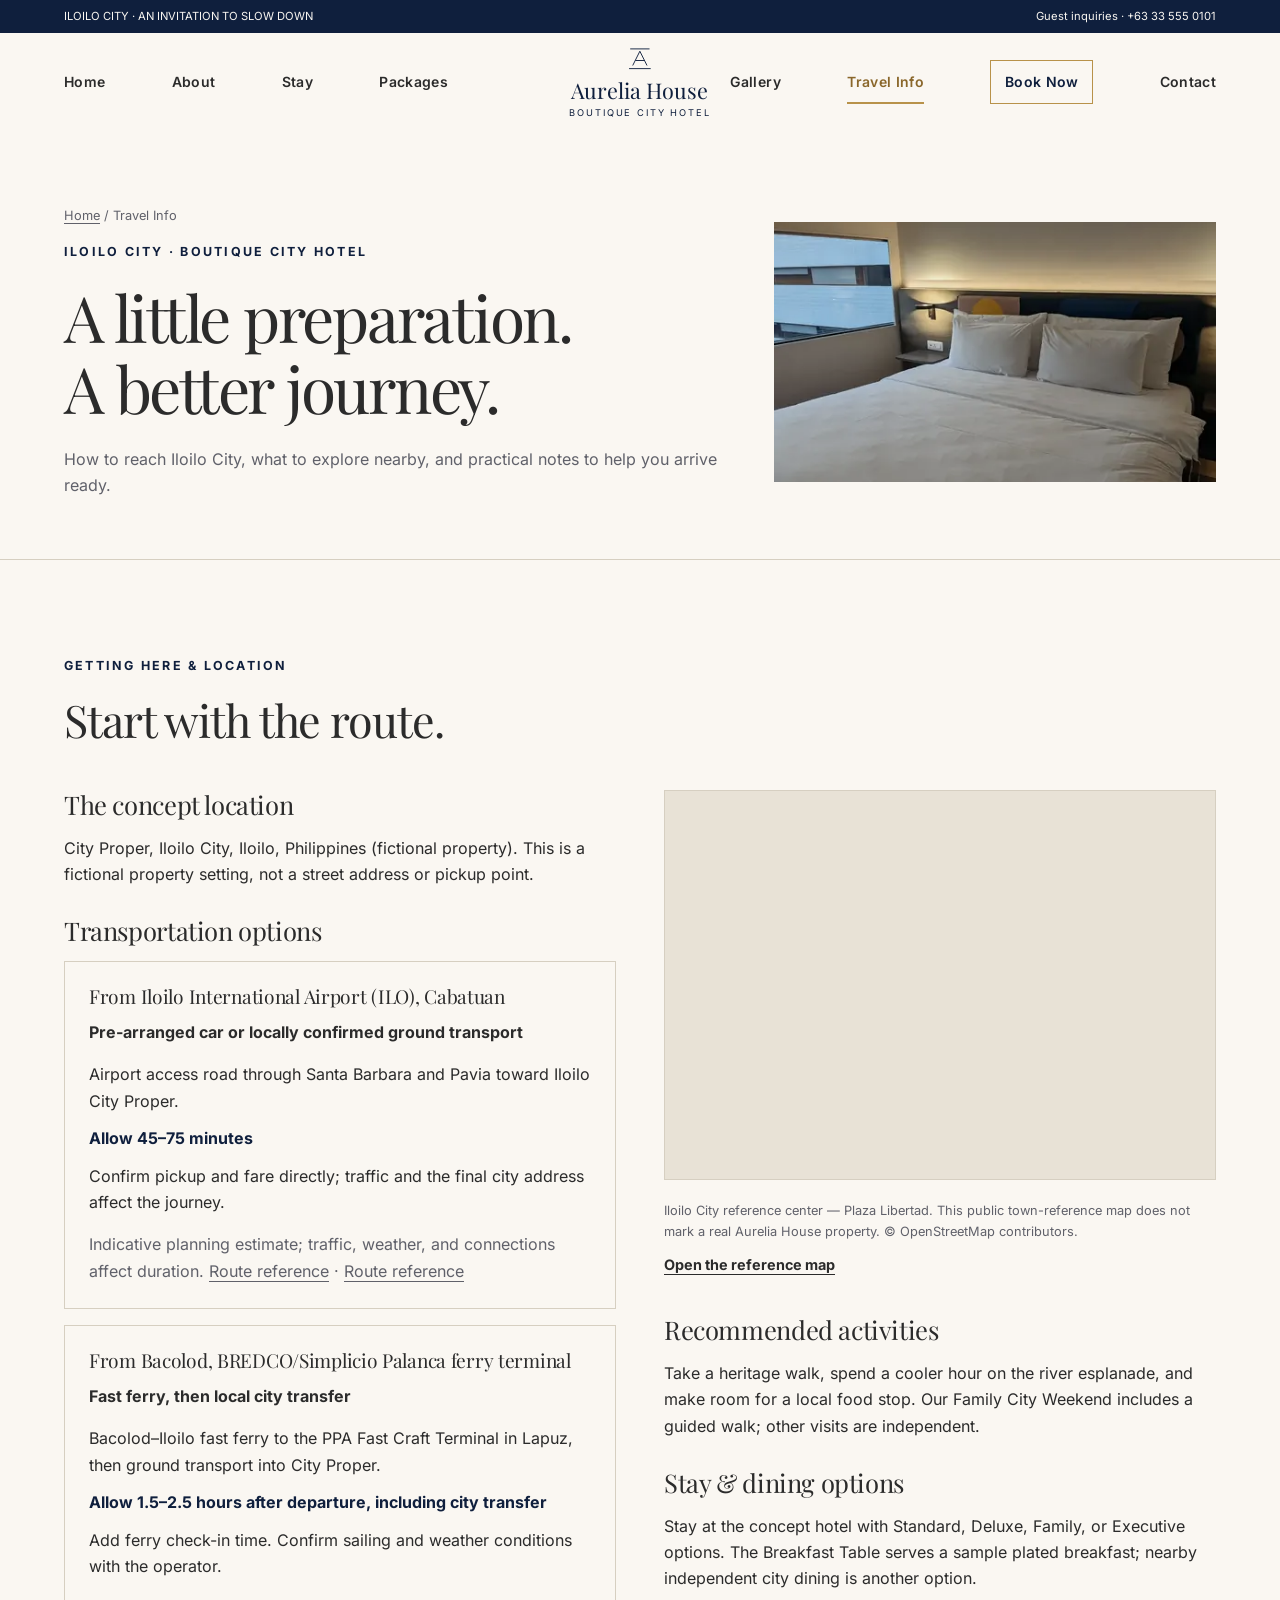
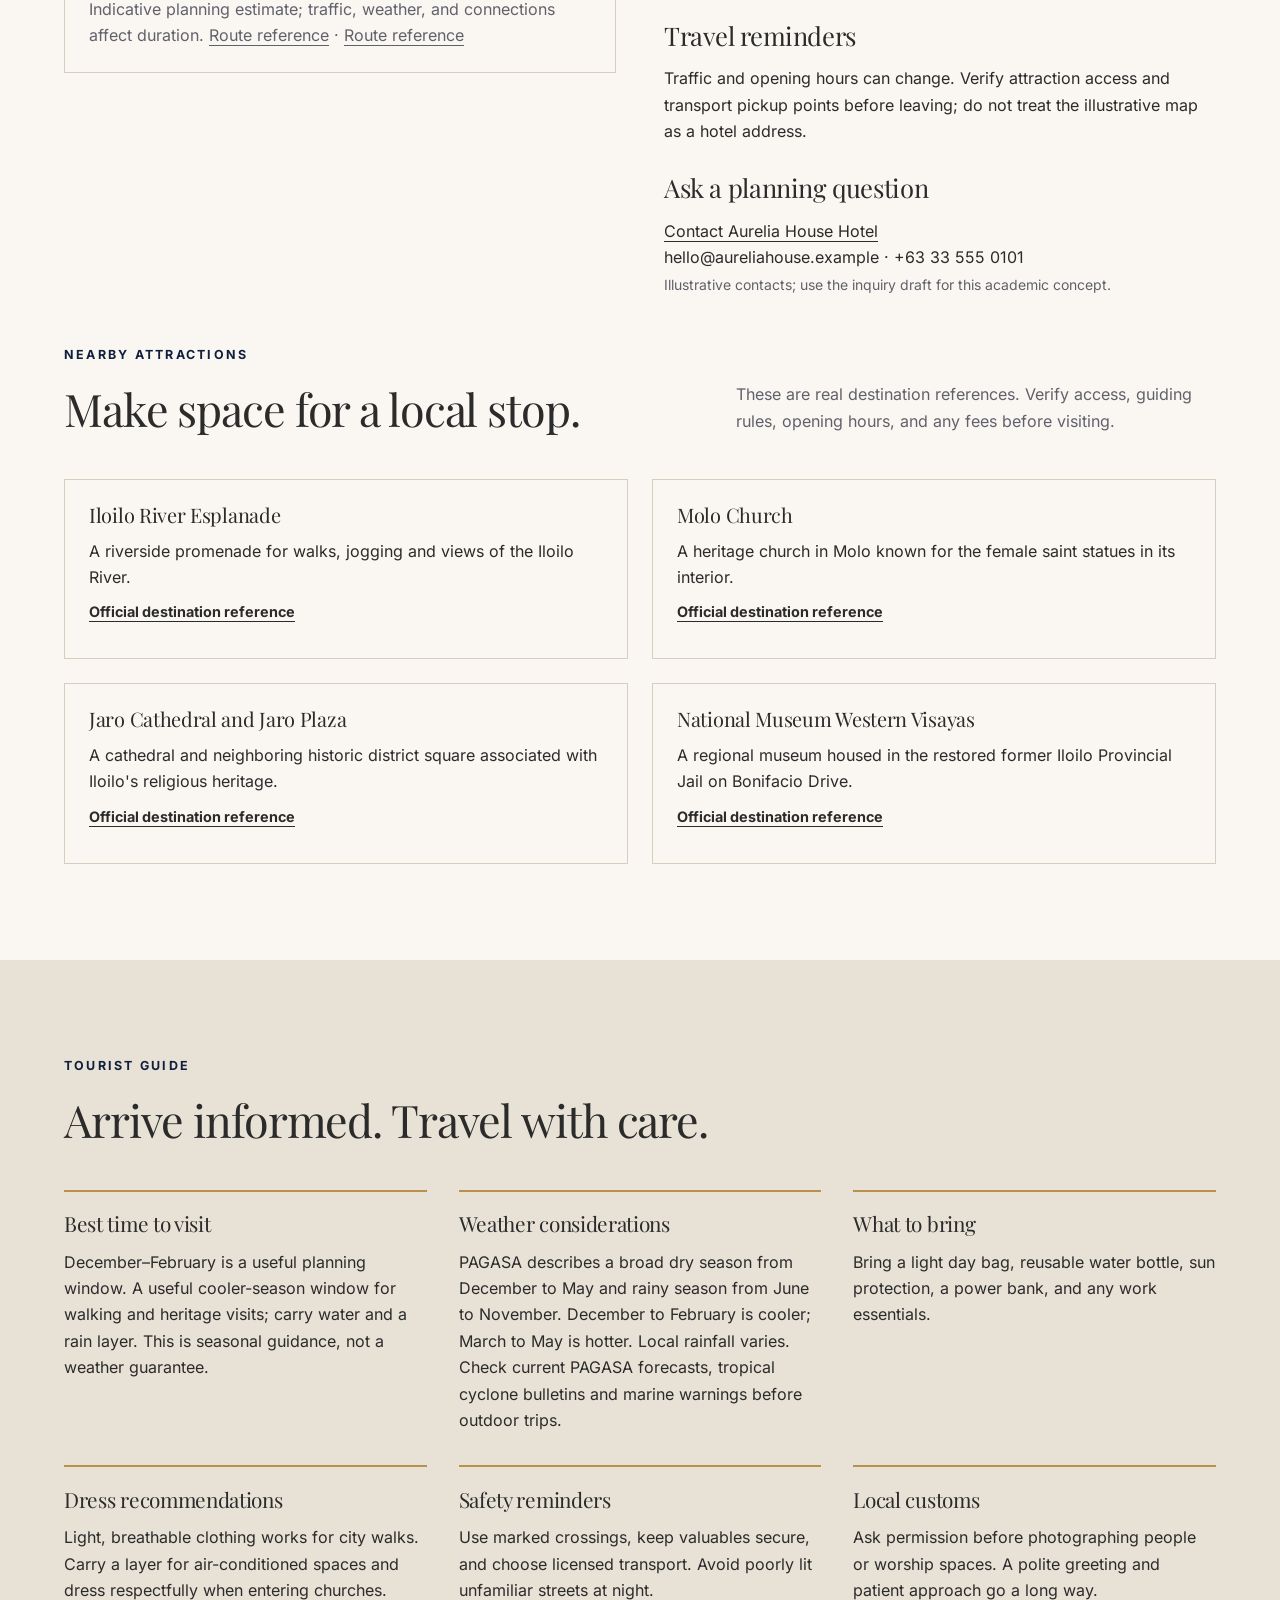
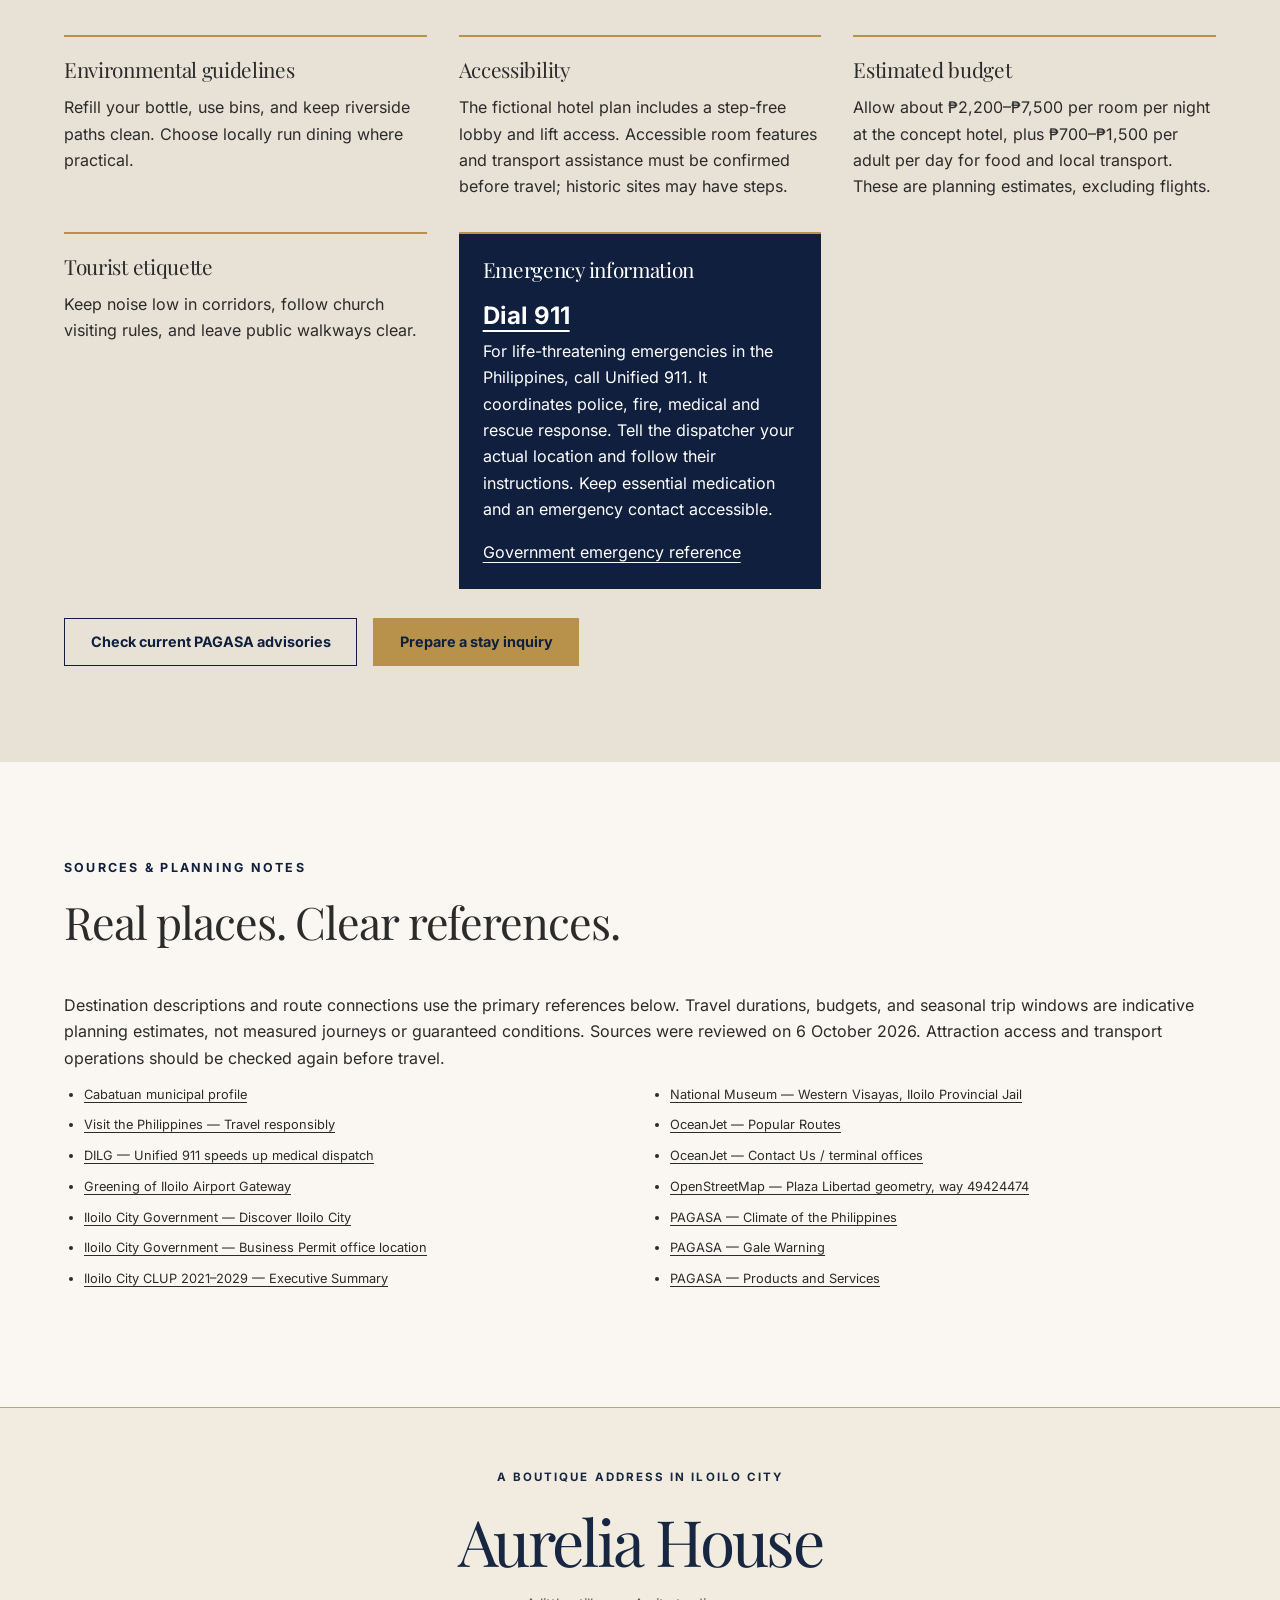
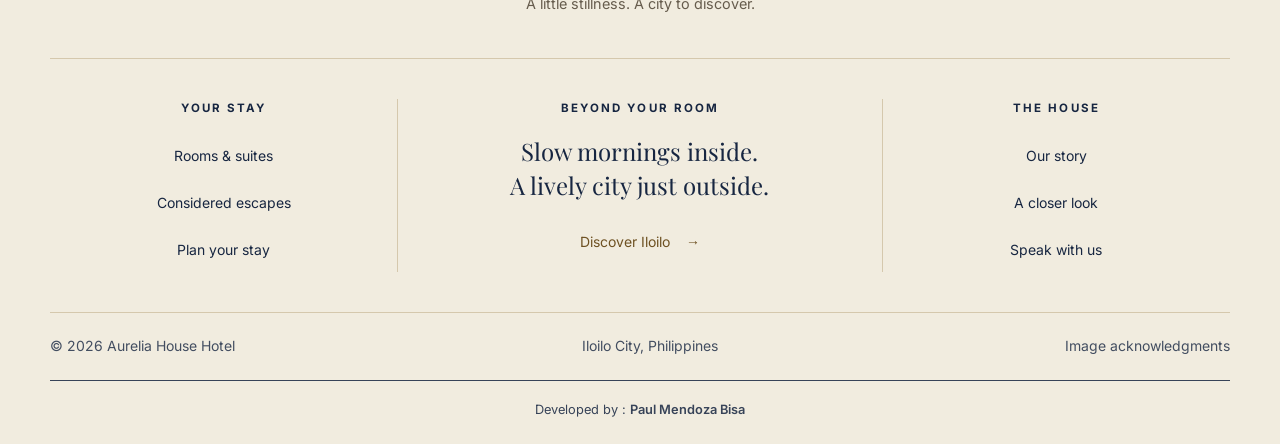
<file: travel-info.html>
<!DOCTYPE html><html lang="en"><head><meta charset="UTF-8"><meta name="viewport" content="width=device-width, initial-scale=1"><title>Iloilo City Travel Guide &amp; Routes | Aurelia House Hotel</title><meta name="description" content="Prepare for Iloilo City with Aurelia House Hotel. Find arrival routes, heritage stops, a town-reference map, packing advice, accessibility, and safety tips."><meta name="theme-color" content="#0F1F3D"><meta property="og:type" content="website"><meta property="og:title" content="Iloilo City Travel Guide &amp; Routes | Aurelia House Hotel"><meta property="og:description" content="Prepare for Iloilo City with Aurelia House Hotel. Find arrival routes, heritage stops, a town-reference map, packing advice, accessibility, and safety tips."><meta property="og:site_name" content="Aurelia House Hotel"><link rel="icon" type="image/svg+xml" href="data:image/svg+xml,%3Csvg%20xmlns%3D%22http%3A//www.w3.org/2000/svg%22%20viewBox%3D%220%200%2050%2050%22%3E%3Crect%20width%3D%2250%22%20height%3D%2250%22%20rx%3D%220%22%20fill%3D%22%230F1F3D%22/%3E%3Cg%20transform%3D%22translate%283%203%29%20scale%28.88%29%22%20fill%3D%22none%22%20stroke%3D%22%23dcc396%22%20stroke-width%3D%222%22%3E%3Cpath%20d%3D%22M13%2033%2025%209%2037%2033M18%2025h14%22/%3E%3Cpath%20d%3D%22M7%2039h36M9%205h32%22/%3E%3C/g%3E%3C/svg%3E"><link rel="preload" href="fonts/inter-latin.woff2" as="font" type="font/woff2" crossorigin><link rel="preload" href="fonts/playfair-display-latin.woff2" as="font" type="font/woff2" crossorigin><link rel="stylesheet" href="css/style.css"><script defer src="js/form-config.js"></script><script defer src="js/site-data.js"></script><script defer src="js/main.js"></script></head><body class="hotel"><a class="skip-link" href="#main">Skip to content</a><header class="site-header"><div class="topbar"><div class="wrap"><span>ILOILO CITY · AN INVITATION TO SLOW DOWN</span><a href="contact.html">Guest inquiries · +63 33 555 0101</a></div></div><div class="header-inner wrap"><a class="brand" href="index.html"><svg class="brand-mark" viewBox="0 0 50 50" fill="none" stroke="currentColor" stroke-width="1.6" stroke-linecap="round" stroke-linejoin="round" aria-hidden="true"><path d="M13 33 25 9 37 33M18 25h14"/><path d="M7 39h36M9 5h32"/></svg><span class="brand-text"><strong>Aurelia House</strong><span>Boutique city hotel</span></span><span class="sr-only">Home</span></a><button class="menu-toggle" aria-controls="site-nav" aria-expanded="false" aria-label="Open navigation"><svg viewBox="0 0 24 24" fill="none" stroke="currentColor" stroke-width="1.6" aria-hidden="true"><path d="M3 6h18M3 12h18M3 18h18"/></svg></button><nav class="site-nav" id="site-nav" aria-label="Main navigation"><span class="nav-mobile-brand">Aurelia House</span><button class="menu-close" aria-label="Close navigation">×</button><ul class="nav-list"><li><a  href="index.html" >Home</a></li><li><a  href="about.html" >About</a></li><li><a  href="stay.html" >Stay</a></li><li><a  href="packages.html" >Packages</a></li><li><a  href="gallery.html" >Gallery</a></li><li><a  href="travel-info.html" aria-current="page">Travel Info</a></li><li><a class="nav-book" href="booking.html" >Book Now</a></li><li><a  href="contact.html" >Contact</a></li></ul></nav></div></header><main id="main"><section class="subhero"><div class="wrap"><div><div class="breadcrumb"><a href="index.html">Home</a> / Travel Info</div><span class="eyebrow">Iloilo City · Boutique city hotel</span><h1>A little preparation.<br>A better journey.</h1><p class="muted">How to reach Iloilo City, what to explore nearby, and practical notes to help you arrive ready.</p></div><img class="" src="images/room-deluxe.webp" srcset="images/room-deluxe-480.webp 480w, images/room-deluxe-640.webp 640w, images/room-deluxe-960.webp 960w, images/room-deluxe.webp 1100w" sizes="(max-width:767px) calc(100vw - 32px), (max-width:1023px) 50vw, 40vw" alt="Modern hotel bedroom with white linens beside a window" width="1100" height="733" fetchpriority="high" decoding="async"></div></section><section class="section" id="getting-here"><div class="wrap"><div class="section-heading"><div><span class="eyebrow">Getting Here & Location</span><h2>Start with the route.</h2></div><div></div></div><div class="destination-layout"><div><h3 style="margin-top:0">The concept location</h3><p>City Proper, Iloilo City, Iloilo, Philippines (fictional property). This is a fictional property setting, not a street address or pickup point.</p><h3>Transportation options</h3><article class="route-card"><h3>From Iloilo International Airport (ILO), Cabatuan</h3><p><strong>Pre-arranged car or locally confirmed ground transport</strong></p><p>Airport access road through Santa Barbara and Pavia toward Iloilo City Proper.</p><span class="time">Allow 45–75 minutes</span><p>Confirm pickup and fare directly; traffic and the final city address affect the journey.</p><p class="small muted">Indicative planning estimate; traffic, weather, and connections affect duration. <a href="https://iloilo.gov.ph/en/environment-news/greening-iloilo-airport-gateway" target="_blank" rel="noopener noreferrer">Route reference</a> · <a href="https://iloilo.gov.ph/en/node/152" target="_blank" rel="noopener noreferrer">Route reference</a></p></article><article class="route-card"><h3>From Bacolod, BREDCO/Simplicio Palanca ferry terminal</h3><p><strong>Fast ferry, then local city transfer</strong></p><p>Bacolod–Iloilo fast ferry to the PPA Fast Craft Terminal in Lapuz, then ground transport into City Proper.</p><span class="time">Allow 1.5–2.5 hours after departure, including city transfer</span><p>Add ferry check-in time. Confirm sailing and weather conditions with the operator.</p><p class="small muted">Indicative planning estimate; traffic, weather, and connections affect duration. <a href="https://www.oceanjet.net/" target="_blank" rel="noopener noreferrer">Route reference</a> · <a href="https://www.oceanjet.net/contact-us" target="_blank" rel="noopener noreferrer">Route reference</a></p></article></div><div id="location-map"><iframe class="map-frame" src="https://www.openstreetmap.org/export/embed.html?bbox=122.538666%2C10.667641%2C122.608666%2C10.717641&layer=mapnik&marker=10.692641%2C122.573666" title="Iloilo City reference center — Plaza Libertad interactive reference map" loading="lazy" referrerpolicy="no-referrer" allowfullscreen></iframe><p class="map-caption">Iloilo City reference center — Plaza Libertad. This public town-reference map does not mark a real Aurelia House property. © OpenStreetMap contributors.</p><a class="text-link" href="https://www.openstreetmap.org/?mlat=10.692641&mlon=122.573666#map=13/10.692641/122.573666" target="_blank" rel="noopener noreferrer">Open the reference map</a><h3>Recommended activities</h3><p>Take a heritage walk, spend a cooler hour on the river esplanade, and make room for a local food stop. Our Family City Weekend includes a guided walk; other visits are independent.</p><h3>Stay & dining options</h3><p>Stay at the concept hotel with Standard, Deluxe, Family, or Executive options. The Breakfast Table serves a sample plated breakfast; nearby independent city dining is another option.</p><h3>Travel reminders</h3><p>Traffic and opening hours can change. Verify attraction access and transport pickup points before leaving; do not treat the illustrative map as a hotel address.</p><h3>Ask a planning question</h3><p><a href="contact.html">Contact Aurelia House Hotel</a><br>hello@aureliahouse.example · +63 33 555 0101<br><span class="small muted">Illustrative contacts; use the inquiry draft for this academic concept.</span></p></div></div><div style="margin-top:3rem"><div class="section-heading"><div><span class="eyebrow">Nearby attractions</span><h2>Make space for a local stop.</h2></div><div><p class="muted">These are real destination references. Verify access, guiding rules, opening hours, and any fees before visiting.</p></div></div><div class="attraction-list"><article class="attraction"><h3>Iloilo River Esplanade</h3><p>A riverside promenade for walks, jogging and views of the Iloilo River.</p><a class="text-link" href="https://iloilocity.gov.ph/discover-iloilo-city/" target="_blank" rel="noopener noreferrer">Official destination reference</a></article><article class="attraction"><h3>Molo Church</h3><p>A heritage church in Molo known for the female saint statues in its interior.</p><a class="text-link" href="https://iloilocity.gov.ph/discover-iloilo-city/" target="_blank" rel="noopener noreferrer">Official destination reference</a></article><article class="attraction"><h3>Jaro Cathedral and Jaro Plaza</h3><p>A cathedral and neighboring historic district square associated with Iloilo&#x27;s religious heritage.</p><a class="text-link" href="https://iloilocity.gov.ph/discover-iloilo-city/" target="_blank" rel="noopener noreferrer">Official destination reference</a></article><article class="attraction"><h3>National Museum Western Visayas</h3><p>A regional museum housed in the restored former Iloilo Provincial Jail on Bonifacio Drive.</p><a class="text-link" href="https://www.nationalmuseum.gov.ph/our-museums/regional-area-and-site-museums/western-visayas/" target="_blank" rel="noopener noreferrer">Official destination reference</a></article></div></div></div></section><section class="section panel-section" id="tourist-guide"><div class="wrap"><div class="section-heading"><div><span class="eyebrow">Tourist Guide</span><h2>Arrive informed. Travel with care.</h2></div><div></div></div><div class="guide-grid"><div class="guide-block"><h3>Best time to visit</h3><p>December–February is a useful planning window. A useful cooler-season window for walking and heritage visits; carry water and a rain layer. This is seasonal guidance, not a weather guarantee.</p></div><div class="guide-block"><h3>Weather considerations</h3><p>PAGASA describes a broad dry season from December to May and rainy season from June to November. December to February is cooler; March to May is hotter. Local rainfall varies. Check current PAGASA forecasts, tropical cyclone bulletins and marine warnings before outdoor trips.</p></div><div class="guide-block"><h3>What to bring</h3><p>Bring a light day bag, reusable water bottle, sun protection, a power bank, and any work essentials.</p></div><div class="guide-block"><h3>Dress recommendations</h3><p>Light, breathable clothing works for city walks. Carry a layer for air-conditioned spaces and dress respectfully when entering churches.</p></div><div class="guide-block"><h3>Safety reminders</h3><p>Use marked crossings, keep valuables secure, and choose licensed transport. Avoid poorly lit unfamiliar streets at night.</p></div><div class="guide-block"><h3>Local customs</h3><p>Ask permission before photographing people or worship spaces. A polite greeting and patient approach go a long way.</p></div><div class="guide-block"><h3>Environmental guidelines</h3><p>Refill your bottle, use bins, and keep riverside paths clean. Choose locally run dining where practical.</p></div><div class="guide-block"><h3>Accessibility</h3><p>The fictional hotel plan includes a step-free lobby and lift access. Accessible room features and transport assistance must be confirmed before travel; historic sites may have steps.</p></div><div class="guide-block"><h3>Estimated budget</h3><p>Allow about ₱2,200–₱7,500 per room per night at the concept hotel, plus ₱700–₱1,500 per adult per day for food and local transport. These are planning estimates, excluding flights.</p></div><div class="guide-block"><h3>Tourist etiquette</h3><p>Keep noise low in corridors, follow church visiting rules, and leave public walkways clear.</p></div><div class="guide-block emergency"><h3>Emergency information</h3><a class="text-link" href="tel:911">Dial 911</a><p>For life-threatening emergencies in the Philippines, call Unified 911. It coordinates police, fire, medical and rescue response. Tell the dispatcher your actual location and follow their instructions. Keep essential medication and an emergency contact accessible.</p><p class="small"><a href="https://calabarzon.dilg.gov.ph/dilg-unified-911-speeds-up-medical-dispatch-saves-more-lives-through-faster-emergency-response/" target="_blank" rel="noopener noreferrer">Government emergency reference</a></p></div></div><div class="actions"><a class="button secondary" href="https://www.pagasa.dost.gov.ph/">Check current PAGASA advisories</a><a class="button " href="booking.html">Prepare a stay inquiry</a></div></div></section><section class="section" id="sources"><div class="wrap"><div class="section-heading"><div><span class="eyebrow">Sources & planning notes</span><h2>Real places. Clear references.</h2></div><div></div></div><p>Destination descriptions and route connections use the primary references below. Travel durations, budgets, and seasonal trip windows are indicative planning estimates, not measured journeys or guaranteed conditions. Sources were reviewed on 6 October 2026. Attraction access and transport operations should be checked again before travel.</p><ul class="source-list"><li><a href="https://iloilo.gov.ph/en/node/152" target="_blank" rel="noopener noreferrer">Cabatuan municipal profile</a></li><li><a href="https://genevapm.dfa.gov.ph/resources/visit-the-philippines" target="_blank" rel="noopener noreferrer">Visit the Philippines — Travel responsibly</a></li><li><a href="https://calabarzon.dilg.gov.ph/dilg-unified-911-speeds-up-medical-dispatch-saves-more-lives-through-faster-emergency-response/" target="_blank" rel="noopener noreferrer">DILG — Unified 911 speeds up medical dispatch</a></li><li><a href="https://iloilo.gov.ph/en/environment-news/greening-iloilo-airport-gateway" target="_blank" rel="noopener noreferrer">Greening of Iloilo Airport Gateway</a></li><li><a href="https://iloilocity.gov.ph/discover-iloilo-city/" target="_blank" rel="noopener noreferrer">Iloilo City Government — Discover Iloilo City</a></li><li><a href="https://iloilocity.gov.ph/business-permit/" target="_blank" rel="noopener noreferrer">Iloilo City Government — Business Permit office location</a></li><li><a href="https://iloilocity.gov.ph/main/wp-content/uploads/2021/10/CLUP-Executive-Summary_IC-2021-2029.pdf" target="_blank" rel="noopener noreferrer">Iloilo City CLUP 2021–2029 — Executive Summary</a></li><li><a href="https://www.nationalmuseum.gov.ph/our-museums/regional-area-and-site-museums/western-visayas/" target="_blank" rel="noopener noreferrer">National Museum — Western Visayas, Iloilo Provincial Jail</a></li><li><a href="https://www.oceanjet.net/" target="_blank" rel="noopener noreferrer">OceanJet — Popular Routes</a></li><li><a href="https://www.oceanjet.net/contact-us" target="_blank" rel="noopener noreferrer">OceanJet — Contact Us / terminal offices</a></li><li><a href="https://www.openstreetmap.org/way/49424474" target="_blank" rel="noopener noreferrer">OpenStreetMap — Plaza Libertad geometry, way 49424474</a></li><li><a href="https://www.pagasa.dost.gov.ph/information/climate-philippines" target="_blank" rel="noopener noreferrer">PAGASA — Climate of the Philippines</a></li><li><a href="https://www.pagasa.dost.gov.ph/marine/gale-warning" target="_blank" rel="noopener noreferrer">PAGASA — Gale Warning</a></li><li><a href="https://www.pagasa.dost.gov.ph/products-and-services" target="_blank" rel="noopener noreferrer">PAGASA — Products and Services</a></li></ul></div></section></main><footer class="site-footer footer-redesign aurelia-footer"><div class="footer-shell"><div class="aurelia-signature"><p class="footer-label">A boutique address in Iloilo City</p><a href="index.html" class="aurelia-wordmark">Aurelia House</a><p>A little stillness. A city to discover.</p></div><div class="aurelia-columns"><div><p class="footer-label">Your stay</p><nav aria-label="Stay navigation"><a href="stay.html">Rooms &amp; suites</a><a href="packages.html">Considered escapes</a><a href="booking.html">Plan your stay</a></nav></div><div class="aurelia-city"><p class="footer-label">Beyond your room</p><p>Slow mornings inside.<br>A lively city just outside.</p><a href="travel-info.html">Discover Iloilo <span aria-hidden="true">→</span></a></div><div><p class="footer-label">The house</p><nav aria-label="Hotel navigation"><a href="about.html">Our story</a><a href="gallery.html">A closer look</a><a href="contact.html">Speak with us</a></nav></div></div><div class="footer-end footer-fine"><p>© 2026 Aurelia House Hotel</p><p>Iloilo City, Philippines</p><a href="gallery.html#photo-credits">Image acknowledgments</a></div><div class="developer-credit"><p>Developed by : <strong>Paul Mendoza Bisa</strong></p></div></div></footer></body></html>
</file>
<file: css/style.css>
/* Self-hosted Google Fonts; latin subset; source records and OFL licenses included. */

/* latin: Inter */
@font-face {
  font-family: 'Inter';
  font-style: normal;
  font-weight: 400 700;
  font-display: swap;
  src: url('../fonts/inter-latin.woff2') format('woff2');
  unicode-range: U+0000-00FF, U+0131, U+0152-0153, U+02BB-02BC, U+02C6, U+02DA, U+02DC, U+0304, U+0308, U+0329, U+2000-206F, U+20AC, U+2122, U+2191, U+2193, U+2212, U+2215, U+FEFF, U+FFFD;
}

/* latin: Playfair Display */
@font-face {
  font-family: 'Playfair Display';
  font-style: normal;
  font-weight: 400 600;
  font-display: swap;
  src: url('../fonts/playfair-display-latin.woff2') format('woff2');
  unicode-range: U+0000-00FF, U+0131, U+0152-0153, U+02BB-02BC, U+02C6, U+02DA, U+02DC, U+0304, U+0308, U+0329, U+2000-206F, U+20AC, U+2122, U+2191, U+2193, U+2212, U+2215, U+FEFF, U+FFFD;
}

*{box-sizing:border-box}html{scroll-behavior:smooth;scroll-padding-top:7rem}body{margin:0;background:var(--paper);color:var(--ink);font-family:var(--body-font);font-size:1rem;line-height:1.65}body.menu-open{overflow:hidden}button,input,select,textarea{font:inherit}button,a,input,select,textarea,summary{-webkit-tap-highlight-color:transparent}img{display:block;width:100%;height:auto}a{color:inherit;text-underline-offset:.25em}button{cursor:pointer}button:disabled{cursor:wait;opacity:.65}a,button{touch-action:manipulation}h1,h2,h3,h4,p{margin:0}h1,h2,h3,h4{font-family:var(--heading-font);font-weight:var(--heading-weight,500);line-height:1.12}h1{font-size:clamp(2.65rem,5vw,4.8rem);letter-spacing:-.035em}h2{font-size:clamp(2rem,3.5vw,3.3rem);letter-spacing:-.025em}h3{font-size:1.6rem;letter-spacing:-.015em}p+p{margin-top:1rem}ul,ol{padding-left:1.25rem}li+li{margin-top:.4rem}::selection{background:var(--accent);color:white}:focus-visible{outline:3px solid var(--focus);outline-offset:5px}input:focus-visible,select:focus-visible,textarea:focus-visible{outline-offset:2px}button{border:0}.skip-link{position:fixed;top:1rem;left:1rem;z-index:1000;padding:1rem;background:var(--primary);color:white;transform:translateY(-200%)}.skip-link:focus{transform:translateY(0)}.sr-only{position:absolute;width:1px;height:1px;overflow:hidden;clip:rect(0,0,0,0);white-space:nowrap}.wrap{width:min(1200px,calc(100% - 6rem));margin-inline:auto}.section{padding-block:6rem}.section-heading{display:flex;align-items:flex-end;justify-content:space-between;gap:2rem;margin-bottom:2.8rem}.section-heading p{max-width:30rem}.eyebrow{font-size:.78rem;font-weight:700;letter-spacing:.18em;text-transform:uppercase;display:block;margin-bottom:1.15rem;color:var(--primary)}.muted{color:var(--muted)}.small{font-size:.875rem}.section-number{font-family:var(--heading-font);font-size:3rem;color:var(--accent)}.button{display:inline-flex;align-items:center;justify-content:center;min-height:48px;padding:.8rem 1.6rem;text-decoration:none;font-size:.9rem;font-weight:700;background:var(--accent);color:var(--button-text);border:1px solid var(--accent);border-radius:var(--radius);transition:background .2s,transform .2s,box-shadow .2s;line-height:1.4;text-align:center}.button:hover{transform:translateY(-2px);background:var(--accent-dark);border-color:var(--accent-dark)}.button.secondary{background:transparent;color:var(--primary);border-color:var(--primary)}.button.secondary:hover{background:var(--panel)}.button.light{background:transparent;color:#fff;border-color:#fff}.button.light:hover{background:#ffffff18}.text-link{display:inline-flex;align-items:center;min-height:44px;font-size:.9rem;font-weight:700}.actions{display:flex;flex-wrap:wrap;gap:1rem;align-items:center;margin-top:1.8rem}.brand{display:flex;align-items:center;gap:.7rem;text-decoration:none;color:var(--primary);line-height:1.2}.brand-mark{width:38px;height:38px;flex:none}.brand-text strong{display:block;font-family:var(--heading-font);font-size:1.15rem;font-weight:var(--heading-weight,500)}.brand-text span{display:block;font-size:.65rem;letter-spacing:.16em;text-transform:uppercase;margin-top:.2rem}.header-inner{display:flex;align-items:center;justify-content:space-between;gap:1.4rem}.nav-list{display:flex;gap:1.35rem;align-items:center;list-style:none;padding:0;margin:0}.nav-list li+li{margin:0}.nav-list a{display:flex;align-items:center;min-height:44px;text-decoration:none;font-size:.84rem;font-weight:600;white-space:nowrap}.nav-list a:hover,.nav-list a[aria-current]{color:var(--accent-dark)}.nav-list a[aria-current]:not(.nav-book){box-shadow:inset 0 -2px var(--accent)}.nav-list a.nav-book{padding:.65rem 1.1rem;background:var(--accent);color:var(--button-text);border-radius:var(--radius)}.menu-toggle,.menu-close{display:none;width:48px;height:48px;border:1px solid var(--line);background:var(--paper);color:var(--ink);align-items:center;justify-content:center;font-size:1.5rem}.menu-toggle svg{width:23px;height:23px}.nav-mobile-brand{display:none}.hero{position:relative;isolation:isolate;overflow:hidden}.hero-image{position:absolute;inset:0;height:100%;object-fit:cover;z-index:-2}.hero .eyebrow,.hero .muted{color:inherit}.hero-content{position:relative}.hero-intro{max-width:36rem;margin-top:1.5rem;font-size:1.08rem;line-height:1.75}.hero-note{position:absolute;bottom:1.5rem;right:2rem;color:white;font-size:.72rem;background:#0005;padding:.25rem .7rem}.hero-bottom{display:flex;align-items:center;justify-content:space-between;gap:2rem}.hero-bottom span{font-size:.78rem;letter-spacing:.12em;text-transform:uppercase}.subhero{padding:4.6rem 0 3.8rem;border-bottom:1px solid var(--line);background:var(--panel)}.subhero .wrap{display:grid;grid-template-columns:1.5fr 1fr;gap:3rem;align-items:center}.subhero p{max-width:42rem;margin-top:1.35rem}.subhero img{height:260px;object-fit:cover;border-radius:var(--card-radius)}.subhero .breadcrumb{font-size:.8rem;margin-bottom:1rem;color:var(--muted)}.intro-split{display:grid;grid-template-columns:1fr 1fr;gap:5rem;align-items:center}.intro-photo{position:relative}.intro-photo img{height:500px;object-fit:cover;border-radius:var(--card-radius)}.photo-caption{margin-top:.7rem;font-size:.78rem;color:var(--muted)}.intro-copy>p{margin-top:1.5rem}.quick-facts{display:grid;grid-template-columns:repeat(3,1fr);gap:1.4rem;padding-block:2rem;border-block:1px solid var(--line);margin-top:2rem}.quick-facts strong{display:block;font-family:var(--heading-font);font-size:1.2rem}.quick-facts span{font-size:.8rem;color:var(--muted)}.card-grid{display:grid;grid-template-columns:repeat(3,minmax(0,1fr));gap:1.65rem}.card{overflow:hidden;border:1px solid var(--line);border-radius:var(--card-radius);background:var(--card-bg,var(--paper));box-shadow:var(--card-shadow,none);position:relative}.card-image{height:260px;object-fit:cover;transition:transform .3s}.card:hover .card-image{transform:scale(1.025)}.card-body{padding:1.8rem}.card-tag{display:inline-block;color:var(--primary);font-size:.75rem;font-weight:700;letter-spacing:.09em;text-transform:uppercase;margin-bottom:.8rem}.card h3{margin-bottom:1rem}.card p{margin-bottom:1rem}.card-price{display:flex;align-items:baseline;gap:.4rem;margin-top:1.4rem;flex-wrap:wrap}.card-price strong{font-family:var(--heading-font);font-size:1.65rem;color:var(--primary)}.card-price span{font-size:.78rem;color:var(--muted)}.card .button{margin-top:1.2rem}.offering-meta{display:grid;grid-template-columns:1fr 1fr;gap:.8rem;font-size:.8rem;border-top:1px solid var(--line);padding-top:1rem}.offering-meta dt{font-weight:700}.offering-meta dd{margin:0;color:var(--muted)}.features{font-size:.9rem}.feature-grid{display:grid;grid-template-columns:repeat(4,1fr);gap:1.6rem}.feature-tile{padding:1.5rem 0;border-top:2px solid var(--accent)}.feature-tile h3{font-size:1.3rem;margin:.8rem 0}.feature-tile p{font-size:.95rem}.feature-index{font-size:.8rem;font-weight:700;color:var(--accent-dark);letter-spacing:.08em}.panel-section{background:var(--panel)}.dark-section{background:var(--primary);color:var(--paper)}.dark-section .eyebrow{color:var(--light-accent)}.dark-section .card{--card-bg:var(--paper);color:var(--ink)}.dark-section .muted{color:#ffffffb8}.promo{display:grid;grid-template-columns:1.4fr 1fr;gap:3rem;align-items:center;padding:3rem;background:var(--primary);color:white;border-radius:var(--card-radius);position:relative}.promo .eyebrow{color:var(--light-accent)}.promo p{margin-top:1rem;max-width:43rem}.promo .button{justify-self:end}.review{max-width:780px;text-align:center;margin:auto;padding:2rem 0}.review blockquote{font-family:var(--heading-font);font-size:clamp(1.7rem,3vw,2.7rem);line-height:1.4;margin:1.2rem 0}.review cite{font-style:normal;font-size:.875rem}.review .stars{color:var(--accent-dark);letter-spacing:.3em;font-size:1rem}.teaser-grid{display:grid;grid-template-columns:repeat(2,1fr);gap:1.4rem;margin-top:3rem}.teaser{display:flex;gap:1.3rem;align-items:center;padding:1.5rem;border:1px solid var(--line);text-decoration:none;border-radius:var(--card-radius);transition:background .2s}.teaser:hover{background:var(--panel)}.teaser strong{display:block;font-family:var(--heading-font);font-size:1.5rem}.teaser img{width:110px;height:100px;object-fit:cover;border-radius:var(--card-radius)}.teaser span{font-size:.875rem;color:var(--muted)}.availability{padding:1.7rem 2rem;display:grid;grid-template-columns:1fr 1fr .6fr auto;gap:1rem;align-items:end;background:white;color:var(--ink);position:relative;z-index:2;border-radius:22px;box-shadow:0 12px 45px #14313b1a}.availability label{font-size:.8rem;font-weight:700}.availability input,.availability select{background:#f4f7f7;border:1px solid var(--line);border-radius:10px;min-height:48px;padding:.65rem;width:100%;margin-top:.4rem}.planner{display:grid;grid-template-columns:1fr 1fr;gap:4rem;padding:3.5rem;background:var(--panel);border:1px solid var(--line);border-radius:var(--card-radius)}.planner h2{margin-bottom:1.2rem}.planner .field{margin-bottom:1rem}.planner-result{padding:2rem;background:var(--paper);border:1px solid var(--line);border-radius:var(--card-radius);align-self:center}.planner-result .result-number{font-family:var(--heading-font);font-size:2.8rem;line-height:1.2;color:var(--primary);display:block;margin:.7rem 0}.planner-result h3{margin:.7rem 0}.planner-result p{font-size:.9rem}.planner-error{color:#a12620;margin-top:1rem}.field label{display:block;font-size:.875rem;font-weight:700;margin-bottom:.4rem}.field input,.field select,.field textarea{width:100%;min-height:48px;border:1px solid var(--line);padding:.75rem .85rem;border-radius:var(--input-radius,4px);background:var(--paper);color:var(--ink);line-height:1.4}.field textarea{min-height:130px;resize:vertical}.field .hint{font-size:.8rem;color:var(--muted);display:block;margin-top:.3rem}.field [aria-invalid=true]{border-color:#b52a21}.field-error{color:#a12620;font-size:.8rem;display:block;min-height:0}.field-error:not(:empty){margin-top:.35rem}.form-grid{display:grid;grid-template-columns:1fr 1fr;gap:1.3rem}.form-grid .full{grid-column:1/-1}.check-row{display:flex;gap:.75rem;align-items:flex-start;font-size:.875rem}.check-row input{width:20px;height:20px;flex:none;margin-top:.22rem;accent-color:var(--primary)}.form-card{padding:2.5rem;background:var(--paper);border:1px solid var(--line);border-radius:var(--card-radius)}.form-layout{display:grid;grid-template-columns:minmax(0,1.7fr) minmax(0,1fr);gap:3rem;align-items:start}.form-aside{position:sticky;top:8rem}.form-aside h2{font-size:2rem;margin-bottom:1.3rem}.steps{list-style:none;padding:0;counter-reset:steps}.steps li{counter-increment:steps;position:relative;padding-left:2.6rem;margin-bottom:1.6rem}.steps li:before{content:counter(steps);position:absolute;left:0;top:0;width:28px;height:28px;border:1px solid var(--line);display:grid;place-items:center;font-size:.8rem;color:var(--primary)}.steps strong{display:block;margin-bottom:.25rem}.steps p{font-size:.9rem;color:var(--muted)}.notice{padding:1.1rem 1.25rem;border-left:3px solid var(--accent);background:var(--panel);font-size:.875rem;margin:1.5rem 0}.form-status{margin-top:1.5rem;padding:1.3rem;background:var(--panel);border-radius:var(--card-radius)}.form-status pre{font:inherit;font-size:.8rem;white-space:pre-wrap;overflow-wrap:anywhere;line-height:1.6;margin:1rem 0;max-height:280px;overflow:auto}.form-status h3{font-size:1.3rem;margin-bottom:.7rem}.form-status[hidden]{display:none}.honeypot{position:absolute;left:-9999px;opacity:0}.error-summary{color:#a12620;font-weight:600;font-size:.9rem;margin-bottom:1rem}.package-stack{display:grid;gap:3rem}.package{display:grid;grid-template-columns:minmax(0,.9fr) minmax(0,1.4fr);border:1px solid var(--line);border-radius:var(--card-radius);overflow:hidden;background:var(--paper)}.package-visual{position:relative;background:var(--panel)}.package-visual img{height:100%;min-height:450px;object-fit:cover}.package-body{padding:2.8rem}.package h2{font-size:2.25rem}.package-body>p{margin-top:1rem}.package-facts{display:flex;gap:.6rem;flex-wrap:wrap;margin-top:1rem}.chip{font-size:.75rem;font-weight:700;border:1px solid var(--line);border-radius:var(--radius);padding:.35rem .65rem;background:var(--panel)}.package-columns{display:grid;grid-template-columns:1fr 1fr;gap:1.3rem;margin-top:1.6rem}.package-columns h3{font-size:1rem;font-family:var(--body-font);font-weight:700}.package-columns ul{font-size:.875rem}.itinerary{margin-top:1.6rem}.itinerary h3{font-size:1.3rem;margin-bottom:1rem}.itinerary details,.faq details{border-bottom:1px solid var(--line)}summary{cursor:pointer;list-style:none;display:flex;justify-content:space-between;gap:1rem;min-height:50px;padding:1rem 0;font-weight:600;line-height:1.4}summary::-webkit-details-marker{display:none}summary:after{content:'+';font-weight:400;font-size:1.3rem}details[open]>summary:after{content:'−'}details p{padding:0 0 1.3rem;font-size:.95rem;color:var(--muted)}.faq{max-width:830px;margin:auto}.faq>h2{margin-bottom:2rem}.faq-footer{margin-top:1.5rem}.itinerary-tabs{display:flex;gap:.6rem;margin-bottom:1rem}.itinerary-tabs button{padding:.55rem 1rem;border-radius:99px;background:var(--panel);border:1px solid var(--line);color:var(--ink);font-weight:700;font-size:.875rem}.itinerary-tabs button[aria-selected=true]{background:var(--primary);color:#fff}.tab-panel{font-size:.9rem;padding:1rem;background:var(--panel);border-radius:12px}.tab-panel[hidden]{display:none}.trail-timeline{list-style:none;padding:0;margin:1rem 0}.trail-timeline li{position:relative;border-left:2px solid var(--accent);padding:0 0 1.25rem 1.5rem;margin:0}.trail-timeline li:before{content:'';position:absolute;width:10px;height:10px;background:var(--accent);border-radius:50%;left:-6px;top:.5rem}.trail-timeline strong{display:block;font-size:.8rem;text-transform:uppercase;letter-spacing:.06em}.trail-timeline p{font-size:.9rem;color:var(--muted)}.booking-instructions{font-size:.8rem;color:var(--muted);margin:1rem 0}.booking-instructions ol{padding-left:1.2rem}.filters{display:flex;gap:.65rem;flex-wrap:wrap;margin:0 0 2.5rem}.filter{min-height:44px;background:transparent;border:1px solid var(--line);color:var(--ink);padding:.55rem 1.1rem;border-radius:var(--radius);font-weight:600;font-size:.875rem}.filter[aria-pressed=true]{background:var(--primary);border-color:var(--primary);color:#fff}.gallery-grid{display:grid;grid-template-columns:repeat(3,minmax(0,1fr));gap:1.5rem}.gallery-item{margin:0;min-width:0}.gallery-item[hidden]{display:none}.gallery-item button{width:100%;padding:0;background:transparent;overflow:hidden;border-radius:var(--card-radius);position:relative}.gallery-item button:after{content:'View photo';position:absolute;bottom:1rem;left:1rem;padding:.35rem .7rem;background:#000b;color:white;font-size:.75rem;opacity:0;transition:opacity .2s}.gallery-item button:hover:after,.gallery-item button:focus-visible:after{opacity:1}.gallery-item img{height:260px;object-fit:cover;transition:transform .3s}.gallery-item button:hover img{transform:scale(1.03)}.gallery-item figcaption{padding:.7rem 0;font-size:.9rem}.gallery-item .credit{display:block;font-size:.72rem;color:var(--muted);margin-top:.3rem}.lightbox{border:0;padding:0;background:#132019;color:white;width:min(1050px,calc(100% - 2rem));max-height:90vh}.lightbox::backdrop{background:#000d}.lightbox-toolbar{display:flex;align-items:center;justify-content:space-between;padding:.7rem 1rem}.lightbox-toolbar button,.lightbox-controls button{background:transparent;color:white;min-width:48px;min-height:48px;border:1px solid #ffffff66}.lightbox img{height:min(60vh,600px);object-fit:contain;background:#000}.lightbox-caption{padding:1rem 1.5rem}.lightbox-caption p{font-size:.9rem}.lightbox-controls{display:flex;gap:.6rem}.credit-list{display:grid;grid-template-columns:repeat(2,1fr);gap:.7rem 2rem;list-style:none;padding:0;font-size:.8rem}.credit-list li{padding-block:.5rem;border-bottom:1px solid var(--line);overflow-wrap:anywhere}.video-layout{display:grid;grid-template-columns:1fr 1.2fr;gap:3rem;align-items:center}.video-layout video{width:100%;aspect-ratio:16/9;background:var(--primary);border-radius:var(--card-radius)}.video-layout p{margin-top:1rem}.about-grid{display:grid;grid-template-columns:1fr 1fr;gap:3rem 4rem}.about-block h2{font-size:2rem;margin-bottom:1rem}.about-block.wide{grid-column:1/-1}.mission-vision{display:grid;grid-template-columns:1fr 1fr;gap:2rem;background:var(--panel);padding:2.5rem;border-radius:var(--card-radius)}.timeline{display:grid;grid-template-columns:repeat(3,1fr);gap:2rem;margin-top:2rem}.timeline strong{font-family:var(--heading-font);font-size:2.2rem;color:var(--accent-dark)}.timeline h3{font-size:1.3rem;margin:.6rem 0}.timeline p{font-size:.95rem}.eco-grid{display:grid;grid-template-columns:repeat(3,1fr);gap:2rem}.eco-grid h3{font-size:1.3rem;margin-bottom:.8rem}.eco-grid>div{border-top:3px solid var(--accent);padding-top:1.4rem}.destination-layout{display:grid;grid-template-columns:1fr 1fr;gap:3rem}.destination-layout h3{margin:1.8rem 0 1rem}.route-card{padding:1.5rem;border:1px solid var(--line);border-radius:var(--card-radius);margin-bottom:1rem}.route-card h3{font-size:1.2rem;margin:0 0 .7rem}.route-card .time{font-weight:700;color:var(--primary);display:block;margin:.7rem 0}.route-card p{font-size:.9rem}.map-frame{width:100%;height:390px;border:1px solid var(--line);border-radius:var(--card-radius);background:var(--panel)}.map-caption{font-size:.8rem;margin-top:.8rem;color:var(--muted)}.attraction-list{display:grid;grid-template-columns:repeat(2,1fr);gap:1.5rem;margin-top:2rem}.attraction{padding:1.5rem;border:1px solid var(--line);border-radius:var(--card-radius)}.attraction h3{font-size:1.25rem;margin-bottom:.7rem}.attraction p{font-size:.9rem}.guide-grid{display:grid;grid-template-columns:repeat(3,1fr);gap:2rem}.guide-block{padding-top:1.3rem;border-top:2px solid var(--accent)}.guide-block h3{font-size:1.3rem;margin-bottom:.8rem}.guide-block p{font-size:.95rem}.emergency{background:var(--primary);color:white;padding:1.5rem;border-radius:var(--card-radius)}.emergency .text-link{font-size:1.5rem}.source-list{font-size:.8rem;columns:2;column-gap:2.5rem}.source-list li{break-inside:avoid;margin-bottom:.6rem}.contact-details{display:grid;grid-template-columns:1fr 1fr;gap:1.5rem;margin-bottom:2rem}.contact-details div{border-top:1px solid var(--line);padding-top:1rem;overflow-wrap:anywhere}.contact-details strong{display:block;font-size:.8rem;letter-spacing:.08em;text-transform:uppercase;margin-bottom:.6rem}.contact-details a{display:inline-flex;align-items:center;min-height:44px}.site-footer{background:var(--primary);color:var(--paper);padding:4rem 0 1.5rem}.footer-top{display:grid;grid-template-columns:1.4fr 1fr 1fr;gap:3rem;margin-bottom:3rem}.site-footer .brand{color:var(--paper);margin-bottom:1.2rem}.site-footer .brand-text strong{font-size:1.8rem}.site-footer .brand-mark{width:45px;height:45px}.site-footer p,.site-footer a:not(.brand){font-size:.875rem}.site-footer h2{font-family:var(--body-font);font-size:.8rem;font-weight:700;letter-spacing:.12em;text-transform:uppercase;color:var(--light-accent);margin-bottom:1.2rem}.footer-links{display:grid;grid-template-columns:1fr 1fr;gap:.1rem 1rem}.footer-links a,.social-links a{min-height:36px;display:inline-flex;align-items:center}.social-links{display:flex;gap:1.2rem;flex-wrap:wrap;margin-top:1.2rem}.footer-bottom{border-top:1px solid #ffffff30;padding-top:1.3rem;display:flex;align-items:center;justify-content:space-between;gap:2rem}.footer-bottom p{font-size:.73rem}.footer-policy{border-top:1px solid #ffffff30;margin-top:2rem;padding-top:1.2rem}.footer-policy summary{font-size:.8rem;min-height:44px}.footer-policy p{font-size:.8rem;color:#ffffffc9}.reveal{opacity:1}.js-motion .reveal{opacity:0;transform:translateY(15px);transition:opacity .3s,transform .3s}.js-motion .reveal.visible{opacity:1;transform:none}.empty-message{padding:2rem;text-align:center;border:1px solid var(--line)}[hidden]{display:none!important}
@media(min-width:1280px){.wrap{width:min(1200px,calc(100% - 8rem))}}
@media(max-width:1100px){.nav-list{gap:.8rem}.nav-list a{font-size:.78rem}.wrap{width:calc(100% - 4rem)}.intro-split{gap:3rem}.planner{gap:2rem;padding:2.5rem}.card-grid{gap:1.2rem}.card-body{padding:1.4rem}.card-image{height:230px}.feature-grid{grid-template-columns:repeat(2,1fr)}}
@media(max-width:1023px){html{scroll-padding-top:6rem}.section{padding-block:4.5rem}.menu-toggle{display:inline-flex}.site-nav{position:fixed;inset:0;background:var(--paper);z-index:102;padding:5.5rem 2rem 2rem;display:none;overflow-y:auto}.site-nav.is-open{display:block}.nav-list{display:flex;flex-direction:column;align-items:stretch;gap:0;max-width:650px;margin:auto}.nav-list a{font-size:1.4rem;min-height:58px;padding:.7rem 0;white-space:normal}.nav-list a.nav-book{padding:1rem 1.3rem;justify-content:center;margin-top:1rem}.menu-close{display:inline-flex;position:absolute;right:1.5rem;top:1.5rem}.nav-mobile-brand{display:block;position:absolute;left:2rem;top:2rem;font-family:var(--heading-font);font-size:1.3rem}.subhero .wrap{grid-template-columns:1.5fr .8fr;gap:2rem}.subhero img{height:240px}.card-grid{grid-template-columns:repeat(2,minmax(0,1fr))}.form-layout{gap:2rem;grid-template-columns:1.4fr 1fr}.form-card{padding:1.8rem}.package-body{padding:2rem}.package{grid-template-columns:.75fr 1.4fr}.package-visual img{min-height:350px}.package-columns{grid-template-columns:1fr}.gallery-grid{grid-template-columns:repeat(2,minmax(0,1fr))}.guide-grid{grid-template-columns:repeat(2,1fr)}.footer-top{gap:2rem;grid-template-columns:1.3fr 1fr 1fr}.availability{grid-template-columns:1fr 1fr}.availability .button{min-height:48px}.intro-photo img{height:410px}}
@media(max-width:767px){.wrap{width:calc(100% - 2.5rem)}.section{padding-block:3.5rem}.section-heading{align-items:flex-start;flex-direction:column;gap:1rem;margin-bottom:2rem}.section-heading p{max-width:none}.intro-split,.planner,.form-layout,.destination-layout,.video-layout{grid-template-columns:1fr;gap:2.2rem}.intro-photo img{height:360px}.intro-copy br{display:none}.hero-intro{font-size:1rem;line-height:1.65}.subhero{padding:3rem 0 2.5rem}.subhero .wrap{grid-template-columns:1fr}.subhero img{height:230px}.subhero h1{font-size:2.7rem}.promo{padding:2rem;grid-template-columns:1fr;gap:1.5rem}.promo .button{justify-self:start}.planner{padding:2rem 1.5rem}.planner-result{padding:1.5rem}.form-aside{position:static}.package{grid-template-columns:1fr}.package-visual img{height:270px;min-height:0}.package-body{padding:2rem 1.5rem}.package-columns{grid-template-columns:1fr 1fr}.about-grid{grid-template-columns:1fr;gap:2.5rem}.mission-vision{padding:2rem 1.5rem;grid-template-columns:1fr}.timeline{grid-template-columns:1fr;gap:1.5rem}.timeline>div{display:grid;grid-template-columns:4.5rem 1fr;gap:.5rem 1rem}.timeline strong{grid-row:1/3}.timeline h3{margin:0}.timeline p{grid-column:2}.eco-grid{grid-template-columns:1fr}.contact-details{gap:1.5rem 1rem}.teaser-grid{grid-template-columns:1fr}.guide-grid{gap:1.5rem}.source-list{columns:1}.footer-top{grid-template-columns:1fr 1fr}.footer-brand{grid-column:1/-1}.footer-bottom{align-items:flex-start;flex-direction:column;gap:.6rem}.credit-list{grid-template-columns:1fr}.video-layout{gap:1.7rem}.hero-note{right:1.2rem;bottom:1rem;font-size:.65rem}.map-frame{height:320px}.review{padding:0}.feature-grid{gap:1.2rem}.quick-facts{gap:.8rem}.quick-facts strong{font-size:1.05rem}}
@media(max-width:479px){body{font-size:1rem}.wrap{width:calc(100% - 2rem)}.card-grid{grid-template-columns:1fr}.card-image{height:265px}.gallery-grid{gap:1rem}.gallery-item img{height:175px}.gallery-item figcaption{font-size:.8rem;line-height:1.5}.gallery-item .credit{font-size:.7rem}.gallery-item button:after{display:none}.form-grid{grid-template-columns:1fr}.form-card{padding:1.5rem 1.1rem}.package-columns{grid-template-columns:1fr}.guide-grid{grid-template-columns:1fr}.attraction-list{grid-template-columns:1fr}.contact-details{grid-template-columns:1fr}.teaser{padding:1.2rem;gap:1rem}.teaser img{width:85px;height:90px}.teaser strong{font-size:1.3rem}.footer-top{grid-template-columns:1fr}.footer-brand{grid-column:auto}.section-number{font-size:2.4rem}.button{padding:.8rem 1.2rem}.availability{padding:1.3rem;gap:.8rem}.availability .button{padding:.8rem;font-size:.8rem}.intro-photo img{height:300px}.feature-grid{grid-template-columns:1fr 1fr}.feature-tile h3{font-size:1.1rem}.feature-tile p{font-size:.875rem}.quick-facts{grid-template-columns:1fr;gap:.9rem}.quick-facts>div{display:flex;align-items:baseline;gap:1rem}.lightbox-toolbar{padding:.5rem}.lightbox-controls button{min-width:42px}.lightbox-caption{padding:1rem}.subhero h1{font-size:2.4rem}.planner{padding:1.5rem 1.2rem}.site-footer{padding-top:3rem}}
@media(prefers-reduced-motion:reduce){html{scroll-behavior:auto}*,*:before,*:after{animation:none!important;transition:none!important}.js-motion .reveal{opacity:1;transform:none}.card:hover .card-image,.gallery-item button:hover img,.button:hover{transform:none}}

:root{--primary:#0F1F3D;--paper:#FAF7F2;--panel:#E8E2D6;--ink:#2B2B2B;--muted:#60616a;--accent:#B8924A;--accent-dark:#8a672b;--light-accent:#dcc396;--button-text:#0F1F3D;--focus:#B8924A;--line:#d6cfc1;--radius:0;--card-radius:0;--heading-font:'Playfair Display',Georgia,serif;--body-font:'Inter',Arial,sans-serif;--heading-weight:400}
.hotel .topbar{background:var(--primary);color:var(--paper);height:33px;font-size:.7rem}.hotel .topbar .wrap{display:flex;justify-content:space-between;align-items:center;height:100%}.hotel .topbar a{text-decoration:none}.hotel .site-header{position:relative;background:var(--paper);z-index:20}.hotel .header-inner{height:98px;position:relative}.hotel .header-inner>.brand{position:absolute;left:50%;transform:translateX(-50%);text-align:center;flex-direction:column;gap:.15rem}.hotel .header-inner>.brand .brand-mark{width:33px;height:29px}.hotel .brand-text strong{font-size:1.35rem;white-space:nowrap}.hotel .header-inner>.brand .brand-text span{font-size:.58rem;letter-spacing:.2em}.hotel .site-nav{width:100%}.hotel .nav-list{justify-content:space-between;gap:1rem}.hotel .nav-list li:nth-child(4){margin-right:13.5rem}.hotel .nav-list a{font-size:.73rem;letter-spacing:.025em}.hotel .nav-list .nav-book{background:transparent;color:var(--primary);border:1px solid var(--accent);padding:.5rem .85rem}.hotel .hero{min-height:730px;color:#fff;background:var(--primary)}.hotel .hero:before{content:'';position:absolute;inset:0;z-index:-1;background:linear-gradient(90deg,#0f1f3dee 0%,#0f1f3d99 45%,#0f1f3d19 100%)}.hotel .hero-content{padding-block:7.5rem 6rem}.hotel .hero h1{font-size:clamp(3.5rem,6vw,6.25rem);line-height:1.04;max-width:750px}.hotel .hero .eyebrow{color:#e3cfa8;display:flex;align-items:center;gap:1rem}.hotel .hero .eyebrow:before{content:'';height:1px;width:48px;background:var(--accent)}.hotel .hero .hero-intro{max-width:31rem;color:#eeeef2}.hotel .hero .button{letter-spacing:.08em;text-transform:uppercase;font-size:.75rem}.hotel .hero .button:not(.secondary){background:transparent;color:#e3cfa8;border-color:var(--accent)}.hotel .hero .button:not(.secondary):hover{background:var(--accent);color:var(--primary)}.hotel .hero-bottom{padding-block:1.75rem;border-top:1px solid #ffffff30}.hotel .hero-bottom .hero-scroll{font-size:.7rem;text-decoration:none}.hotel .intro-photo:before{content:'';position:absolute;inset:-13px 13px 13px -13px;border:1px solid var(--accent);pointer-events:none}.hotel .intro-photo .photo-caption{position:relative}.hotel .card-tag{font-family:var(--heading-font);font-size:.95rem;font-weight:400;text-transform:none;letter-spacing:0}.hotel .room-heading{max-width:45rem}.hotel .stay-grid{grid-template-columns:repeat(2,minmax(0,1fr));gap:2.5rem}.hotel .stay-grid .card-image{height:340px}.hotel .stay-grid .card-body{padding:2.2rem}.hotel .business-corner{display:grid;grid-template-columns:.85fr 1.15fr;gap:4rem;align-items:center}.hotel .business-corner .business-photo{height:350px;object-fit:cover}.hotel .gallery-grid{display:block;columns:3;column-gap:1.5rem}.hotel .gallery-item{break-inside:avoid;margin-bottom:1.5rem}.hotel .gallery-item img{height:auto;max-height:440px;object-fit:cover}.hotel .gallery-item figcaption{font-family:var(--heading-font);font-style:italic}.hotel .gallery-item .credit{font-family:var(--body-font);font-style:normal}.hotel .review .stars{display:none}.hotel .subhero{background:var(--paper)}.hotel .subhero img{filter:saturate(.8)}
@media(max-width:1200px) and (min-width:1024px){.hotel .nav-list{gap:.6rem}.hotel .nav-list li:nth-child(4){margin-right:12rem}.hotel .header-inner>.brand .brand-text strong{font-size:1.15rem}.hotel .nav-list a{font-size:.68rem}}
@media(max-width:1023px){.hotel .header-inner{height:85px}.hotel .header-inner>.brand{position:static;transform:none;flex-direction:row;text-align:left}.hotel .header-inner>.brand .brand-text strong{font-size:1.25rem}.hotel .header-inner>.brand .brand-mark{width:38px;height:38px}.hotel .site-nav{width:auto}.hotel .nav-list li:nth-child(4){margin-right:0}.hotel .nav-list a{font-size:1.3rem}.hotel .nav-list .nav-book{padding:1rem}.hotel .hero{min-height:650px}.hotel .hero-content{padding-block:5.5rem 4rem}.hotel .stay-grid .card-image{height:260px}.hotel .stay-grid .card-body{padding:1.5rem}.hotel .business-corner{gap:2rem}.hotel .gallery-grid{columns:2}}
@media(max-width:767px){.hotel .hero{min-height:690px}.hotel .hero-content{padding-top:5rem;padding-bottom:5rem}.hotel .hero h1{font-size:clamp(3.2rem,10vw,4.7rem)}.hotel .hero:before{background:linear-gradient(90deg,#0f1f3de8,#0f1f3d89)}.hotel .hero-bottom{padding-block:1.2rem}.hotel .hero-bottom span{font-size:.65rem;max-width:60%}.hotel .hero-bottom .hero-scroll{font-size:.65rem}.hotel .topbar .wrap>span{display:none}.hotel .topbar .wrap{justify-content:center}.hotel .intro-photo:before{inset:-8px 8px 8px -8px}.hotel .business-corner{grid-template-columns:1fr}.hotel .business-corner .business-photo{height:290px}.hotel .stay-grid{grid-template-columns:1fr;gap:1.5rem}}
@media(max-width:479px){.hotel .hero{min-height:660px}.hotel .hero-content{padding-block:4.5rem 3.4rem}.hotel .hero .hero-intro{font-size:.95rem}.hotel .hero .eyebrow{font-size:.67rem;letter-spacing:.15em}.hotel .header-inner>.brand .brand-text strong{font-size:1.15rem}.hotel .hero-note{bottom:.4rem}.hotel .gallery-grid{column-gap:1rem}}
:root{--topographic:url("data:image/svg+xml,%3Csvg%20xmlns%3D%22http%3A//www.w3.org/2000/svg%22%20width%3D%22400%22%20height%3D%22400%22%3E%3Cg%20fill%3D%22none%22%20stroke%3D%22%232f4a2b%22%20stroke-opacity%3D%22.07%22%3E%3Cellipse%20cx%3D%2240%22%20cy%3D%22180%22%20rx%3D%22190%22%20ry%3D%2290%22%20transform%3D%22rotate%28-30%2040%20180%29%22/%3E%3Cellipse%20cx%3D%2240%22%20cy%3D%22180%22%20rx%3D%22160%22%20ry%3D%2270%22%20transform%3D%22rotate%28-30%2040%20180%29%22/%3E%3Cellipse%20cx%3D%2240%22%20cy%3D%22180%22%20rx%3D%22130%22%20ry%3D%2250%22%20transform%3D%22rotate%28-30%2040%20180%29%22/%3E%3Cellipse%20cx%3D%22360%22%20cy%3D%22350%22%20rx%3D%22180%22%20ry%3D%22110%22/%3E%3Cellipse%20cx%3D%22360%22%20cy%3D%22350%22%20rx%3D%22150%22%20ry%3D%2280%22/%3E%3Cellipse%20cx%3D%22360%22%20cy%3D%22350%22%20rx%3D%22120%22%20ry%3D%2250%22/%3E%3C/g%3E%3C/svg%3E")}
/* Corrections from mobile, contrast, and enlarged-text browser review. */
.dark-section .card .muted{color:var(--muted)}
.availability>div,.availability input,.availability select{min-width:0;max-width:100%}
.form-grid>*{min-width:0}
.gallery-item .credit{font-size:.75rem}
.intro-copy h2 br{display:block}
.card-price span{color:var(--muted)}
.card-price span{font-size:.875rem}
.features,.offering-meta,.route-card p,.guide-block p,.tab-panel,.package-columns ul,.booking-instructions,.trail-timeline p,.steps p,.timeline p,.feature-tile p,.attraction p,.planner-result p,.notice,details p{font-size:1rem}
.form-status pre{font-size:1rem}
.card-price strong{white-space:nowrap}
.hotel .feature-index{color:#76561f}
.coast .site-header{position:sticky;top:1rem;margin-bottom:-107px;padding-top:25px}
.coast .header-inner{min-height:82px}
.coast .nav-list a{font-size:.875rem}
.hotel .nav-list a{font-size:.875rem}
.hotel .nav-list li:nth-child(4){margin-right:13.5rem}
.highlands .nav-list li:nth-child(7){order:0}
.highlands .nav-list li:nth-child(8){margin-bottom:0}
.coast .hero-note{bottom:5.5rem;z-index:2}
@media(max-width:1200px) and (min-width:1024px){.coast .nav-list{gap:.75rem}.coast .nav-list a{font-size:.875rem}.coast .brand-text strong{font-size:1rem}.coast .header-inner{gap:.7rem;padding-inline:1rem}.hotel .nav-list{gap:.5rem}.hotel .nav-list li:nth-child(4){margin-right:11rem}.hotel .nav-list a{font-size:.875rem}.hotel .header-inner>.brand .brand-text strong{font-size:1.05rem}}
@media(max-width:1023px){.coast .site-header{position:relative;top:0;position:sticky;margin-bottom:-100px;padding-top:25px}.coast .header-inner{min-height:75px}.coast .nav-list a,.hotel .nav-list a{font-size:1.25rem}.hotel .nav-list li:nth-child(4){margin-right:0}.coast .hero-note{bottom:5.5rem}}
@media(max-width:767px){.coast .site-header{top:0;padding-top:16px;margin-bottom:-88px}.coast .header-inner{min-height:72px}}
@media(max-width:479px){.coast .hero h1{font-size:2.55rem}.coast .availability{grid-template-columns:repeat(2,minmax(0,1fr))}.coast .availability input{font-size:.875rem;padding:.6rem .45rem}.coast .availability .button{padding:.7rem .55rem;font-size:.8rem}.coast .hero-note{bottom:3.5rem}}
/* Use em-based breakpoints to accommodate enlarged browser-default text. */
@media(max-width:64em){
 .hotel .menu-toggle,.coast .menu-toggle{display:inline-flex}
 .hotel .site-nav,.coast .site-nav{position:fixed;inset:0;background:var(--paper);z-index:102;padding:5.5rem 2rem 2rem;display:none;overflow-y:auto;width:auto}
 .hotel .site-nav.is-open,.coast .site-nav.is-open{display:block}
 .hotel .menu-close,.coast .menu-close{display:inline-flex;position:absolute;right:1.5rem;top:1.5rem}
 .hotel .nav-mobile-brand,.coast .nav-mobile-brand{display:block}
 .hotel .nav-list,.coast .nav-list{display:flex;flex-direction:column;align-items:stretch;gap:0;max-width:650px;margin:auto}
 .hotel .nav-list a,.coast .nav-list a{font-size:1.3rem;min-height:58px;padding:.7rem 0;white-space:normal}
 .hotel .nav-list a.nav-book,.coast .nav-list a.nav-book{padding:1rem 1.3rem;justify-content:center;margin-top:1rem}
 .hotel .nav-list li:nth-child(4){margin-right:0}
 .hotel .header-inner>.brand{position:static;transform:none;flex-direction:row;text-align:left;gap:.7rem}
 .hotel .header-inner>.brand .brand-mark{width:38px;height:38px}
 .hotel .header-inner>.brand .brand-text strong{font-size:1.25rem}
 .coast .site-nav{inset:auto 0 0;max-height:92vh;border-radius:28px 28px 0 0}
 .coast .nav-mobile-brand{top:1.5rem}.coast .menu-close{top:1rem}
}
@media(max-width:48em){
 .wrap,.highlands .wrap{width:calc(100% - 2.5rem)}
 .card-grid,.highlands .home-stays,.feature-grid,.guide-grid{grid-template-columns:repeat(2,minmax(0,1fr))}
 .availability{grid-template-columns:repeat(2,minmax(0,1fr))}
 .availability label{font-size:.875rem}
 .availability .button{font-size:.875rem;white-space:normal;padding:.8rem 1rem}
 .intro-split,.business-corner,.hotel .business-corner,.planner,.form-layout,.destination-layout{grid-template-columns:1fr}
 .hero .actions{gap:.8rem}
 .hero .button{white-space:normal}
}
@media(max-width:30em){
 .wrap,.highlands .wrap{width:calc(100% - 2rem)}
 .card-grid,.coast .stay-grid,.highlands .home-stays,.guide-grid{grid-template-columns:1fr}
 .form-grid{grid-template-columns:1fr}
 .package-columns{grid-template-columns:1fr}
 .promo{grid-template-columns:1fr;padding:2rem}
 .promo .button{justify-self:start}
}
.compact-navigation .menu-toggle{display:inline-flex}
.compact-navigation .site-nav{position:fixed;inset:0;background:var(--paper);z-index:102;padding:5.5rem 2rem 2rem;display:none;overflow-y:auto;width:auto;height:auto}
.compact-navigation .site-nav.is-open{display:block}
.compact-navigation .menu-close{display:inline-flex;position:absolute;right:1.5rem;top:1.5rem}
.compact-navigation .nav-mobile-brand{display:block}
.compact-navigation .nav-list{display:flex;flex-direction:column;align-items:stretch;gap:0;max-width:650px;margin:auto;height:auto}
.compact-navigation .nav-list a{font-size:1.2rem;min-height:58px;padding:.7rem 0;white-space:normal}
.compact-navigation .nav-list a.nav-book{padding:1rem 1.3rem;justify-content:center;margin-top:1rem}
.compact-navigation .nav-list li:nth-child(4){margin-right:0}
.compact-navigation.hotel .header-inner>.brand{position:static;transform:none;flex-direction:row;text-align:left;gap:.7rem}
.compact-navigation.hotel .header-inner>.brand .brand-mark{width:38px;height:38px}
.compact-navigation.hotel .header-inner>.brand .brand-text strong{font-size:1.25rem}
.highlands .site-header{overflow-y:auto}
.compact-navigation.highlands .site-header{position:relative;width:auto;padding:0;min-height:85px}
.compact-navigation.highlands .header-inner{padding:1rem 2rem;flex-direction:row;align-items:center;justify-content:space-between;gap:1rem}
.compact-navigation.highlands .header-inner>.brand{flex-direction:row;align-items:center;gap:1rem}
.compact-navigation.highlands main,.compact-navigation.highlands .site-footer{margin-left:0}
.compact-navigation.highlands .sidebar-note{display:none}
.compact-navigation.highlands .site-nav{background:var(--primary);color:var(--paper)}

.card.recommended{outline:3px solid var(--accent);outline-offset:5px}

/* Brand-specific footer redesign */
.site-footer.footer-redesign{padding:0;color:inherit}
.footer-redesign a{text-decoration:none;transition:color .2s,background .2s}
.footer-redesign a:hover{text-decoration:underline;text-underline-offset:5px}
.footer-redesign a:focus-visible{outline:2px solid currentColor;outline-offset:5px}
.footer-redesign .footer-shell{width:min(1180px,calc(100% - 4rem));margin:auto}
.footer-redesign .footer-label{font-size:.72rem;text-transform:uppercase;letter-spacing:.18em;font-weight:700;margin:0 0 1rem}
.footer-redesign .footer-nav{display:flex;flex-wrap:wrap;gap:.6rem 1.5rem}
.footer-redesign .footer-nav a{display:inline-flex;align-items:center;min-height:44px}
.footer-redesign .footer-fine{font-size:.78rem;opacity:.8;line-height:1.6}
.footer-redesign .footer-end{display:flex;justify-content:space-between;gap:1rem;flex-wrap:wrap;padding:1.4rem 0}
.footer-redesign .footer-end p{margin:0}
@media(max-width:767px){.footer-redesign .footer-shell{width:calc(100% - 2rem)}.footer-redesign .footer-end{flex-direction:column;gap:.4rem}}

.site-footer.aurelia-footer{background:#f1ecdf;color:#172641;border-top:1px solid #b9a67c}
.aurelia-signature{text-align:center;padding:3.7rem 0 2.6rem}.aurelia-wordmark{font-family:var(--heading-font);font-size:clamp(2.7rem,5vw,4.9rem);letter-spacing:-.04em;line-height:1.2;display:inline-block}.aurelia-signature>p:last-child{font-size:.9rem;color:#665c4d;margin:.8rem 0 0}
.aurelia-columns{display:grid;grid-template-columns:1fr 1.4fr 1fr;border-block:1px solid #b9a67c80;padding:2.5rem 0;text-align:center}.aurelia-columns>div{padding:0 1.5rem}.aurelia-columns nav{display:flex;flex-direction:column;align-items:center;gap:.2rem}.aurelia-columns nav a{min-height:44px;display:flex;align-items:center;font-size:.9rem}.aurelia-city{border-inline:1px solid #b9a67c80}.aurelia-city p:not(.footer-label){font-family:var(--heading-font);font-size:1.5rem;line-height:1.45;margin:0 0 1rem}.aurelia-city>a{display:inline-flex;min-height:44px;align-items:center;gap:1rem;font-size:.9rem;color:#6e5122}
@media(max-width:767px){.aurelia-signature{padding:3rem 0 2rem}.aurelia-columns{grid-template-columns:1fr 1fr;gap:2rem 0;padding:2rem 0}.aurelia-city{grid-column:1/-1;grid-row:2;border:0;border-top:1px solid #b9a67c80;padding-top:2rem!important}.aurelia-columns>div{padding:0 .4rem}.aurelia-footer .footer-end{text-align:center;align-items:center}}

.site-footer.footer-redesign a.aurelia-wordmark{font-size:clamp(2.7rem,5vw,4.9rem)}.site-footer.footer-redesign .aurelia-city p:not(.footer-label){font-size:1.5rem}

/* Developer attribution */
.footer-redesign .developer-credit{border-top:1px solid currentColor;padding:1.1rem 0 1.5rem;opacity:.85}
.footer-redesign .developer-credit p{font-size:.8rem;margin:0;line-height:1.7}
.footer-redesign .developer-credit strong{font-weight:600}
.footer-redesign .developer-credit .developer-strand{display:block}
.aurelia-footer .developer-credit{text-align:center}
</file>
